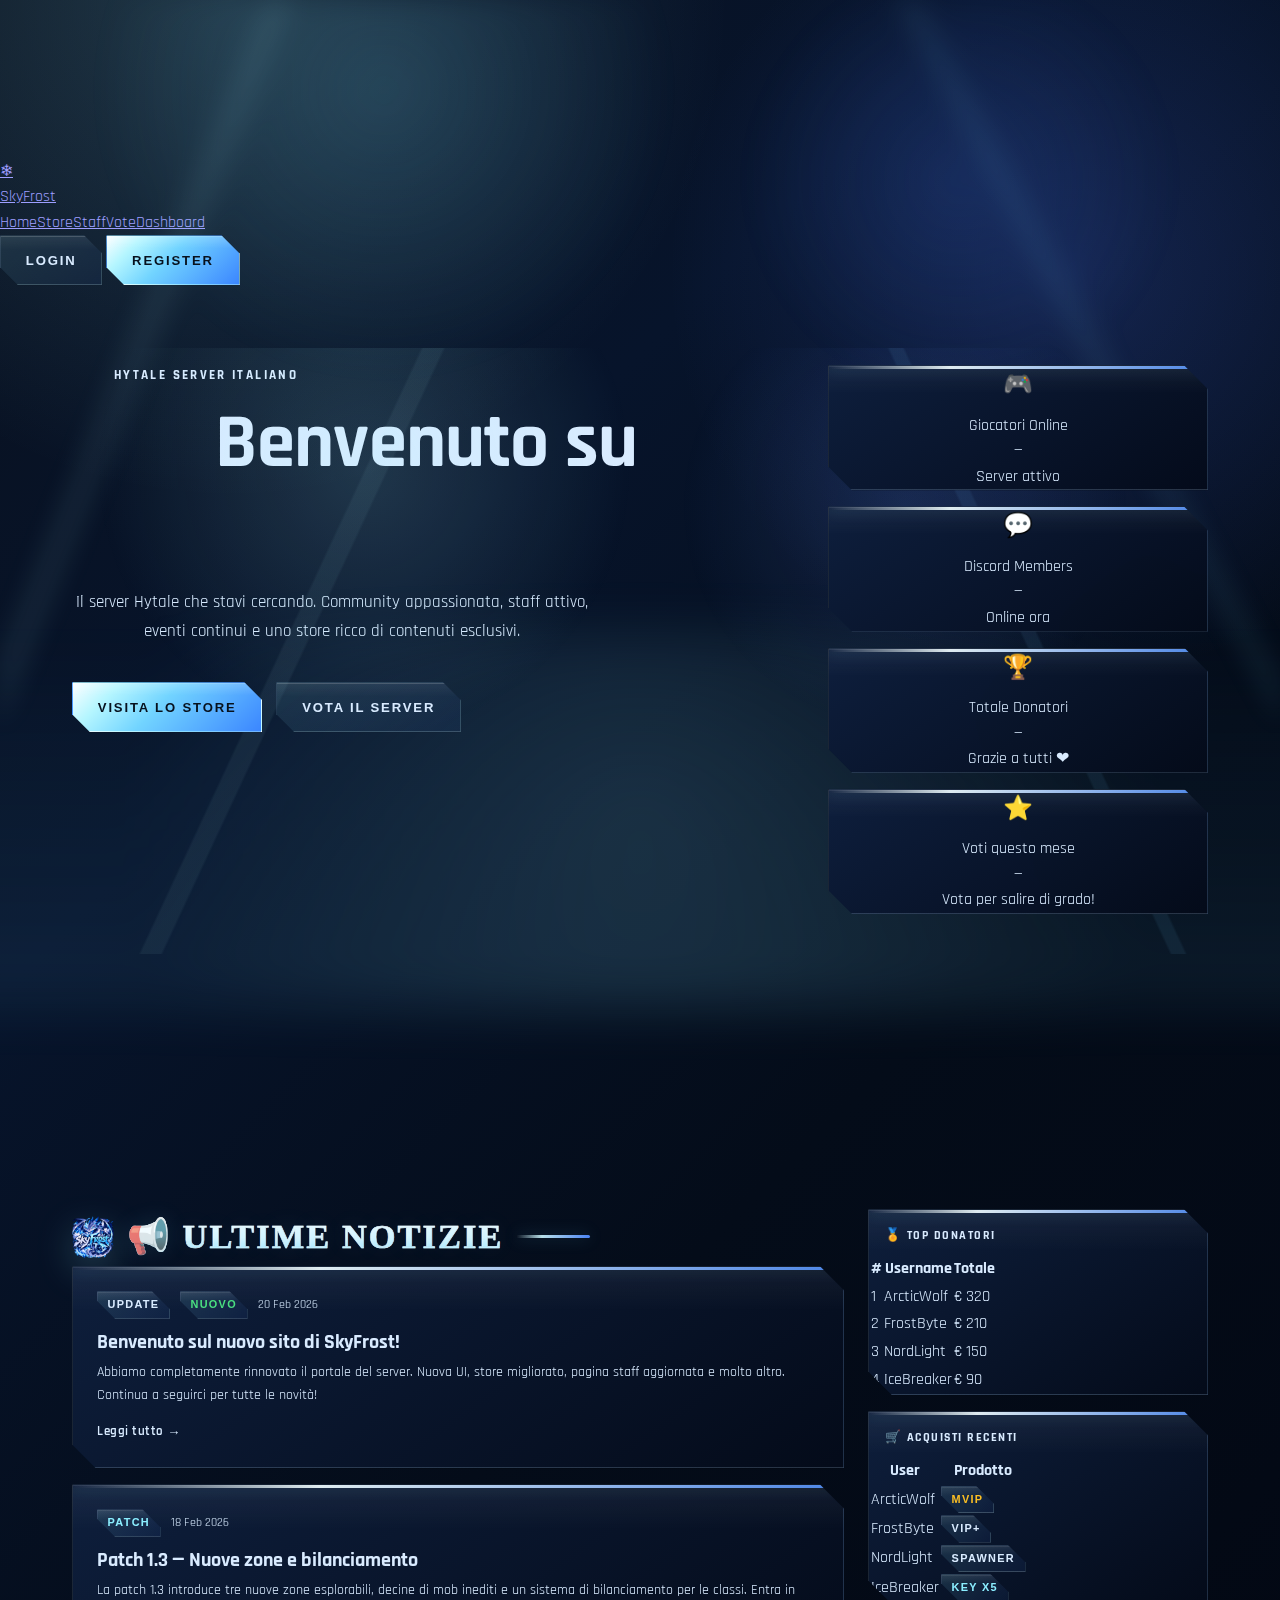
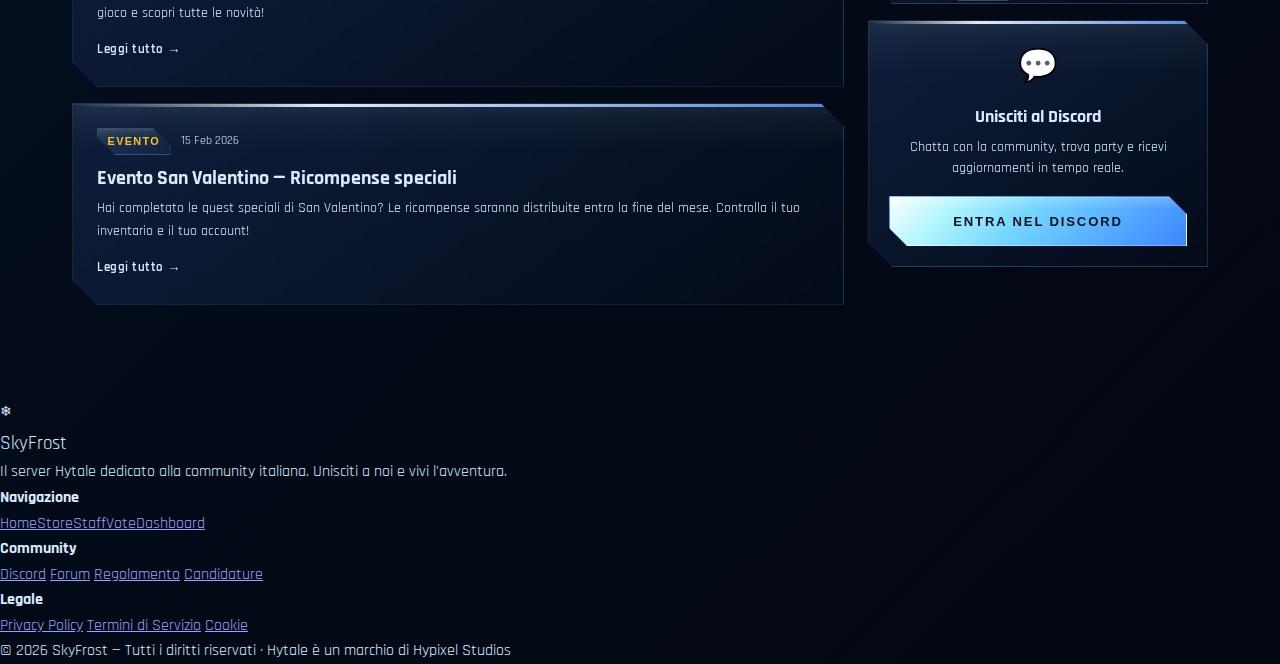
<file: index.html>
<!DOCTYPE html>
<html lang="it">
<head>
  <meta name="color-scheme" content="dark">
  <link rel="preconnect" href="https://fonts.googleapis.com">
  <link rel="preconnect" href="https://fonts.gstatic.com" crossorigin>
  <link href="https://fonts.googleapis.com/css2?family=Rajdhani:wght@400;500;600;700&family=Exo+2:ital,wght@0,300;0,400;0,600;0,800;1,300&display=swap" rel="stylesheet">
  <meta charset="UTF-8" />
  <meta name="viewport" content="width=device-width, initial-scale=1.0" />
  <title>SkyFrost — Hytale Server</title>
  <meta name="description" content="SkyFrost, il miglior server Hytale italiano. Store, staff, vote e community." />
  <link rel="stylesheet" href="assets/style.css" />
  <style>
    /* ── Hero ── */
    .hero {
      padding: 80px 32px 60px;
      max-width: 1200px;
      margin: 0 auto;
      display: grid;
      grid-template-columns: 1fr 380px;
      gap: 48px;
      align-items: start;
    }
    .hero__eyebrow {
      font-family: var(--font-head);
      font-size: .82rem;
      font-weight: 700;
      letter-spacing: .18em;
      text-transform: uppercase;
      color: var(--ice-400);
      margin-bottom: 18px;
      display: flex;
      align-items: center;
      gap: 10px;
    }
    .hero__eyebrow::before {
      content: '';
      width: 32px; height: 2px;
      background: linear-gradient(90deg, var(--ice-400), var(--cyan));
      border-radius: 1px;
    }
    .hero__title {
      font-family: var(--font-head);
      font-size: clamp(2.8rem, 6vw, 5rem);
      font-weight: 800;
      line-height: 1.05;
      letter-spacing: -.01em;
      margin-bottom: 22px;
    }
    .hero__title .highlight {
      background: linear-gradient(135deg, var(--ice-300), var(--cyan));
      -webkit-background-clip: text;
      -webkit-text-fill-color: transparent;
      background-clip: text;
    }
    .hero__desc {
      color: var(--text-2);
      font-size: 1.05rem;
      max-width: 520px;
      margin-bottom: 36px;
      line-height: 1.75;
    }
    .hero__cta { display: flex; gap: 14px; flex-wrap: wrap; }

    /* ── Stats sidebar ── */
    .stats-sidebar { display: flex; flex-direction: column; gap: 16px; }
    .stat-widget .icon {
      font-size: 1.5rem;
      margin-bottom: 8px;
    }

    /* ── Main layout ── */
    .main-grid {
      max-width: 1200px;
      margin: 0 auto;
      padding: 0 32px 80px;
      display: grid;
      grid-template-columns: 1fr 340px;
      gap: 24px;
    }

    /* ── Blog cards ── */
    .blog-card {
      padding: 24px;
      margin-bottom: 16px;
      cursor: pointer;
    }
    .blog-card__meta {
      display: flex;
      align-items: center;
      gap: 10px;
      margin-bottom: 12px;
    }
    .blog-card__date { font-size: .78rem; color: var(--text-3); }
    .blog-card__title {
      font-family: var(--font-head);
      font-size: 1.25rem;
      font-weight: 700;
      margin-bottom: 8px;
      transition: color .2s;
    }
    .blog-card:hover .blog-card__title { color: var(--ice-300); }
    .blog-card__excerpt { color: var(--text-2); font-size: .9rem; }
    .blog-card__read {
      margin-top: 14px;
      font-size: .82rem;
      font-weight: 600;
      color: var(--ice-400);
      letter-spacing: .04em;
      display: inline-flex;
      align-items: center;
      gap: 6px;
    }

    /* ── Side widgets ── */
    .sidebar { display: flex; flex-direction: column; gap: 16px; }
    .widget-title {
      font-family: var(--font-head);
      font-size: .78rem;
      font-weight: 700;
      letter-spacing: .12em;
      text-transform: uppercase;
      color: var(--text-3);
      padding: 16px 16px 0;
    }

    @media (max-width: 900px) {
      .hero        { grid-template-columns: 1fr; }
      .stats-sidebar { flex-direction: row; flex-wrap: wrap; }
      .stats-sidebar .card { flex: 1 1 140px; }
      .main-grid   { grid-template-columns: 1fr; }
    }
  </style>
</head>
<body>
<canvas id="particles-canvas"></canvas>
<div class="page-wrapper">
  <!-- Nav & Footer injected by components.js -->

  <!-- ── Hero ───────────────────────────────────── -->
  <section class="hero fade-up">
    <div class="hero__left">
      <p class="hero__eyebrow">Hytale Server Italiano</p>
      <h1 class="hero__title">
        Benvenuto su<br>
        <span class="highlight">SkyFrost</span>
      </h1>
      <p class="hero__desc">
        Il server Hytale che stavi cercando. Community appassionata, staff attivo, eventi continui e uno store ricco di contenuti esclusivi.
      </p>
      <div class="hero__cta">
        <a href="store.html" class="btn btn-primary btn-lg">Visita lo Store</a>
        <a href="vote.html"  class="btn btn-ghost btn-lg">Vota il Server</a>
      </div>
    </div>

    <!-- Stats sidebar in hero -->
    <div class="stats-sidebar">
      <div class="card stat-widget">
        <div class="icon">🎮</div>
        <div class="stat-widget__label">Giocatori Online</div>
        <div class="stat-widget__value" id="stat-players">—</div>
        <div class="stat-widget__sub">
          <span class="stat-widget__dot dot-green"></span> Server attivo
        </div>
      </div>
      <div class="card stat-widget">
        <div class="icon">💬</div>
        <div class="stat-widget__label">Discord Members</div>
        <div class="stat-widget__value" id="stat-discord">—</div>
        <div class="stat-widget__sub">
          <span class="stat-widget__dot dot-blue"></span> Online ora
        </div>
      </div>
      <div class="card stat-widget">
        <div class="icon">🏆</div>
        <div class="stat-widget__label">Totale Donatori</div>
        <div class="stat-widget__value" id="stat-donors">—</div>
        <div class="stat-widget__sub">Grazie a tutti ❤</div>
      </div>
      <div class="card stat-widget">
        <div class="icon">⭐</div>
        <div class="stat-widget__label">Voti questo mese</div>
        <div class="stat-widget__value" id="stat-votes">—</div>
        <div class="stat-widget__sub">Vota per salire di grado!</div>
      </div>
    </div>
  </section>

  <div class="glow-line" style="max-width:1200px;margin:0 auto 32px;"></div>

  <!-- ── Main Grid ──────────────────────────────── -->
  <div class="main-grid">
    <!-- Blog -->
    <div class="main-col">
      <div class="section-title">📢 Ultime Notizie</div>

      <article class="card blog-card fade-up delay-1">
        <div class="blog-card__meta">
          <span class="badge badge-blue">Update</span>
          <span class="badge badge-green">Nuovo</span>
          <span class="blog-card__date">20 Feb 2026</span>
        </div>
        <h2 class="blog-card__title">Benvenuto sul nuovo sito di SkyFrost!</h2>
        <p class="blog-card__excerpt">
          Abbiamo completamente rinnovato il portale del server. Nuova UI, store migliorato, pagina staff aggiornata e molto altro. Continua a seguirci per tutte le novità!
        </p>
        <span class="blog-card__read">Leggi tutto →</span>
      </article>

      <article class="card blog-card fade-up delay-2">
        <div class="blog-card__meta">
          <span class="badge badge-cyan">Patch</span>
          <span class="blog-card__date">18 Feb 2026</span>
        </div>
        <h2 class="blog-card__title">Patch 1.3 — Nuove zone e bilanciamento</h2>
        <p class="blog-card__excerpt">
          La patch 1.3 introduce tre nuove zone esplorabili, decine di mob inediti e un sistema di bilanciamento per le classi. Entra in gioco e scopri tutte le novità!
        </p>
        <span class="blog-card__read">Leggi tutto →</span>
      </article>

      <article class="card blog-card fade-up delay-3">
        <div class="blog-card__meta">
          <span class="badge badge-gold">Evento</span>
          <span class="blog-card__date">15 Feb 2026</span>
        </div>
        <h2 class="blog-card__title">Evento San Valentino — Ricompense speciali</h2>
        <p class="blog-card__excerpt">
          Hai completato le quest speciali di San Valentino? Le ricompense saranno distribuite entro la fine del mese. Controlla il tuo inventario e il tuo account!
        </p>
        <span class="blog-card__read">Leggi tutto →</span>
      </article>
    </div>

    <!-- Sidebar -->
    <aside class="sidebar">
      <!-- Top Donors -->
      <div class="card fade-up delay-1">
        <div class="widget-title">🏅 Top Donatori</div>
        <table class="sf-table" style="margin-top:8px">
          <thead>
            <tr><th>#</th><th>Username</th><th>Totale</th></tr>
          </thead>
          <tbody>
            <tr><td class="rank">1</td><td>ArcticWolf</td><td style="color:var(--ice-300)">€ 320</td></tr>
            <tr><td class="rank">2</td><td>FrostByte</td><td style="color:var(--ice-300)">€ 210</td></tr>
            <tr><td class="rank">3</td><td>NordLight</td><td style="color:var(--ice-300)">€ 150</td></tr>
            <tr><td class="rank">4</td><td>IceBreaker</td><td style="color:var(--ice-300)">€ 90</td></tr>
          </tbody>
        </table>
      </div>

      <!-- Recent Purchases -->
      <div class="card fade-up delay-2">
        <div class="widget-title">🛒 Acquisti Recenti</div>
        <table class="sf-table" style="margin-top:8px">
          <thead>
            <tr><th>User</th><th>Prodotto</th></tr>
          </thead>
          <tbody>
            <tr>
              <td>ArcticWolf</td>
              <td><span class="badge badge-gold">MVIP</span></td>
            </tr>
            <tr>
              <td>FrostByte</td>
              <td><span class="badge badge-blue">VIP+</span></td>
            </tr>
            <tr>
              <td>NordLight</td>
              <td><span class="badge badge-purple">Spawner</span></td>
            </tr>
            <tr>
              <td>IceBreaker</td>
              <td><span class="badge badge-cyan">Key x5</span></td>
            </tr>
          </tbody>
        </table>
      </div>

      <!-- Discord Widget -->
      <div class="card fade-up delay-3" style="padding:20px;text-align:center">
        <div style="font-size:2rem;margin-bottom:10px">💬</div>
        <div style="font-family:var(--font-head);font-size:1.1rem;font-weight:700;margin-bottom:6px">Unisciti al Discord</div>
        <div style="color:var(--text-2);font-size:.85rem;margin-bottom:16px">Chatta con la community, trova party e ricevi aggiornamenti in tempo reale.</div>
        <a href="#" class="btn btn-primary" style="width:100%;justify-content:center">Entra nel Discord</a>
      </div>
    </aside>
  </div>
</div>

<script src="assets/components.js"></script>
<script src="assets/main.js"></script>
<script>
  // Animate stats on load
  window.addEventListener('load', () => {
    setTimeout(() => SF.animateCount(document.getElementById('stat-players'), 0, 47), 400);
    setTimeout(() => SF.animateCount(document.getElementById('stat-discord'), 0, 312), 600);
    setTimeout(() => SF.animateCount(document.getElementById('stat-donors'), 0, 89), 800);
    setTimeout(() => SF.animateCount(document.getElementById('stat-votes'), 0, 154), 1000);
  });
</script>
</body>
</html>
</file>
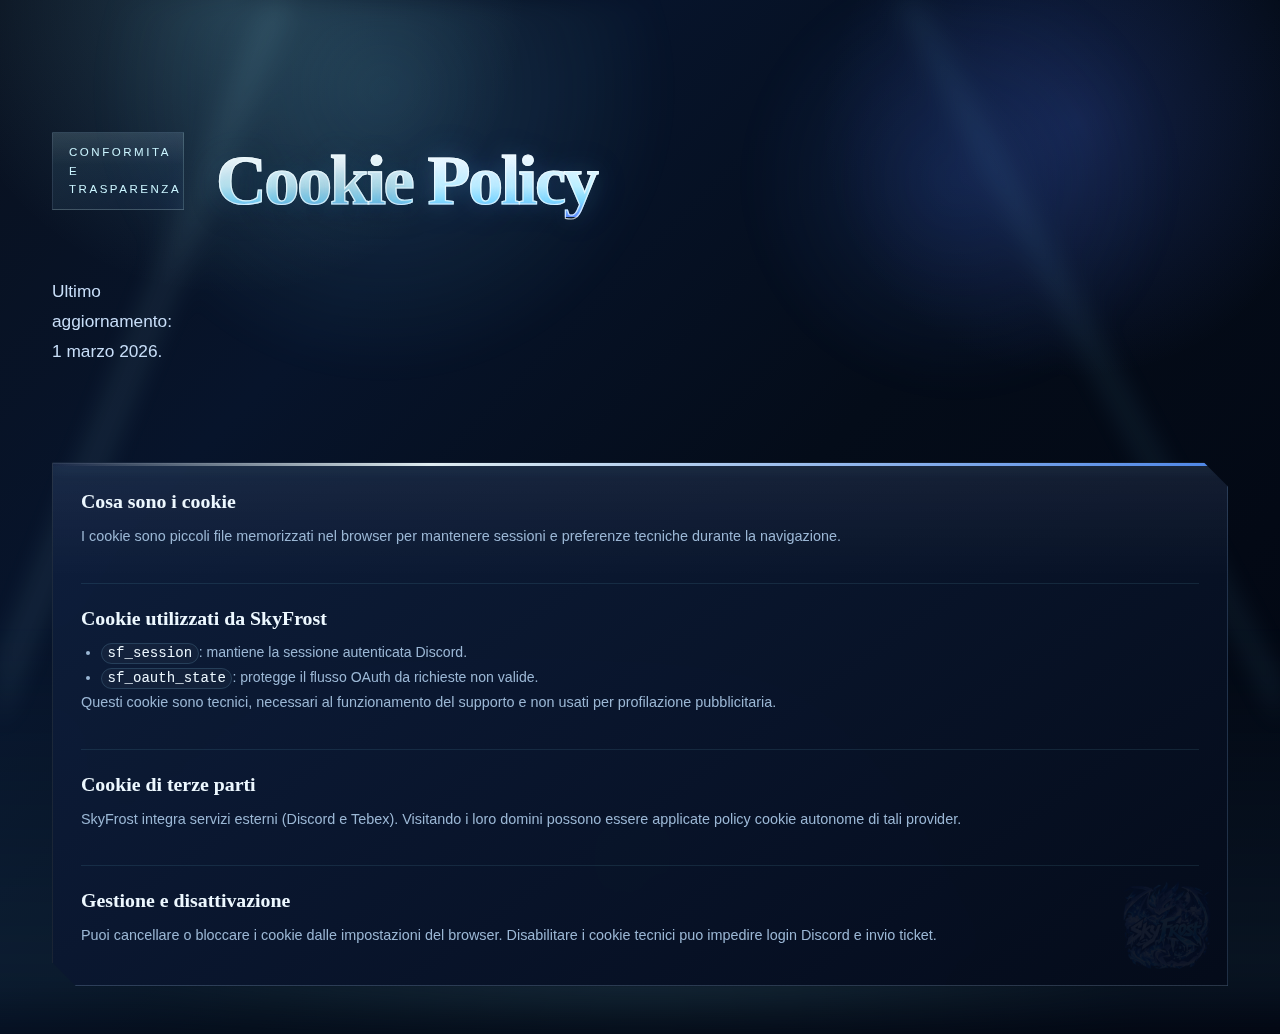
<file: cookie.html>
<!DOCTYPE html>
<html lang="it">
<head>
  <meta charset="UTF-8" />
  <meta name="viewport" content="width=device-width, initial-scale=1.0" />
  <meta name="description" content="Cookie Policy ufficiale di SkyFrost." />
  <meta name="robots" content="index,follow" />
  <meta name="theme-color" content="#060a14" />
  <link rel="canonical" href="http://skyfrost.it/cookie.html" />

  <meta property="og:type" content="website" />
  <meta property="og:site_name" content="SkyFrost" />
  <meta property="og:title" content="Cookie Policy — SkyFrost" />
  <meta property="og:description" content="Informazioni sui cookie tecnici usati dal sito SkyFrost." />
  <meta property="og:url" content="http://skyfrost.it/cookie.html" />
  <meta property="og:image" content="http://skyfrost.it/assets/og-cover.svg" />

  <meta name="twitter:card" content="summary_large_image" />
  <meta name="twitter:title" content="Cookie Policy — SkyFrost" />
  <meta name="twitter:description" content="Dettagli sui cookie e sulle tecnologie usate da SkyFrost." />
  <meta name="twitter:image" content="http://skyfrost.it/assets/og-cover.svg" />

  <link rel="icon" type="image/svg+xml" href="/favicon.svg" />
  <link rel="manifest" href="/site.webmanifest" />
  <title>Cookie Policy — SkyFrost</title>
  <link rel="stylesheet" href="assets/style.css" />
</head>
<body>
<script src="assets/components.js"></script>

<div class="page-hero">
  <p class="page-hero-eyebrow">Conformita e Trasparenza</p>
  <h1 class="page-hero-title">Cookie <span class="glow">Policy</span></h1>
  <p class="page-hero-sub">Ultimo aggiornamento: 1 marzo 2026.</p>
</div>

<div class="page-wrap">
  <div class="container">
    <section class="section-sm">
      <article class="card wiki-article">
        <div class="card-body">
          <section class="wiki-section">
            <h3>Cosa sono i cookie</h3>
            <p>I cookie sono piccoli file memorizzati nel browser per mantenere sessioni e preferenze tecniche durante la navigazione.</p>
          </section>

          <section class="wiki-section">
            <h3>Cookie utilizzati da SkyFrost</h3>
            <ul class="wiki-list">
              <li><code>sf_session</code>: mantiene la sessione autenticata Discord.</li>
              <li><code>sf_oauth_state</code>: protegge il flusso OAuth da richieste non valide.</li>
            </ul>
            <p>Questi cookie sono tecnici, necessari al funzionamento del supporto e non usati per profilazione pubblicitaria.</p>
          </section>

          <section class="wiki-section">
            <h3>Cookie di terze parti</h3>
            <p>SkyFrost integra servizi esterni (Discord e Tebex). Visitando i loro domini possono essere applicate policy cookie autonome di tali provider.</p>
          </section>

          <section class="wiki-section">
            <h3>Gestione e disattivazione</h3>
            <p>Puoi cancellare o bloccare i cookie dalle impostazioni del browser. Disabilitare i cookie tecnici puo impedire login Discord e invio ticket.</p>
          </section>
        </div>
      </article>
    </section>
  </div>
</div>

<script src="assets/main.js"></script>
</body>
</html>
</file>
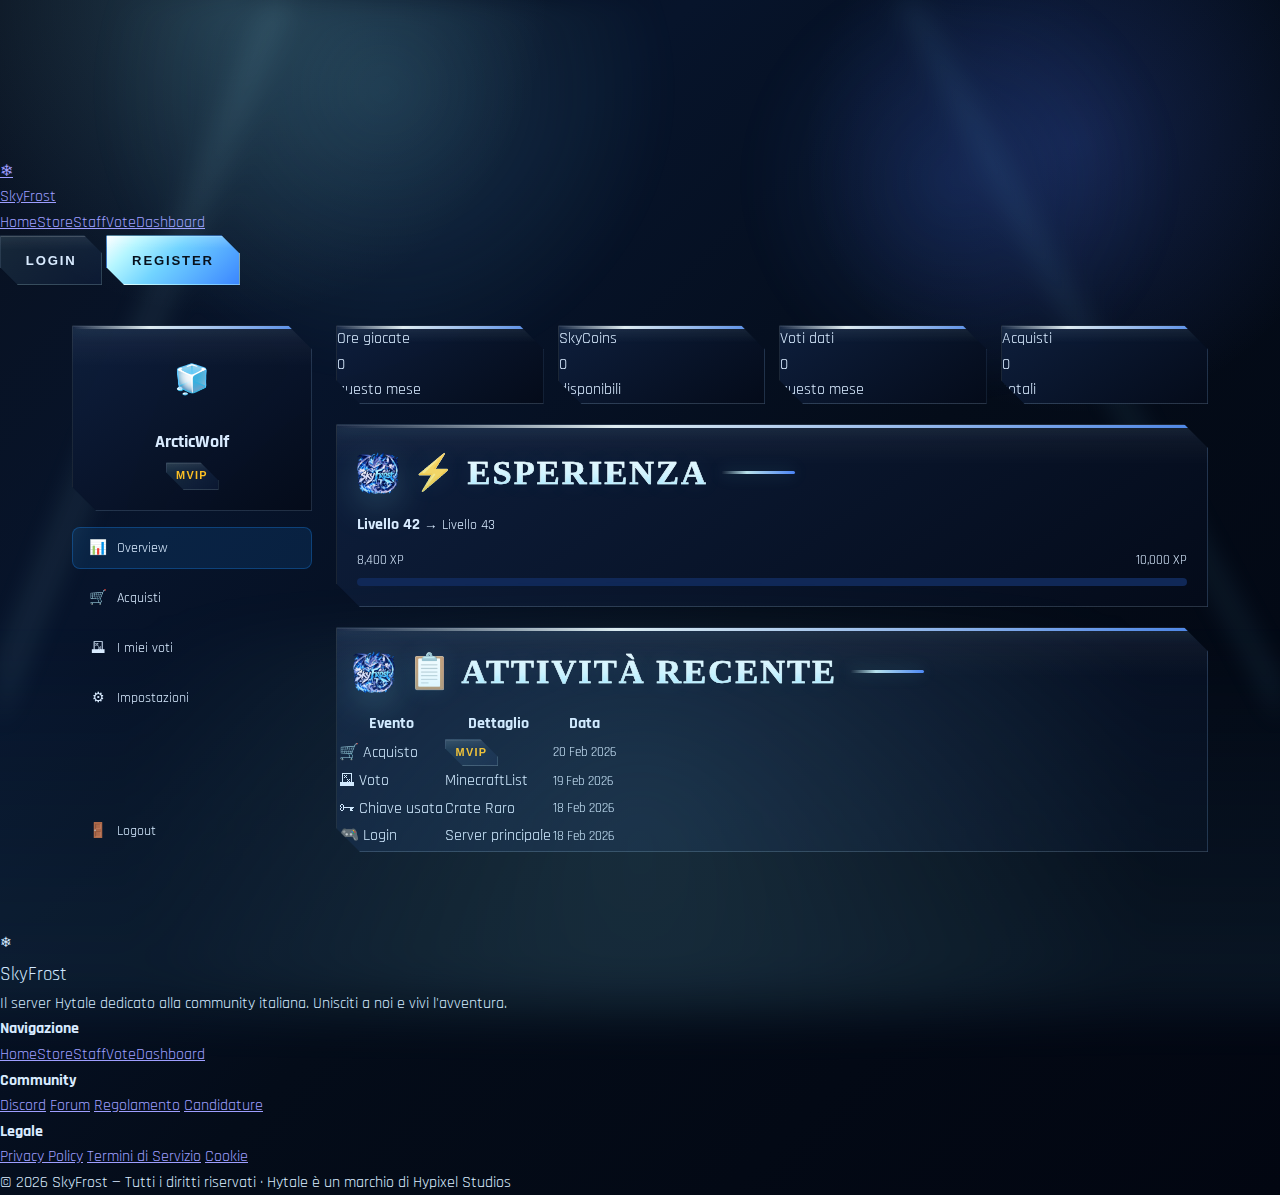
<file: dashboard.html>
<!DOCTYPE html>
<html lang="it">
<head>
  <meta name="color-scheme" content="dark">
  <link rel="preconnect" href="https://fonts.googleapis.com">
  <link rel="preconnect" href="https://fonts.gstatic.com" crossorigin>
  <link href="https://fonts.googleapis.com/css2?family=Rajdhani:wght@400;500;600;700&family=Exo+2:ital,wght@0,300;0,400;0,600;0,800;1,300&display=swap" rel="stylesheet">
  <meta charset="UTF-8" />
  <meta name="viewport" content="width=device-width, initial-scale=1.0" />
  <title>SkyFrost — Dashboard</title>
  <link rel="stylesheet" href="assets/style.css" />
  <style>
    .dash-layout {
      max-width: 1200px;
      margin: 0 auto;
      padding: 40px 32px 80px;
      display: grid;
      grid-template-columns: 240px 1fr;
      gap: 24px;
    }

    /* Sidebar */
    .dash-sidebar { display: flex; flex-direction: column; gap: 8px; }
    .dash-user {
      padding: 20px;
      text-align: center;
      margin-bottom: 8px;
    }
    .dash-user__avatar {
      width: 70px; height: 70px;
      background: linear-gradient(135deg, var(--ice-500), var(--cyan));
      border-radius: 50%;
      display: flex;
      align-items: center;
      justify-content: center;
      font-size: 1.8rem;
      margin: 0 auto 12px;
      box-shadow: 0 0 20px var(--ice-glow);
    }
    .dash-user__name { font-family: var(--font-head); font-size: 1.1rem; font-weight: 700; }
    .dash-user__rank { margin-top: 6px; }

    .nav-item {
      display: flex;
      align-items: center;
      gap: 10px;
      padding: 11px 16px;
      border-radius: 8px;
      color: var(--text-2);
      font-size: .9rem;
      cursor: pointer;
      border: 1px solid transparent;
      transition: all .2s;
      background: none;
      width: 100%;
      text-align: left;
    }
    .nav-item:hover { background: var(--glass-b); color: var(--text-1); border-color: var(--border); }
    .nav-item.active {
      background: rgba(26,144,255,.12);
      color: var(--ice-300);
      border-color: rgba(26,144,255,.3);
    }
    .nav-item .icon { width: 18px; text-align: center; }

    /* Main content */
    .dash-main { display: flex; flex-direction: column; gap: 20px; }

    .panel { display: none; }
    .panel.active { display: flex; flex-direction: column; gap: 20px; }

    /* Stats row */
    .stats-row {
      display: grid;
      grid-template-columns: repeat(4, 1fr);
      gap: 14px;
    }

    /* XP bar */
    .xp-bar-wrap { padding: 20px; }
    .xp-bar-label {
      display: flex;
      justify-content: space-between;
      font-size: .8rem;
      color: var(--text-3);
      margin-bottom: 8px;
    }
    .xp-bar {
      height: 8px;
      background: var(--bg-3);
      border-radius: 4px;
      overflow: hidden;
    }
    .xp-fill {
      height: 100%;
      background: linear-gradient(90deg, var(--ice-500), var(--cyan));
      border-radius: 4px;
      width: 0;
      transition: width 1.2s cubic-bezier(.22,1,.36,1);
    }

    /* Purchases table */
    .section-header {
      display: flex;
      align-items: center;
      justify-content: space-between;
      margin-bottom: 14px;
    }

    /* Settings form */
    .settings-grid { display: grid; grid-template-columns: 1fr 1fr; gap: 18px; }

    @media (max-width: 900px) {
      .dash-layout { grid-template-columns: 1fr; }
      .dash-sidebar { flex-direction: row; flex-wrap: wrap; }
      .dash-user { display: none; }
      .stats-row { grid-template-columns: 1fr 1fr; }
      .settings-grid { grid-template-columns: 1fr; }
    }
  </style>
</head>
<body>
<canvas id="particles-canvas"></canvas>
<div class="page-wrapper">

  <div class="dash-layout">

    <!-- Sidebar -->
    <aside class="dash-sidebar">
      <div class="card dash-user fade-up">
        <div class="dash-user__avatar">🧊</div>
        <div class="dash-user__name">ArcticWolf</div>
        <div class="dash-user__rank"><span class="badge badge-gold">MVIP</span></div>
      </div>

      <button class="nav-item active" onclick="showPanel('overview', this)">
        <span class="icon">📊</span> Overview
      </button>
      <button class="nav-item" onclick="showPanel('purchases', this)">
        <span class="icon">🛒</span> Acquisti
      </button>
      <button class="nav-item" onclick="showPanel('votes', this)">
        <span class="icon">🗳</span> I miei voti
      </button>
      <button class="nav-item" onclick="showPanel('settings', this)">
        <span class="icon">⚙</span> Impostazioni
      </button>
      <div style="flex:1"></div>
      <button class="nav-item" style="color:var(--text-3);margin-top:auto" onclick="location.href='index.html'">
        <span class="icon">🚪</span> Logout
      </button>
    </aside>

    <!-- Main -->
    <div class="dash-main">

      <!-- Overview -->
      <div class="panel active" id="panel-overview">

        <div class="stats-row">
          <div class="card stat-widget fade-up delay-1">
            <div class="stat-widget__label">Ore giocate</div>
            <div class="stat-widget__value" id="d-hours">0</div>
            <div class="stat-widget__sub">questo mese</div>
          </div>
          <div class="card stat-widget fade-up delay-2">
            <div class="stat-widget__label">SkyCoins</div>
            <div class="stat-widget__value" id="d-coins">0</div>
            <div class="stat-widget__sub">disponibili</div>
          </div>
          <div class="card stat-widget fade-up delay-3">
            <div class="stat-widget__label">Voti dati</div>
            <div class="stat-widget__value" id="d-votes">0</div>
            <div class="stat-widget__sub">questo mese</div>
          </div>
          <div class="card stat-widget fade-up delay-4">
            <div class="stat-widget__label">Acquisti</div>
            <div class="stat-widget__value" id="d-purchases">0</div>
            <div class="stat-widget__sub">totali</div>
          </div>
        </div>

        <!-- XP -->
        <div class="card xp-bar-wrap fade-up">
          <div class="section-title" style="margin-bottom:12px">⚡ Esperienza</div>
          <div style="font-family:var(--font-head);font-size:1rem;font-weight:700;margin-bottom:12px">
            Livello 42 <span style="color:var(--text-3);font-size:.85rem;font-weight:400">→ Livello 43</span>
          </div>
          <div class="xp-bar-label">
            <span>8,400 XP</span>
            <span>10,000 XP</span>
          </div>
          <div class="xp-bar">
            <div class="xp-fill" id="xp-fill"></div>
          </div>
        </div>

        <!-- Recent activity -->
        <div class="card fade-up">
          <div style="padding:16px 16px 8px">
            <div class="section-title">📋 Attività Recente</div>
          </div>
          <table class="sf-table">
            <thead><tr><th>Evento</th><th>Dettaglio</th><th>Data</th></tr></thead>
            <tbody>
              <tr><td>🛒 Acquisto</td><td><span class="badge badge-gold">MVIP</span></td><td style="color:var(--text-3);font-size:.8rem">20 Feb 2026</td></tr>
              <tr><td>🗳 Voto</td><td>MinecraftList</td><td style="color:var(--text-3);font-size:.8rem">19 Feb 2026</td></tr>
              <tr><td>🗝 Chiave usata</td><td>Crate Raro</td><td style="color:var(--text-3);font-size:.8rem">18 Feb 2026</td></tr>
              <tr><td>🎮 Login</td><td>Server principale</td><td style="color:var(--text-3);font-size:.8rem">18 Feb 2026</td></tr>
            </tbody>
          </table>
        </div>
      </div>

      <!-- Purchases -->
      <div class="panel" id="panel-purchases">
        <div class="card fade-up">
          <div style="padding:16px 16px 8px">
            <div class="section-title">🛒 Storico Acquisti</div>
          </div>
          <table class="sf-table">
            <thead><tr><th>Prodotto</th><th>Prezzo</th><th>Status</th><th>Data</th></tr></thead>
            <tbody>
              <tr>
                <td><strong>MVIP</strong></td>
                <td style="color:var(--ice-300)">€ 19,99</td>
                <td><span class="badge badge-green">Completato</span></td>
                <td style="color:var(--text-3);font-size:.8rem">20 Feb 2026</td>
              </tr>
              <tr>
                <td><strong>Vote Key x3</strong></td>
                <td style="color:var(--ice-300)">€ 3,49</td>
                <td><span class="badge badge-green">Completato</span></td>
                <td style="color:var(--text-3);font-size:.8rem">10 Gen 2026</td>
              </tr>
              <tr>
                <td><strong>25.000 SkyCoins</strong></td>
                <td style="color:var(--ice-300)">€ 7,99</td>
                <td><span class="badge badge-green">Completato</span></td>
                <td style="color:var(--text-3);font-size:.8rem">5 Gen 2026</td>
              </tr>
            </tbody>
          </table>
        </div>
      </div>

      <!-- Votes -->
      <div class="panel" id="panel-votes">
        <div class="card fade-up">
          <div style="padding:16px 16px 8px">
            <div class="section-title">🗳 I miei voti</div>
          </div>
          <table class="sf-table">
            <thead><tr><th>Sito</th><th>Ultimo voto</th><th>Status</th><th>Azione</th></tr></thead>
            <tbody>
              <tr>
                <td>MinecraftList</td>
                <td style="color:var(--text-3);font-size:.8rem">19 Feb 2026 — 14:32</td>
                <td><span class="badge badge-green">Disponibile</span></td>
                <td><a href="vote.html" class="btn btn-primary btn-sm">Vota</a></td>
              </tr>
              <tr>
                <td>ServerList.gg</td>
                <td style="color:var(--text-3);font-size:.8rem">19 Feb 2026 — 14:35</td>
                <td><span class="badge badge-green">Disponibile</span></td>
                <td><a href="vote.html" class="btn btn-primary btn-sm">Vota</a></td>
              </tr>
              <tr>
                <td>HytaleServers</td>
                <td style="color:var(--text-3);font-size:.8rem">20 Feb 2026 — 09:10</td>
                <td><span class="badge badge-red">Attendi 4h</span></td>
                <td><button class="btn btn-ghost btn-sm" disabled>In attesa</button></td>
              </tr>
            </tbody>
          </table>
        </div>
      </div>

      <!-- Settings -->
      <div class="panel" id="panel-settings">
        <div class="card fade-up" style="padding:28px">
          <div class="section-title">⚙ Impostazioni Account</div>
          <div class="settings-grid">
            <div class="form-group">
              <label class="sf-label">Username</label>
              <input type="text" class="sf-input" value="ArcticWolf" />
            </div>
            <div class="form-group">
              <label class="sf-label">Email</label>
              <input type="email" class="sf-input" value="arctic@example.com" />
            </div>
            <div class="form-group">
              <label class="sf-label">Nuova Password</label>
              <input type="password" class="sf-input" placeholder="Lascia vuoto per non cambiare" />
            </div>
            <div class="form-group">
              <label class="sf-label">Conferma Password</label>
              <input type="password" class="sf-input" placeholder="Ripeti la password" />
            </div>
          </div>
          <div style="margin-top:8px">
            <button class="btn btn-primary">Salva modifiche</button>
          </div>
        </div>

        <div class="card fade-up delay-1" style="padding:28px">
          <div class="section-title">🔗 Connessioni</div>
          <div style="display:flex;align-items:center;justify-content:space-between;padding:14px 0;border-bottom:1px solid var(--border)">
            <div style="display:flex;align-items:center;gap:12px">
              <span style="font-size:1.4rem">🎮</span>
              <div>
                <div style="font-weight:600;font-size:.92rem">Discord</div>
                <div style="color:var(--text-3);font-size:.78rem">Non connesso</div>
              </div>
            </div>
            <button class="btn btn-outline btn-sm">Connetti</button>
          </div>
        </div>
      </div>

    </div>
  </div>

</div>

<script src="assets/components.js"></script>
<script src="assets/main.js"></script>
<script>
  function showPanel(id, btn) {
    document.querySelectorAll('.panel').forEach(p => p.classList.remove('active'));
    document.querySelectorAll('.nav-item').forEach(b => b.classList.remove('active'));
    document.getElementById('panel-' + id).classList.add('active');
    btn.classList.add('active');
  }

  window.addEventListener('load', () => {
    setTimeout(() => SF.animateCount(document.getElementById('d-hours'), 0, 87), 400);
    setTimeout(() => SF.animateCount(document.getElementById('d-coins'), 0, 6240), 500);
    setTimeout(() => SF.animateCount(document.getElementById('d-votes'), 0, 48), 600);
    setTimeout(() => SF.animateCount(document.getElementById('d-purchases'), 0, 3), 700);
    setTimeout(() => { document.getElementById('xp-fill').style.width = '84%'; }, 500);
  });
</script>
</body>
</html>
</file>
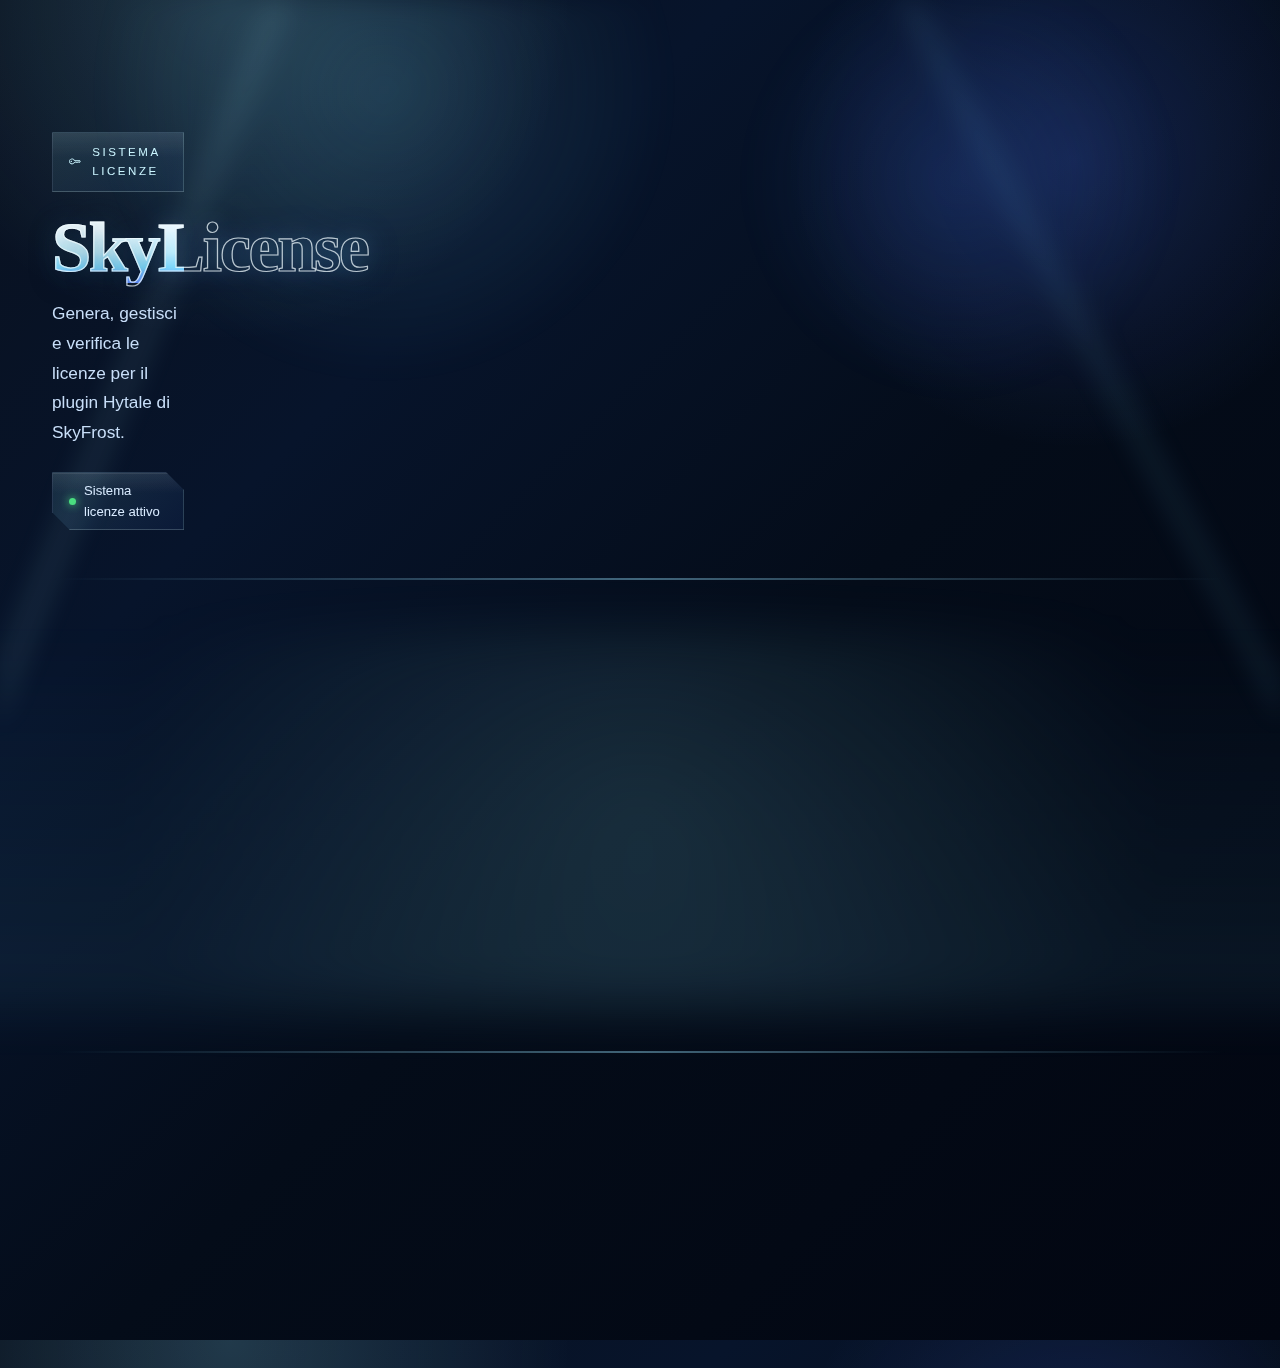
<file: licenses.html>
<!DOCTYPE html>
<html lang="it">
<head>
  <!-- Google tag (gtag.js) -->
  <script async src="https://www.googletagmanager.com/gtag/js?id=AW-18093249003"></script>
  <script>
    window.dataLayer = window.dataLayer || [];
    function gtag(){dataLayer.push(arguments);}
    gtag('js', new Date());

    gtag('config', 'AW-18093249003');
  </script>
  <meta charset="UTF-8" />
  <meta name="viewport" content="width=device-width, initial-scale=1.0" />
  <meta name="description" content="Gestione licenze per il plugin Hytale di SkyFrost Network. Genera, valida e gestisci le licenze del tuo server." data-i18n-content="meta_licenses_desc" />
  <meta name="robots" content="noindex,follow" />
  <meta name="theme-color" content="#000c42" />
  <link rel="preconnect" href="https://fonts.googleapis.com" />
  <link rel="preconnect" href="https://fonts.gstatic.com" crossorigin />
  
  <link rel="canonical" href="https://skyfrost.it/licenses" />

  <meta property="og:type" content="website" />
  <meta property="og:site_name" content="SkyFrost Network" data-i18n-content="meta_site_name" />
  <meta property="og:title" content="Licenze Plugin — SkyFrost Network" data-i18n-content="meta_licenses_title" />
  <meta property="og:description" content="Gestione licenze per il plugin Hytale di SkyFrost Network." data-i18n-content="meta_licenses_desc" />
  <meta property="og:url" content="https://skyfrost.it/licenses" />
  <meta property="og:image" content="https://skyfrost.it/assets/skyfrost-logo.png" />

  <meta name="twitter:card" content="summary_large_image" />
  <meta name="twitter:title" content="Licenze Plugin — SkyFrost Network" data-i18n-content="meta_licenses_title" />
  <meta name="twitter:description" content="Genera e gestisci le licenze del plugin Hytale SkyFrost Network." data-i18n-content="meta_licenses_desc" />
  <meta name="twitter:image" content="https://skyfrost.it/assets/skyfrost-logo.png" />

  <link rel="icon" type="image/png" href="/assets/skyfrost-logo.png" />
  <link rel="manifest" href="/site.webmanifest" />
  <link rel="stylesheet" href="https://cdn.jsdelivr.net/npm/bootstrap-icons@1.13.1/font/bootstrap-icons.min.css" />
  <title data-i18n="meta_licenses_title">Licenze Plugin — SkyFrost Network</title>
  <link rel="stylesheet" href="assets/style.css?v=3" />
</head>
<body>
<script src="assets/components.js"></script>

<div class="page-wrap">
  <div class="page-hero">
    <div class="page-hero-copy">
      <p class="page-hero-eyebrow"><i class="bi bi-key" aria-hidden="true"></i> <span data-i18n="licenses_eyebrow">Sistema Licenze</span></p>
      <h1 class="page-hero-title"><span data-i18n="licenses_title_plain">Sky</span><span class="glow" data-i18n="licenses_title_glow">License</span></h1>
      <p class="page-hero-sub" data-i18n="licenses_subtitle">Genera, gestisci e verifica le licenze per il plugin Hytale di SkyFrost.</p>
      <div style="margin-top:1.5rem;display:flex;gap:1rem;justify-content:flex-start;flex-wrap:wrap;">
        <div class="status-pill">
          <span class="status-dot online"></span>
          <span data-i18n="licenses_status_active">Sistema licenze attivo</span>
        </div>
      </div>
    </div>
  </div>

  <div class="container">
    <div class="divider" style="margin-bottom:3rem;"></div>

    <!-- ══════════════════════════════
         VERIFICA LICENZA (Pubblica)
    ══════════════════════════════ -->
    <section class="section reveal" id="license-check-section">
      <div class="section-header">
        <h2 class="section-title"><i class="bi bi-search" aria-hidden="true" style="font-size:0.8em;margin-right:0.3em;color:var(--primary);"></i> <span data-i18n="licenses_validate_title">Verifica Licenza</span></h2>
      </div>
      <div class="card" style="padding:2rem;">
        <p style="color:var(--text-dim);margin-bottom:1.5rem;font-size:.88rem;" data-i18n="licenses_validate_desc">
          Inserisci la chiave di licenza per verificarne la validità.
        </p>
        <div style="display:flex;gap:1rem;flex-wrap:wrap;align-items:flex-end;">
          <div style="flex:1;min-width:260px;">
            <label for="validate-key" style="display:block;font-size:.78rem;color:var(--text-muted);margin-bottom:.4rem;font-family:'Rajdhani',sans-serif;" data-i18n="licenses_validate_label">Fingerprint Licenza</label>
            <input type="text" id="validate-key" placeholder="Inserisci il fingerprint SHA-256" data-i18n-placeholder="licenses_validate_placeholder" class="form-control" style="width:100%;" autocomplete="off" spellcheck="false" />
          </div>
          <button type="button" id="validate-btn" class="btn btn-cyan" data-i18n="licenses_validate_btn">Verifica</button>
        </div>
        <div id="validate-result" style="margin-top:1.25rem;display:none;"></div>
      </div>
    </section>

    <div class="divider"></div>

    <!-- ══════════════════════════════
         PANNELLO ADMIN
    ══════════════════════════════ -->
    <section class="section reveal" id="license-admin-section">
      <div class="section-header">
        <h2 class="section-title"><i class="bi bi-shield-lock" aria-hidden="true" style="font-size:0.8em;margin-right:0.3em;color:var(--primary);"></i> <span data-i18n="licenses_admin_title">Pannello Admin</span></h2>
      </div>

      <!-- Auth status -->
      <div id="license-auth-state" class="support-auth-state" style="margin-bottom:1.5rem;">
        <span data-i18n="licenses_auth_checking">Verifica sessione…</span>
      </div>



      <!-- Admin panel (hidden until unlocked) -->
      <div id="admin-panel" style="display:none;">

        <!-- Insert license form -->
        <div class="card" style="padding:2rem;margin-bottom:1.5rem;">
          <h3 style="font-family:var(--font-headline);color:var(--frost);font-size:1.05rem;margin-bottom:1.25rem;">
            <i class="bi bi-plus-circle" aria-hidden="true" style="color:var(--primary);margin-right:0.3em;"></i> <span data-i18n="licenses_insert_title">Inserisci Nuova Licenza</span>
          </h3>
          <div style="display:flex;gap:1rem;flex-wrap:wrap;align-items:flex-end;">
            <div style="flex:1;min-width:200px;">
              <label for="gen-fingerprint" style="display:block;font-size:.78rem;color:var(--text-muted);margin-bottom:.4rem;font-family:'Rajdhani',sans-serif;" data-i18n="licenses_insert_fingerprint">Fingerprint *</label>
              <input type="text" id="gen-fingerprint" placeholder="Dal ticket" data-i18n-placeholder="licenses_insert_fingerprint_ph" class="form-control" style="width:100%;" autocomplete="off" maxlength="64" />
            </div>
            <div style="flex:1;min-width:150px;">
              <label for="gen-hostname" style="display:block;font-size:.78rem;color:var(--text-muted);margin-bottom:.4rem;font-family:'Rajdhani',sans-serif;" data-i18n="licenses_insert_hostname">Hostname (opzionale)</label>
              <input type="text" id="gen-hostname" placeholder="Es. play.server.it" data-i18n-placeholder="licenses_insert_hostname_ph" class="form-control" style="width:100%;" autocomplete="off" maxlength="255" />
            </div>
            <button type="button" id="gen-btn" class="btn btn-cyan" data-i18n="licenses_insert_btn">Inserisci</button>
          </div>
          <div id="gen-result" style="margin-top:1rem;display:none;"></div>
        </div>

        <!-- License table -->
        <div class="card" style="overflow-x:auto;">
          <div class="card-header-bar" style="display:flex; justify-content:space-between; align-items:center;">
             <i class="bi bi-list-check" aria-hidden="true" style="color:var(--primary);margin-right:0.3em;"></i> <span data-i18n="licenses_registered_title">Licenze Registrate</span>
             <select id="filter-status" class="form-control" style="padding:0.2rem 0.5rem; font-size:0.8rem; height:auto; border:1px solid var(--border);">
               <option value="" data-i18n="licenses_filter_all">Tutte</option>
               <option value="pending" data-i18n="licenses_filter_pending">In Attesa</option>
               <option value="approved" data-i18n="licenses_filter_approved">Approvate</option>
               <option value="revoked" data-i18n="licenses_filter_revoked">Revocate</option>
             </select>
          </div>
          <div id="license-table-wrap" style="padding:1rem;">
            <p style="color:var(--text-dim);font-size:.85rem;" data-i18n="loading_generic">Caricamento...</p>
          </div>
        </div>

      </div><!-- /admin-panel -->
    </section>

  </div><!-- /container -->
</div><!-- /page-wrap -->

<script src="assets/main.js"></script>
<script>document.addEventListener('DOMContentLoaded', () => SkyFrost.initLicenses());</script>
</body>
</html>
</file>
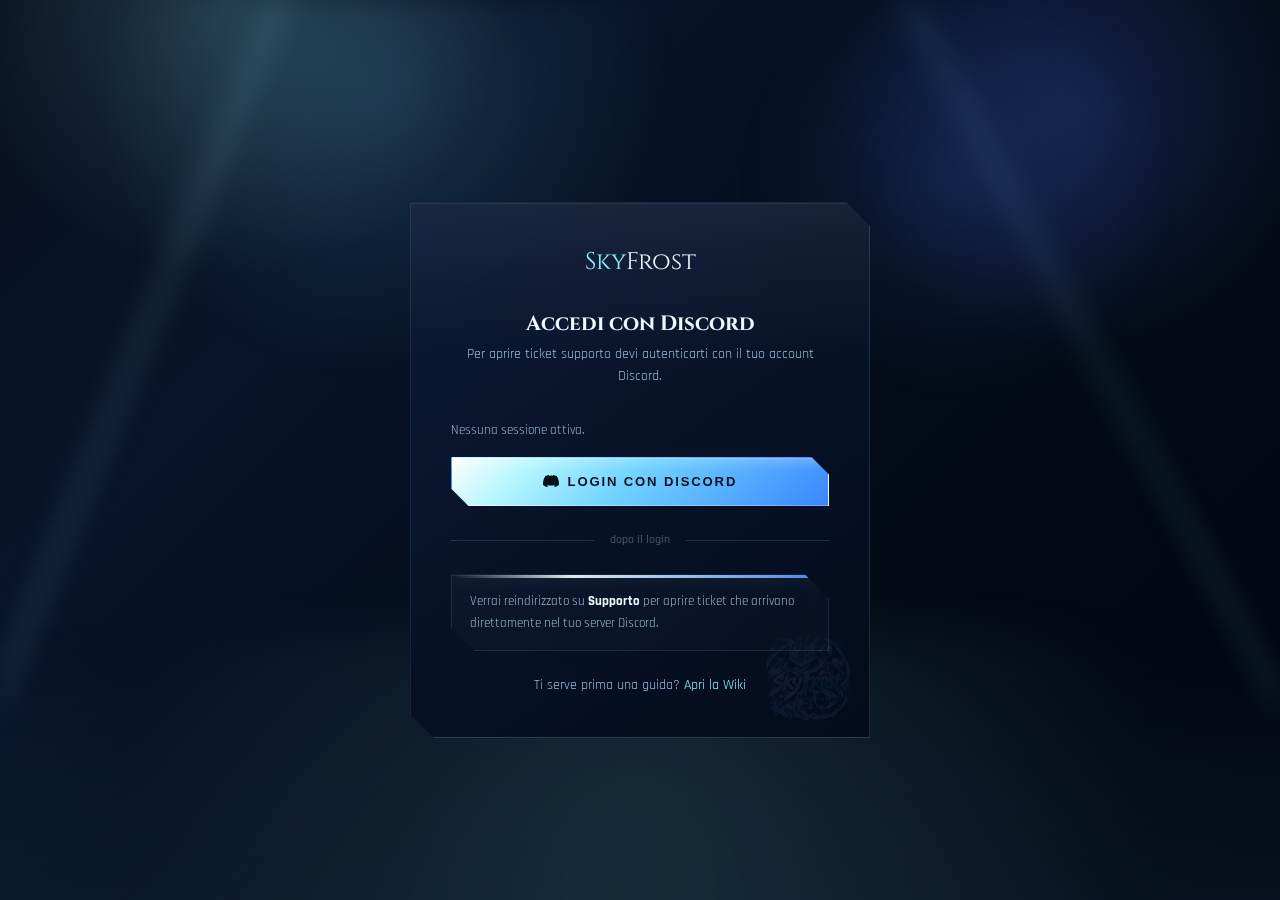
<file: login.html>
<!DOCTYPE html>
<html lang="it">
<head>
  <meta charset="UTF-8" />
  <meta name="viewport" content="width=device-width, initial-scale=1.0" />
  <meta name="description" content="Accedi con Discord a SkyFrost per gestire ticket e supporto personalizzato." />
  <meta name="robots" content="noindex,follow" />
  <meta name="theme-color" content="#060a14" />
  <link rel="preconnect" href="https://fonts.googleapis.com" />
  <link rel="preconnect" href="https://fonts.gstatic.com" crossorigin />
  <link href="https://fonts.googleapis.com/css2?family=Cinzel:wght@400;600;700&family=Rajdhani:wght@300;400;500;600;700&display=swap" rel="stylesheet" />
  <link rel="canonical" href="https://skyfrost.it/login" />

  <meta property="og:type" content="website" />
  <meta property="og:site_name" content="SkyFrost" />
  <meta property="og:title" content="Login Discord — SkyFrost" />
  <meta property="og:description" content="Autenticati con Discord per aprire ticket sul supporto SkyFrost." />
  <meta property="og:url" content="https://skyfrost.it/login" />
  <meta property="og:image" content="https://skyfrost.it/assets/og-cover.svg" />

  <meta name="twitter:card" content="summary_large_image" />
  <meta name="twitter:title" content="Login Discord — SkyFrost" />
  <meta name="twitter:description" content="Accesso Discord per ticket e supporto." />
  <meta name="twitter:image" content="https://skyfrost.it/assets/og-cover.svg" />

  <link rel="icon" type="image/svg+xml" href="/favicon.svg" />
  <link rel="manifest" href="/site.webmanifest" />
  <title>Login Discord — SkyFrost</title>
  <link rel="stylesheet" href="assets/style.css" />
</head>
<body>
<script src="assets/components.js"></script>

<div class="auth-page">
  <div class="auth-card" style="max-width:460px;">

    <div class="auth-logo">
      <a href="/">Sky<span>Frost</span></a>
    </div>

    <h2 class="auth-title" id="login-title">Accedi con Discord</h2>
    <p class="auth-sub">Per aprire ticket supporto devi autenticarti con il tuo account Discord.</p>

    <div id="login-status" class="support-auth-state" style="margin-bottom:1rem;">Nessuna sessione attiva.</div>

    <a id="discord-login-btn" href="/api/auth?action=start" class="btn btn-cyan btn-block btn-lg" style="justify-content:center;gap:.55rem;">
      <svg width="16" height="16" viewBox="0 0 24 24" fill="currentColor"><path d="M20.317 4.37a19.791 19.791 0 0 0-4.885-1.515.074.074 0 0 0-.079.037c-.21.375-.444.864-.608 1.25a18.27 18.27 0 0 0-5.487 0 12.64 12.64 0 0 0-.617-1.25.077.077 0 0 0-.079-.037A19.736 19.736 0 0 0 3.677 4.37a.07.07 0 0 0-.032.027C.533 9.046-.32 13.58.099 18.057c.002.022.015.043.03.056A19.9 19.9 0 0 0 6.1 21.01a.077.077 0 0 0 .084-.028c.462-.63.874-1.295 1.226-1.994a.076.076 0 0 0-.041-.106 13.107 13.107 0 0 1-1.872-.892.077.077 0 0 1-.008-.128 10.2 10.2 0 0 0 .372-.292.074.074 0 0 1 .077-.01c3.928 1.793 8.18 1.793 12.062 0a.074.074 0 0 1 .078.01c.12.098.246.198.373.292a.077.077 0 0 1-.006.127 12.299 12.299 0 0 1-1.873.892.077.077 0 0 0-.041.107c.36.698.772 1.362 1.225 1.993a.076.076 0 0 0 .084.028 19.839 19.839 0 0 0 6.002-3.03.077.077 0 0 0 .032-.054c.5-5.177-.838-9.674-3.549-13.66a.061.061 0 0 0-.031-.03z"/></svg>
      Login con Discord
    </a>

    <div class="auth-divider">dopo il login</div>
    <div class="card" style="padding:1rem 1.1rem;background:rgba(255,255,255,.02);">
      <p style="font-size:.84rem;color:var(--text-dim);line-height:1.6;">
        Verrai reindirizzato su <strong style="color:var(--frost);">Supporto</strong> per aprire ticket che arrivano
        direttamente nel tuo server Discord.
      </p>
    </div>

    <div class="auth-footer">
      Ti serve prima una guida? <a href="/wiki">Apri la Wiki</a>
    </div>

  </div>
</div>

<script src="assets/main.js"></script>
<script>document.addEventListener('DOMContentLoaded', () => SkyFrost.initLogin());</script>
</body>
</html>
</file>
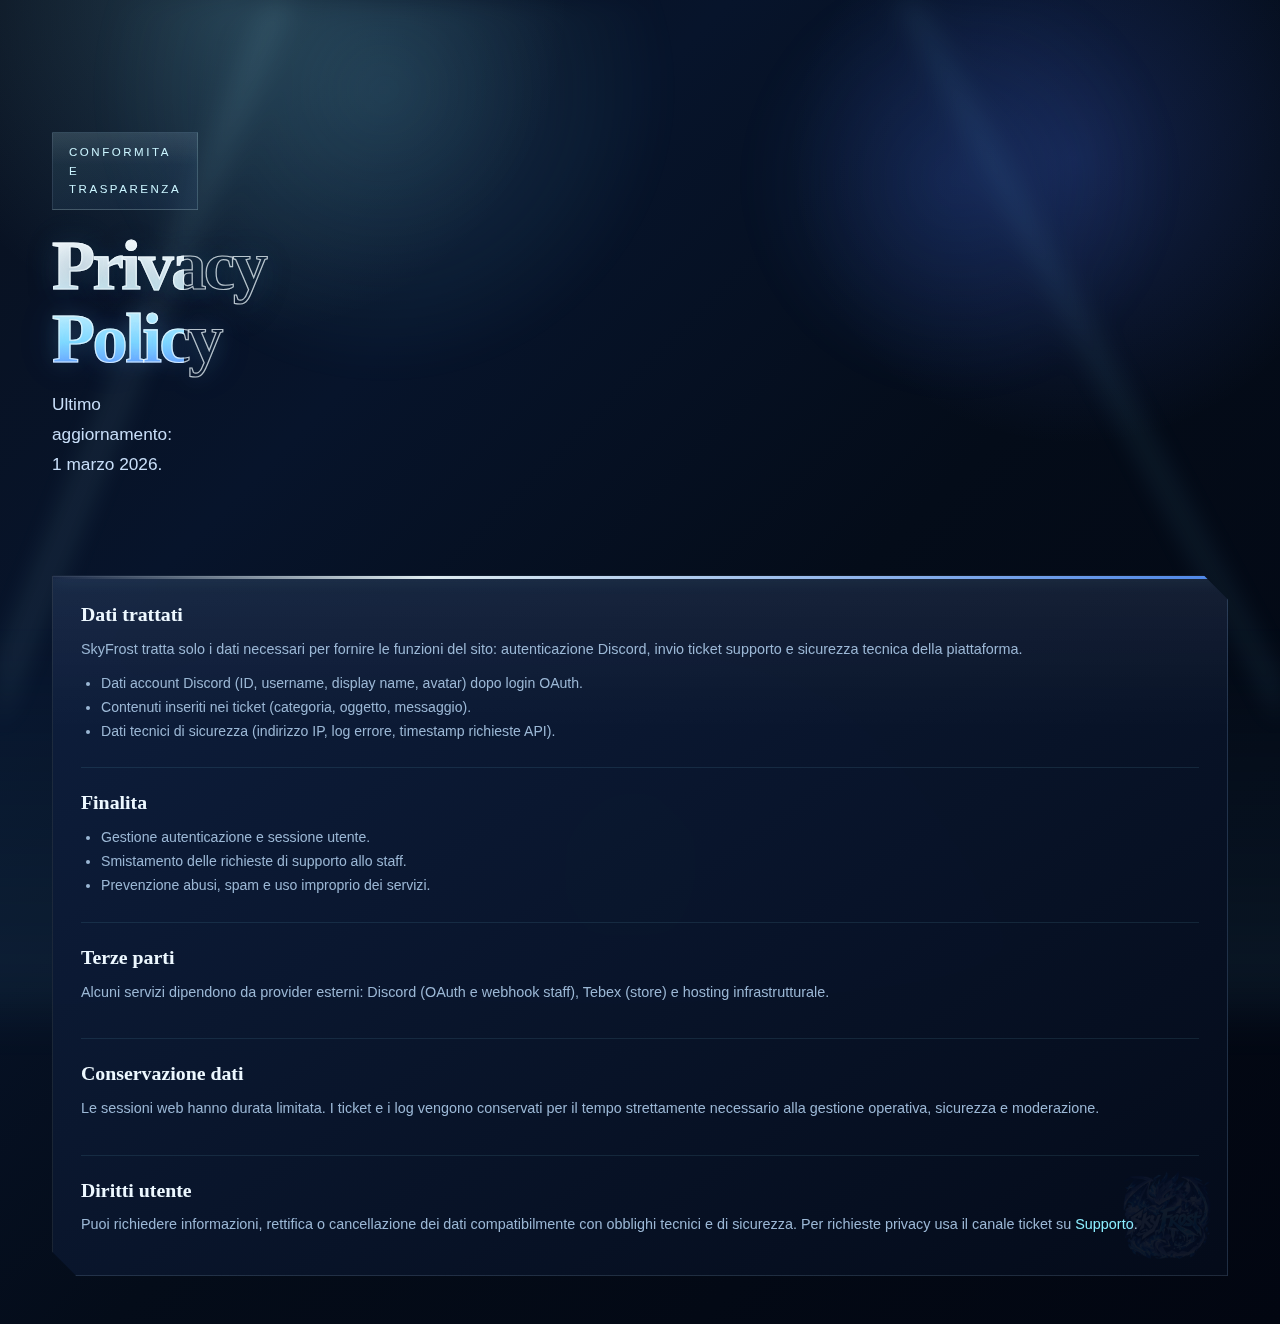
<file: privacy.html>
<!DOCTYPE html>
<html lang="it">
<head>
  <meta charset="UTF-8" />
  <meta name="viewport" content="width=device-width, initial-scale=1.0" />
  <meta name="description" content="Privacy Policy ufficiale di SkyFrost." />
  <meta name="robots" content="index,follow" />
  <meta name="theme-color" content="#000c42" />
  <link rel="preconnect" href="https://fonts.googleapis.com" />
  <link rel="preconnect" href="https://fonts.gstatic.com" crossorigin />
  
  <link rel="canonical" href="https://skyfrost.it/privacy" />

  <meta property="og:type" content="website" />
  <meta property="og:site_name" content="SkyFrost" />
  <meta property="og:title" content="Privacy Policy — SkyFrost" />
  <meta property="og:description" content="Informativa privacy per utenti del sito e della community SkyFrost." />
  <meta property="og:url" content="https://skyfrost.it/privacy" />
  <meta property="og:image" content="https://skyfrost.it/assets/skyfrost-logo.png" />

  <meta name="twitter:card" content="summary_large_image" />
  <meta name="twitter:title" content="Privacy Policy — SkyFrost" />
  <meta name="twitter:description" content="Informativa sul trattamento dei dati personali su SkyFrost." />
  <meta name="twitter:image" content="https://skyfrost.it/assets/skyfrost-logo.png" />

  <link rel="icon" type="image/png" href="/assets/skyfrost-logo.png" />
  <link rel="manifest" href="/site.webmanifest" />
  <title>Privacy Policy — SkyFrost</title>
  <link rel="stylesheet" href="assets/style.css?v=3" />
</head>
<body>
<script src="assets/components.js"></script>

  <div class="page-hero">
    <div class="page-hero-copy">
    <p class="page-hero-eyebrow">Conformita e Trasparenza</p>
    <h1 class="page-hero-title">Privacy <span class="glow">Policy</span></h1>
    <p class="page-hero-sub">Ultimo aggiornamento: 1 marzo 2026.</p>
  </div>
</div>

<div class="page-wrap">
  <div class="container">
    <section class="section-sm">
      <article class="card wiki-article">
        <div class="card-body">
          <section class="wiki-section">
            <h3>Dati trattati</h3>
            <p>SkyFrost tratta solo i dati necessari per fornire le funzioni del sito: autenticazione Discord, invio ticket supporto e sicurezza tecnica della piattaforma.</p>
            <ul class="wiki-list">
              <li>Dati account Discord (ID, username, display name, avatar) dopo login OAuth.</li>
              <li>Contenuti inseriti nei ticket (categoria, oggetto, messaggio).</li>
              <li>Dati tecnici di sicurezza (indirizzo IP, log errore, timestamp richieste API).</li>
            </ul>
          </section>

          <section class="wiki-section">
            <h3>Finalita</h3>
            <ul class="wiki-list">
              <li>Gestione autenticazione e sessione utente.</li>
              <li>Smistamento delle richieste di supporto allo staff.</li>
              <li>Prevenzione abusi, spam e uso improprio dei servizi.</li>
            </ul>
          </section>

          <section class="wiki-section">
            <h3>Terze parti</h3>
            <p>Alcuni servizi dipendono da provider esterni: Discord (OAuth e webhook staff), Tebex (store) e hosting infrastrutturale.</p>
          </section>

          <section class="wiki-section">
            <h3>Conservazione dati</h3>
            <p>Le sessioni web hanno durata limitata. I ticket e i log vengono conservati per il tempo strettamente necessario alla gestione operativa, sicurezza e moderazione.</p>
          </section>

          <section class="wiki-section">
            <h3>Diritti utente</h3>
            <p>Puoi richiedere informazioni, rettifica o cancellazione dei dati compatibilmente con obblighi tecnici e di sicurezza. Per richieste privacy usa il canale ticket su <a href="/supporto">Supporto</a>.</p>
          </section>
        </div>
      </article>
    </section>
  </div>
</div>

<script src="assets/main.js"></script>
</body>
</html>
</file>
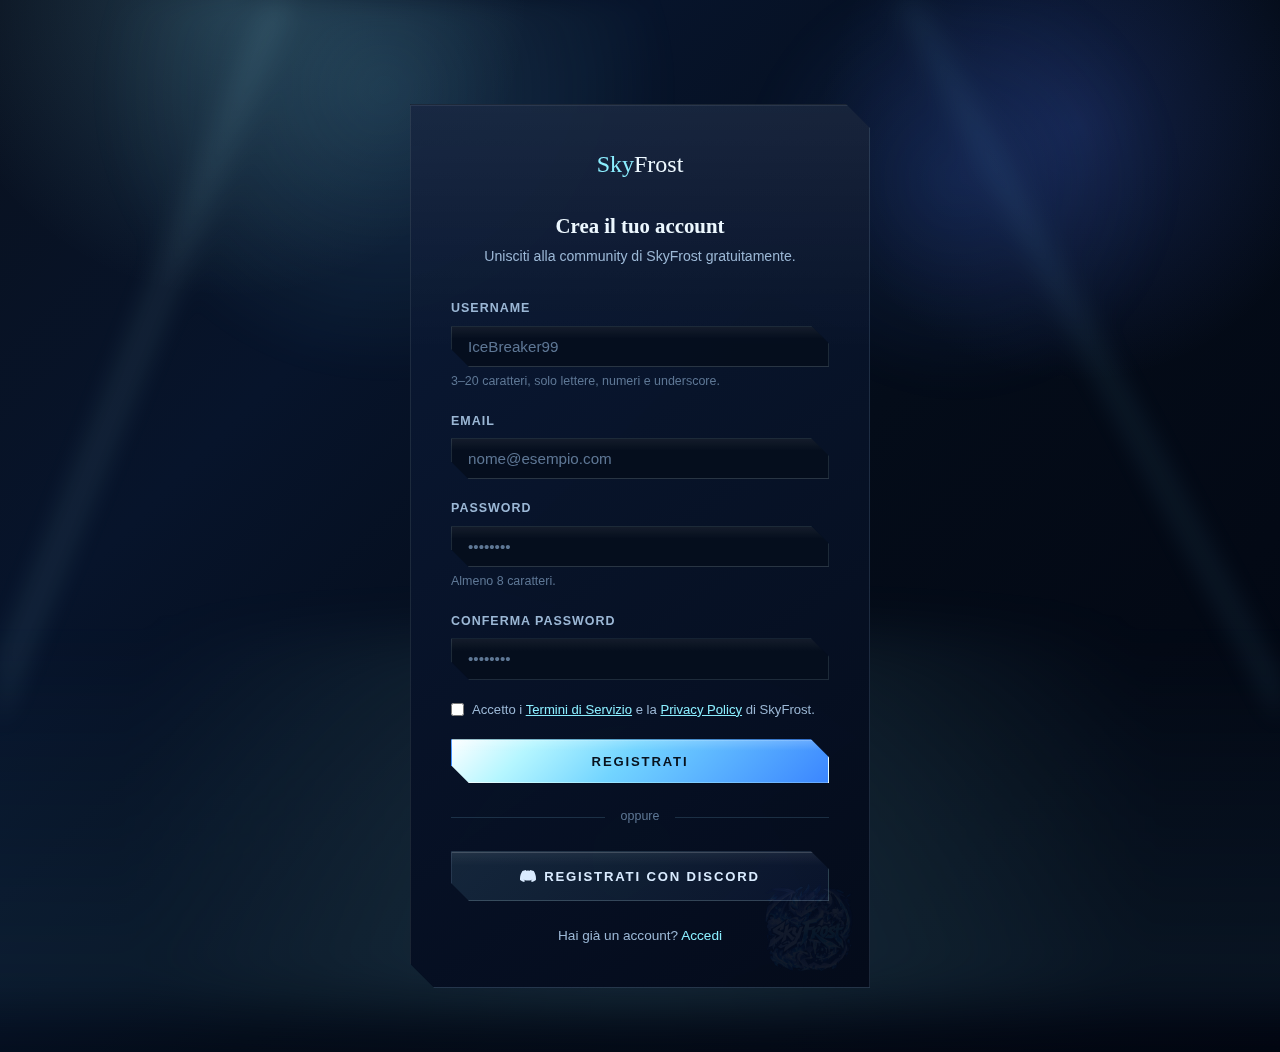
<file: register.html>
<!DOCTYPE html>
<html lang="it">
<head>
  <meta charset="UTF-8" />
  <meta name="viewport" content="width=device-width, initial-scale=1.0" />
  <title>Registrati — SkyFrost</title>
  <link rel="stylesheet" href="assets/style.css" />
</head>
<body>
<script src="assets/components.js"></script>

<div class="auth-page">
  <div class="auth-card" style="max-width:460px;">

    <div class="auth-logo">
      <a href="index.html">Sky<span>Frost</span></a>
    </div>

    <h2 class="auth-title">Crea il tuo account</h2>
    <p class="auth-sub">Unisciti alla community di SkyFrost gratuitamente.</p>

    <form id="register-form">
      <div class="form-group">
        <label for="reg-username">Username</label>
        <input class="form-control" id="reg-username" type="text" placeholder="IceBreaker99" required minlength="3" maxlength="20" />
        <div class="form-hint">3–20 caratteri, solo lettere, numeri e underscore.</div>
      </div>
      <div class="form-group">
        <label for="reg-email">Email</label>
        <input class="form-control" id="reg-email" type="email" placeholder="nome@esempio.com" required />
      </div>
      <div class="form-group">
        <label for="reg-password">Password</label>
        <input class="form-control" id="reg-password" type="password" placeholder="••••••••" required minlength="8" />
        <div class="form-hint">Almeno 8 caratteri.</div>
      </div>
      <div class="form-group">
        <label for="reg-password2">Conferma Password</label>
        <input class="form-control" id="reg-password2" type="password" placeholder="••••••••" required />
      </div>

      <div style="display:flex;align-items:flex-start;gap:.5rem;margin-bottom:1.25rem;">
        <input type="checkbox" id="tos" required style="accent-color:var(--cyan);margin-top:3px;flex-shrink:0;" />
        <label for="tos" style="font-size:.82rem;color:var(--text-dim);margin:0;text-transform:none;letter-spacing:0;line-height:1.5;">
          Accetto i <a href="#" style="color:var(--cyan);">Termini di Servizio</a> e la
          <a href="#" style="color:var(--cyan);">Privacy Policy</a> di SkyFrost.
        </label>
      </div>

      <button type="submit" class="btn btn-cyan btn-block btn-lg">Registrati</button>
    </form>

    <div class="auth-divider">oppure</div>

    <a href="https://discord.gg/skyfrost" target="_blank" class="btn btn-ghost btn-block" style="justify-content:center;gap:.5rem;">
      <svg width="16" height="16" viewBox="0 0 24 24" fill="currentColor"><path d="M20.317 4.37a19.791 19.791 0 0 0-4.885-1.515.074.074 0 0 0-.079.037c-.21.375-.444.864-.608 1.25a18.27 18.27 0 0 0-5.487 0 12.64 12.64 0 0 0-.617-1.25.077.077 0 0 0-.079-.037A19.736 19.736 0 0 0 3.677 4.37a.07.07 0 0 0-.032.027C.533 9.046-.32 13.58.099 18.057c.002.022.015.043.03.056A19.9 19.9 0 0 0 6.1 21.01a.077.077 0 0 0 .084-.028c.462-.63.874-1.295 1.226-1.994a.076.076 0 0 0-.041-.106 13.107 13.107 0 0 1-1.872-.892.077.077 0 0 1-.008-.128 10.2 10.2 0 0 0 .372-.292.074.074 0 0 1 .077-.01c3.928 1.793 8.18 1.793 12.062 0a.074.074 0 0 1 .078.01c.12.098.246.198.373.292a.077.077 0 0 1-.006.127 12.299 12.299 0 0 1-1.873.892.077.077 0 0 0-.041.107c.36.698.772 1.362 1.225 1.993a.076.076 0 0 0 .084.028 19.839 19.839 0 0 0 6.002-3.03.077.077 0 0 0 .032-.054c.5-5.177-.838-9.674-3.549-13.66a.061.061 0 0 0-.031-.03z"/></svg>
      Registrati con Discord
    </a>

    <div class="auth-footer">
      Hai già un account? <a href="login.html">Accedi</a>
    </div>

  </div>
</div>

<script src="assets/main.js"></script>
<script>document.addEventListener('DOMContentLoaded', () => SkyFrost.initRegister());</script>
</body>
</html>
</file>
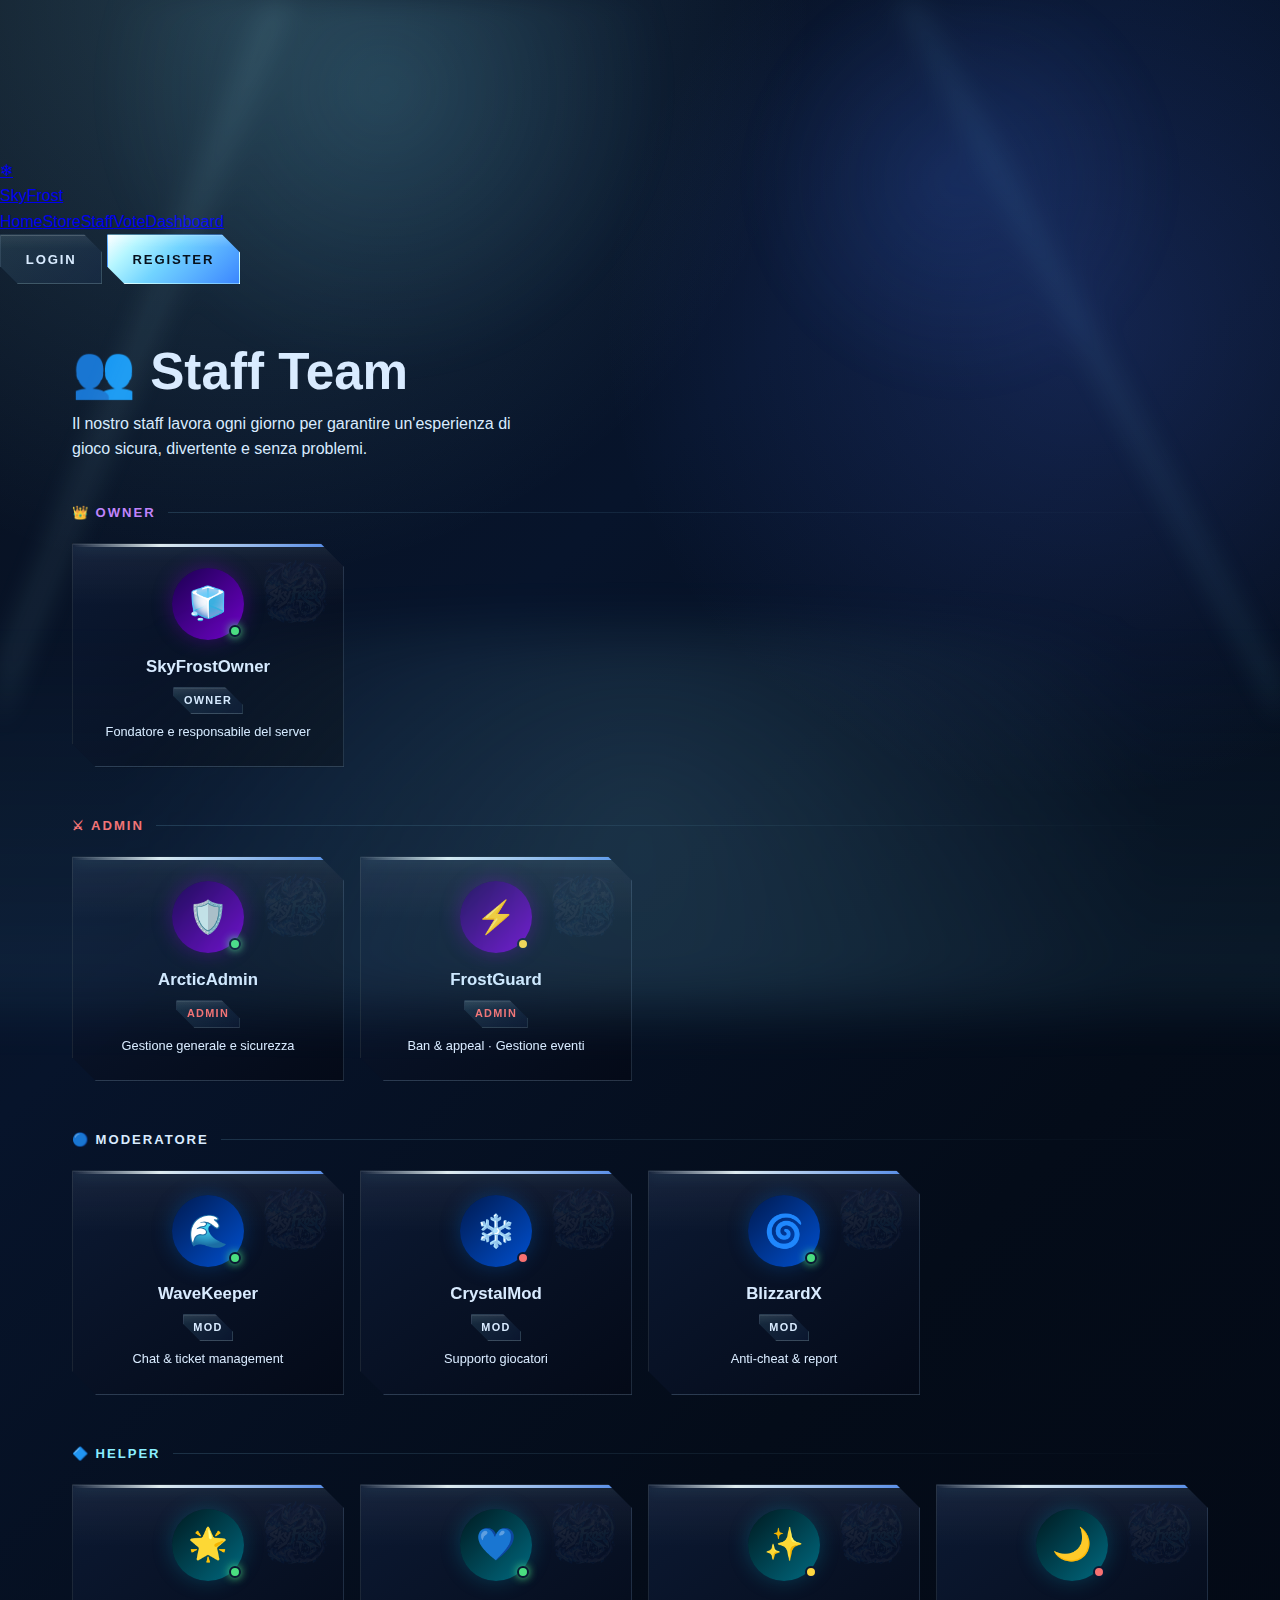
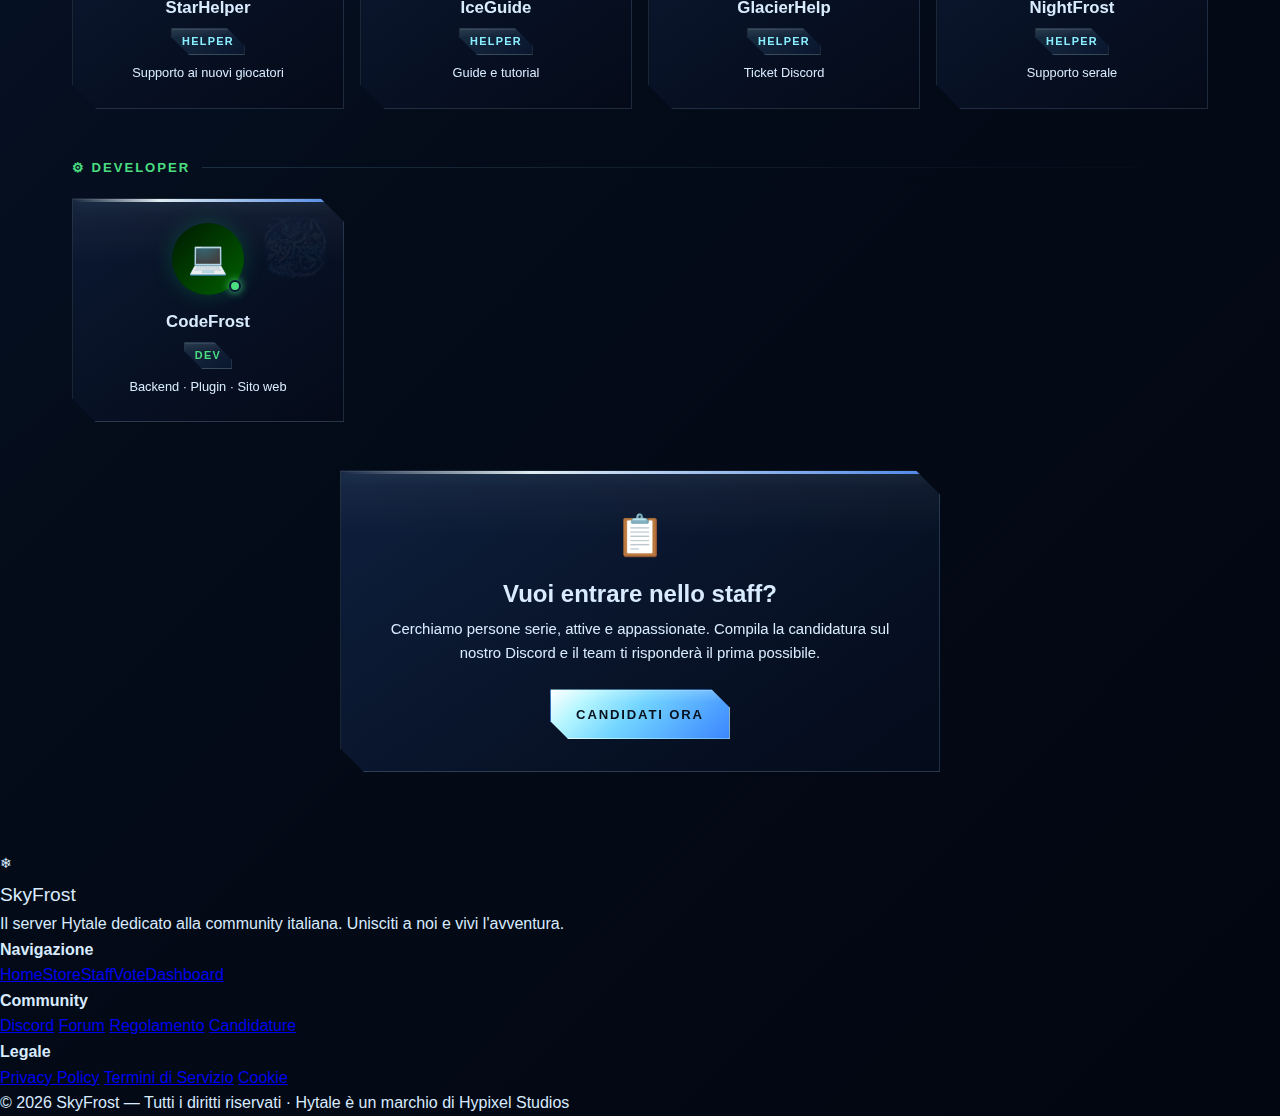
<file: staff.html>
<!DOCTYPE html>
<html lang="it">
<head>
  <meta charset="UTF-8" />
  <meta name="viewport" content="width=device-width, initial-scale=1.0" />
  <title>SkyFrost — Staff</title>
  <link rel="stylesheet" href="assets/style.css" />
  <style>
    .page-header {
      max-width: 1200px;
      margin: 0 auto;
      padding: 60px 32px 40px;
    }
    .page-header h1 { font-family: var(--font-head); font-size: clamp(2rem,4vw,3.2rem); font-weight: 800; margin-bottom: 10px; }
    .page-header p  { color: var(--text-2); max-width: 480px; }

    .staff-section { max-width: 1200px; margin: 0 auto; padding: 0 32px 80px; }

    .role-section { margin-bottom: 48px; }
    .role-label {
      font-family: var(--font-head);
      font-size: .82rem;
      font-weight: 700;
      letter-spacing: .15em;
      text-transform: uppercase;
      margin-bottom: 20px;
      display: flex;
      align-items: center;
      gap: 12px;
    }
    .role-label::after {
      content: '';
      flex: 1;
      height: 1px;
      background: linear-gradient(90deg, var(--border), transparent);
    }

    .staff-grid { display: grid; grid-template-columns: repeat(auto-fill, minmax(220px, 1fr)); gap: 16px; }

    .staff-card {
      padding: 24px;
      text-align: center;
      cursor: default;
      transition: transform .2s;
    }
    .staff-card:hover { transform: translateY(-4px); }

    .staff-card__avatar {
      width: 72px; height: 72px;
      border-radius: 50%;
      margin: 0 auto 14px;
      display: flex;
      align-items: center;
      justify-content: center;
      font-size: 2rem;
      position: relative;
    }
    .avatar-admin  { background: linear-gradient(135deg, #1a0050, #7000c8); box-shadow: 0 0 20px rgba(120,0,200,.4); }
    .avatar-mod    { background: linear-gradient(135deg, #001a50, #0050d0); box-shadow: 0 0 20px rgba(0,100,200,.35); }
    .avatar-helper { background: linear-gradient(135deg, #001a20, #006a80); box-shadow: 0 0 20px rgba(0,150,180,.3); }
    .avatar-dev    { background: linear-gradient(135deg, #001a00, #006000); box-shadow: 0 0 20px rgba(0,160,80,.3); }

    .staff-card__avatar .status-dot {
      position: absolute;
      bottom: 3px; right: 3px;
      width: 12px; height: 12px;
      border-radius: 50%;
      border: 2px solid var(--bg-2);
    }
    .online  { background: #00e676; }
    .offline { background: #555; }
    .away    { background: #ffd740; }

    .staff-card__name {
      font-family: var(--font-head);
      font-size: 1.05rem;
      font-weight: 700;
      margin-bottom: 6px;
    }
    .staff-card__desc {
      font-size: .8rem;
      color: var(--text-3);
      margin-top: 8px;
    }

    @media (max-width: 600px) {
      .staff-grid { grid-template-columns: repeat(2, 1fr); }
    }
  </style>
</head>
<body>
<canvas id="particles-canvas"></canvas>
<div class="page-wrapper">

  <div class="page-header fade-up">
    <h1>👥 Staff Team</h1>
    <p>Il nostro staff lavora ogni giorno per garantire un'esperienza di gioco sicura, divertente e senza problemi.</p>
  </div>

  <div class="staff-section">

    <!-- Owner -->
    <div class="role-section fade-up delay-1">
      <div class="role-label" style="color:#c084fc">👑 Owner</div>
      <div class="staff-grid">
        <div class="card staff-card">
          <div class="staff-card__avatar avatar-admin">🧊<span class="status-dot online"></span></div>
          <div class="staff-card__name">SkyFrostOwner</div>
          <span class="badge badge-purple">Owner</span>
          <div class="staff-card__desc">Fondatore e responsabile del server</div>
        </div>
      </div>
    </div>

    <!-- Admin -->
    <div class="role-section fade-up delay-2">
      <div class="role-label" style="color:#f87171">⚔ Admin</div>
      <div class="staff-grid">
        <div class="card staff-card">
          <div class="staff-card__avatar avatar-admin">🛡️<span class="status-dot online"></span></div>
          <div class="staff-card__name">ArcticAdmin</div>
          <span class="badge badge-red">Admin</span>
          <div class="staff-card__desc">Gestione generale e sicurezza</div>
        </div>
        <div class="card staff-card">
          <div class="staff-card__avatar avatar-admin">⚡<span class="status-dot away"></span></div>
          <div class="staff-card__name">FrostGuard</div>
          <span class="badge badge-red">Admin</span>
          <div class="staff-card__desc">Ban & appeal · Gestione eventi</div>
        </div>
      </div>
    </div>

    <!-- Moderator -->
    <div class="role-section fade-up delay-1">
      <div class="role-label" style="color:var(--ice-400)">🔵 Moderatore</div>
      <div class="staff-grid">
        <div class="card staff-card">
          <div class="staff-card__avatar avatar-mod">🌊<span class="status-dot online"></span></div>
          <div class="staff-card__name">WaveKeeper</div>
          <span class="badge badge-blue">Mod</span>
          <div class="staff-card__desc">Chat & ticket management</div>
        </div>
        <div class="card staff-card">
          <div class="staff-card__avatar avatar-mod">❄️<span class="status-dot offline"></span></div>
          <div class="staff-card__name">CrystalMod</div>
          <span class="badge badge-blue">Mod</span>
          <div class="staff-card__desc">Supporto giocatori</div>
        </div>
        <div class="card staff-card">
          <div class="staff-card__avatar avatar-mod">🌀<span class="status-dot online"></span></div>
          <div class="staff-card__name">BlizzardX</div>
          <span class="badge badge-blue">Mod</span>
          <div class="staff-card__desc">Anti-cheat & report</div>
        </div>
      </div>
    </div>

    <!-- Helper -->
    <div class="role-section fade-up delay-2">
      <div class="role-label" style="color:var(--cyan)">🔷 Helper</div>
      <div class="staff-grid">
        <div class="card staff-card">
          <div class="staff-card__avatar avatar-helper">🌟<span class="status-dot online"></span></div>
          <div class="staff-card__name">StarHelper</div>
          <span class="badge badge-cyan">Helper</span>
          <div class="staff-card__desc">Supporto ai nuovi giocatori</div>
        </div>
        <div class="card staff-card">
          <div class="staff-card__avatar avatar-helper">💙<span class="status-dot online"></span></div>
          <div class="staff-card__name">IceGuide</div>
          <span class="badge badge-cyan">Helper</span>
          <div class="staff-card__desc">Guide e tutorial</div>
        </div>
        <div class="card staff-card">
          <div class="staff-card__avatar avatar-helper">✨<span class="status-dot away"></span></div>
          <div class="staff-card__name">GlacierHelp</div>
          <span class="badge badge-cyan">Helper</span>
          <div class="staff-card__desc">Ticket Discord</div>
        </div>
        <div class="card staff-card">
          <div class="staff-card__avatar avatar-helper">🌙<span class="status-dot offline"></span></div>
          <div class="staff-card__name">NightFrost</div>
          <span class="badge badge-cyan">Helper</span>
          <div class="staff-card__desc">Supporto serale</div>
        </div>
      </div>
    </div>

    <!-- Developer -->
    <div class="role-section fade-up delay-1">
      <div class="role-label" style="color:#4ade80">⚙ Developer</div>
      <div class="staff-grid">
        <div class="card staff-card">
          <div class="staff-card__avatar avatar-dev">💻<span class="status-dot online"></span></div>
          <div class="staff-card__name">CodeFrost</div>
          <span class="badge badge-green">Dev</span>
          <div class="staff-card__desc">Backend · Plugin · Sito web</div>
        </div>
      </div>
    </div>

    <!-- Apply -->
    <div class="card fade-up delay-2" style="padding:32px;text-align:center;max-width:600px;margin:0 auto">
      <div style="font-size:2.5rem;margin-bottom:14px">📋</div>
      <h2 style="font-family:var(--font-head);font-size:1.5rem;margin-bottom:10px">Vuoi entrare nello staff?</h2>
      <p style="color:var(--text-2);margin-bottom:24px;font-size:.93rem">
        Cerchiamo persone serie, attive e appassionate. Compila la candidatura sul nostro Discord e il team ti risponderà il prima possibile.
      </p>
      <a href="#" class="btn btn-primary btn-lg">Candidati ora</a>
    </div>

  </div>
</div>

<script src="assets/components.js"></script>
<script src="assets/main.js"></script>
</body>
</html>
</file>
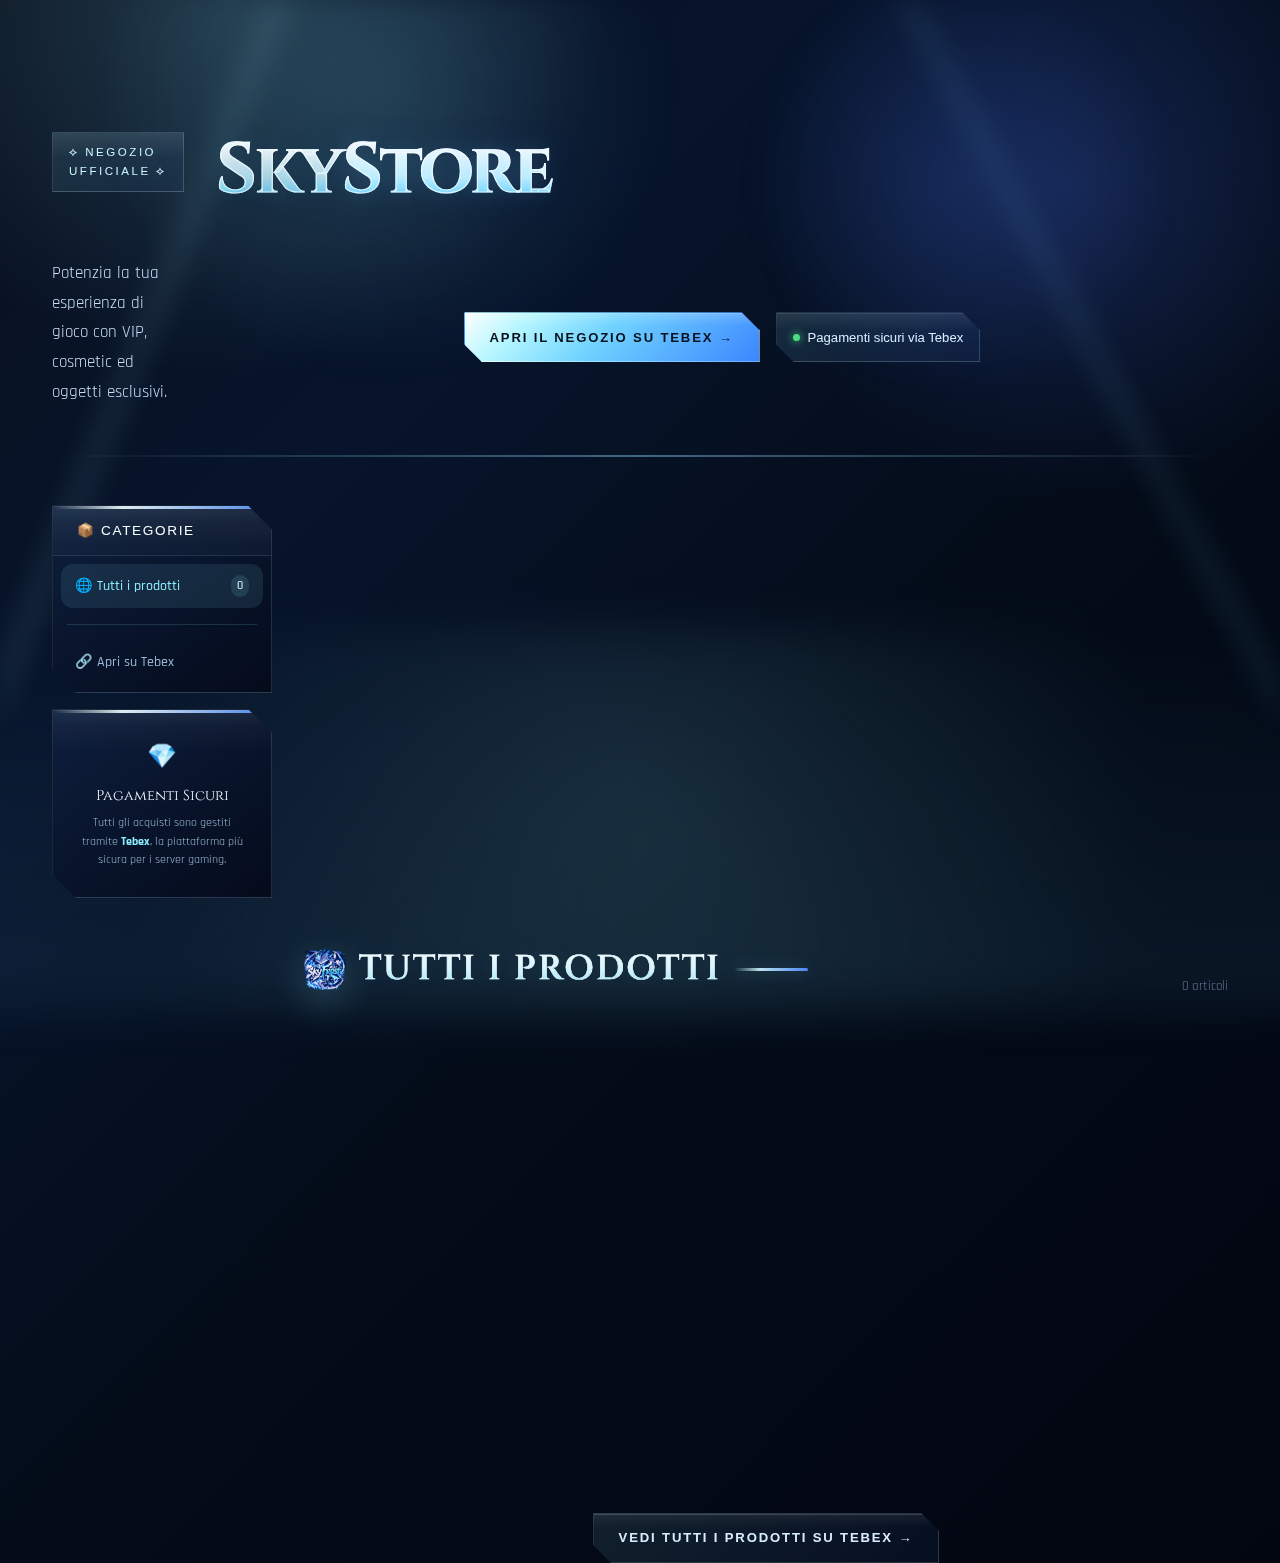
<file: store.html>
<!DOCTYPE html>
<html lang="it">
<head>
  <meta charset="UTF-8" />
  <meta name="viewport" content="width=device-width, initial-scale=1.0" />
  <meta name="description" content="Store ufficiale SkyFrost: pacchetti VIP, rank, cosmetic e bundle con pagamenti sicuri tramite Tebex." />
  <meta name="robots" content="index,follow" />
  <meta name="theme-color" content="#060a14" />
  <link rel="preconnect" href="https://fonts.googleapis.com" />
  <link rel="preconnect" href="https://fonts.gstatic.com" crossorigin />
  <link href="https://fonts.googleapis.com/css2?family=Cinzel:wght@400;600;700&family=Rajdhani:wght@300;400;500;600;700&display=swap" rel="stylesheet" />
  <link rel="canonical" href="https://skyfrost.it/store.html" />

  <meta property="og:type" content="website" />
  <meta property="og:site_name" content="SkyFrost" />
  <meta property="og:title" content="Store — SkyFrost" />
  <meta property="og:description" content="Acquista pacchetti e vantaggi ufficiali per SkyFrost su Tebex." />
  <meta property="og:url" content="https://skyfrost.it/store.html" />
  <meta property="og:image" content="https://skyfrost.it/assets/og-cover.svg" />

  <meta name="twitter:card" content="summary_large_image" />
  <meta name="twitter:title" content="Store — SkyFrost" />
  <meta name="twitter:description" content="Pacchetti SkyFrost disponibili nello store ufficiale." />
  <meta name="twitter:image" content="https://skyfrost.it/assets/og-cover.svg" />

  <link rel="icon" type="image/svg+xml" href="/favicon.svg" />
  <link rel="manifest" href="/site.webmanifest" />
  <title>Store — SkyFrost</title>
  <link rel="stylesheet" href="assets/style.css" />
</head>
<body>
<script src="assets/components.js"></script>

<div class="page-wrap">
  <div class="page-hero">
    <p class="page-hero-eyebrow">⟡ Negozio ufficiale ⟡</p>
    <h1 class="page-hero-title">Sky<span class="glow">Store</span></h1>
    <p class="page-hero-sub">Potenzia la tua esperienza di gioco con VIP, cosmetic ed oggetti esclusivi.</p>
    <div style="margin-top:1.5rem;display:flex;gap:1rem;justify-content:center;flex-wrap:wrap;">
      <a href="https://store.skyfrost.it" target="_blank" rel="noopener noreferrer" class="btn btn-cyan">
        Apri il negozio su Tebex →
      </a>
      <div class="status-pill">
        <span class="status-dot online"></span>
        <span>Pagamenti sicuri via Tebex</span>
      </div>
    </div>
  </div>

  <div class="container">
    <div class="divider" style="margin-bottom:3rem;"></div>

    <div class="store-layout">

      <!-- ── SIDEBAR ── -->
      <aside class="store-sidebar">
        <div class="card store-sidebar-card">
          <div class="card-header-bar">📦 Categorie</div>
          <ul class="sidebar-nav" id="store-categories">
            <li><a href="store.html" class="active" data-cat="all">🌐 Tutti i prodotti <span class="count">...</span></a></li>
          </ul>
          <div class="sidebar-divider"></div>
          <ul class="sidebar-nav">
            <li>
              <a href="https://store.skyfrost.it" target="_blank" rel="noopener noreferrer">
                🔗 Apri su Tebex
              </a>
            </li>
          </ul>
        </div>

        <div class="card" style="margin-top:1rem;">
          <div class="card-body" style="text-align:center;">
            <div style="font-size:1.5rem;margin-bottom:.5rem;">💎</div>
            <div style="font-family:'Cinzel',serif;font-size:.9rem;color:var(--frost);margin-bottom:.35rem;">Pagamenti Sicuri</div>
            <div style="font-size:.78rem;color:var(--text-dim);line-height:1.5;">Tutti gli acquisti sono gestiti tramite <strong style="color:var(--cyan);">Tebex</strong>, la piattaforma più sicura per i server gaming.</div>
          </div>
        </div>
      </aside>

      <!-- ── MAIN ── -->
      <main>

        <!-- Featured -->
        <div class="store-featured reveal">
          <div class="featured-top">
            <div>
              <span class="featured-label">⭐ Più venduto</span>
              <div class="featured-name" id="store-featured-name">Caricamento...</div>
              <div class="featured-price" id="store-featured-price">Prezzo su Tebex</div>
              <ul class="featured-perks" id="store-featured-perks" style="margin-top:1rem;">
                <li>Caricamento pacchetto in primo piano...</li>
              </ul>
            </div>
            <div style="text-align:center;flex-shrink:0;">
              <div style="font-size:5rem;opacity:.2;line-height:1;">👑</div>
            </div>
          </div>
          <div style="padding:1.5rem;display:flex;gap:1rem;align-items:center;">
            <a href="https://store.skyfrost.it" target="_blank" rel="noopener noreferrer" class="btn btn-cyan btn-lg" style="flex:1;justify-content:center;" id="store-featured-link">
              Acquista su Tebex →
            </a>
            <span style="font-size:.78rem;color:var(--text-muted);" id="store-featured-meta">Consegna immediata</span>
          </div>
        </div>

        <!-- Product grid -->
        <div class="section-header" style="margin-top:2rem;">
          <h2 class="section-title">Tutti i prodotti</h2>
          <span style="font-size:.8rem;color:var(--text-muted);" id="store-total-label">...</span>
        </div>

        <div class="grid-auto reveal" id="product-grid">
          <div class="card product-card">
            <div class="product-img-placeholder">❄️</div>
            <div class="product-body">
              <div class="product-category">Store</div>
              <div class="product-name">Caricamento prodotti...</div>
              <div class="product-desc">Sto leggendo categorie e pacchetti dal tuo Tebex.</div>
              <div class="product-footer">
                <div class="product-price">...</div>
                <span class="btn btn-ghost btn-sm" style="pointer-events:none;">Attendi</span>
              </div>
            </div>
          </div>
        </div><!-- /product-grid -->

        <div style="text-align:center;margin-top:2.5rem;">
          <a href="https://store.skyfrost.it" target="_blank" rel="noopener noreferrer" class="btn btn-outline btn-lg">
            Vedi tutti i prodotti su Tebex →
          </a>
        </div>

      </main>
    </div><!-- /store-layout -->
  </div><!-- /container -->
</div><!-- /page-wrap -->

<script src="assets/main.js"></script>
<script>document.addEventListener('DOMContentLoaded', () => SkyFrost.initStore());</script>
</body>
</html>
</file>
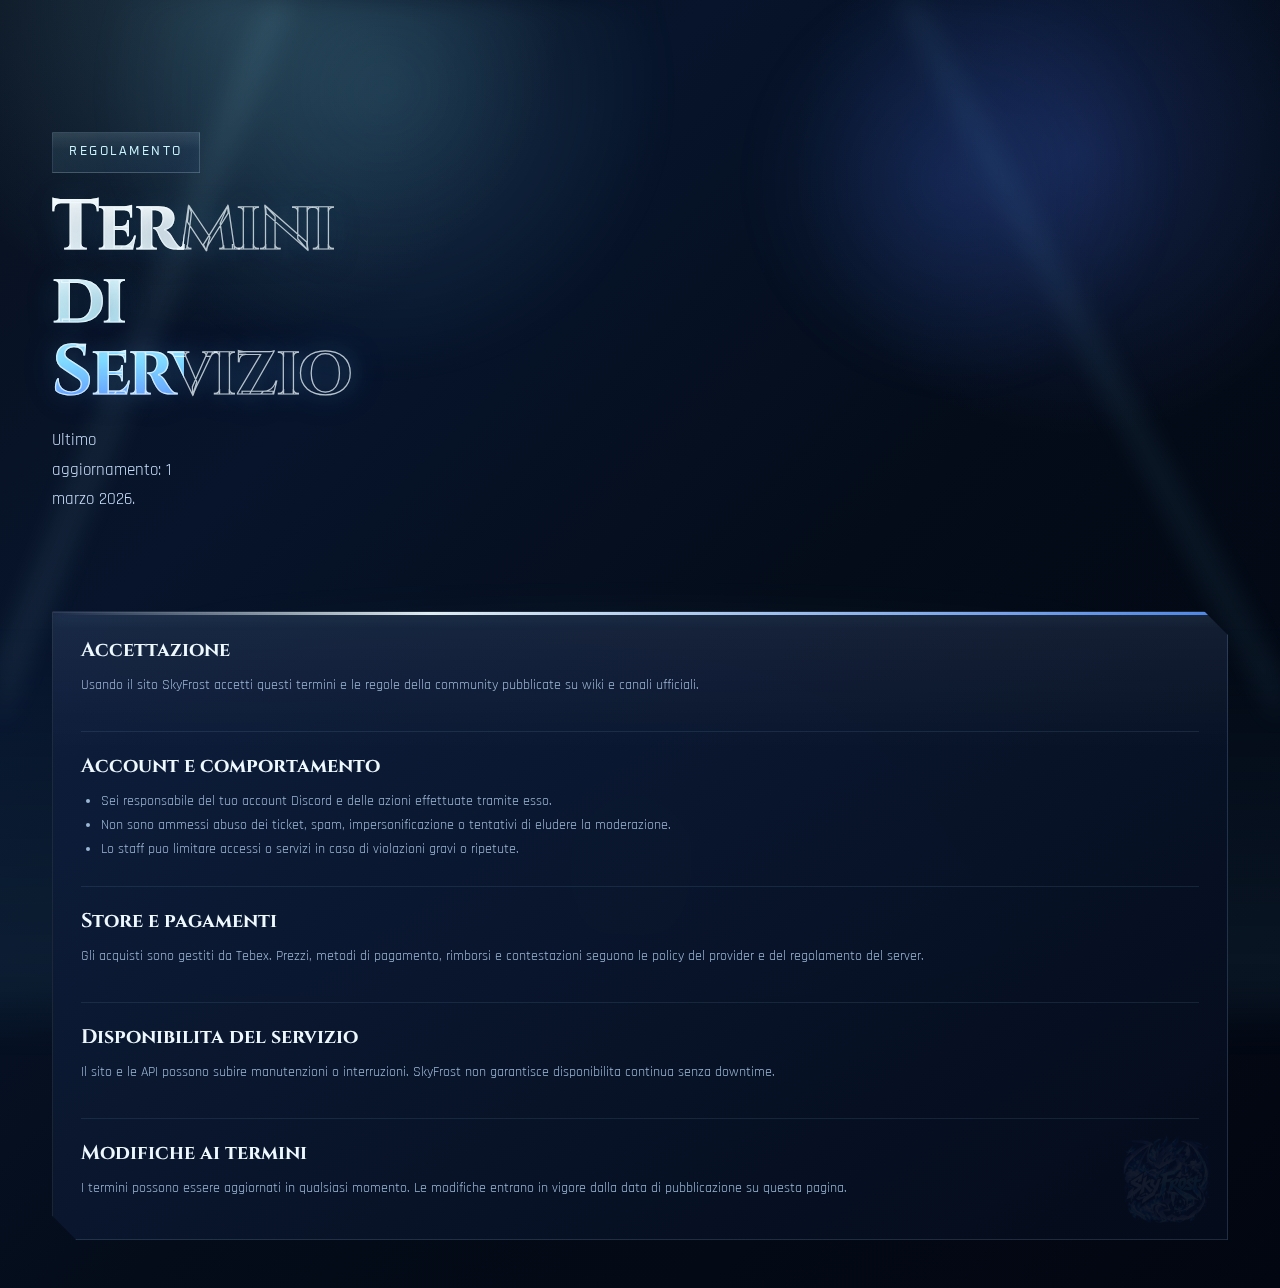
<file: terms.html>
<!DOCTYPE html>
<html lang="it">
<head>
  <meta charset="UTF-8" />
  <meta name="viewport" content="width=device-width, initial-scale=1.0" />
  <meta name="description" content="Termini di servizio del sito e della community SkyFrost." />
  <meta name="robots" content="index,follow" />
  <meta name="theme-color" content="#060a14" />
  <link rel="preconnect" href="https://fonts.googleapis.com" />
  <link rel="preconnect" href="https://fonts.gstatic.com" crossorigin />
  <link href="https://fonts.googleapis.com/css2?family=Cinzel:wght@400;600;700&family=Oxanium:wght@400;500;600;700;800&family=Rajdhani:wght@300;400;500;600;700&display=swap" rel="stylesheet" />
  <link rel="canonical" href="https://skyfrost.it/terms" />

  <meta property="og:type" content="website" />
  <meta property="og:site_name" content="SkyFrost" />
  <meta property="og:title" content="Termini di Servizio — SkyFrost" />
  <meta property="og:description" content="Regole di utilizzo di sito, supporto e community SkyFrost." />
  <meta property="og:url" content="https://skyfrost.it/terms" />
  <meta property="og:image" content="https://skyfrost.it/assets/skyfrost-logo.png" />

  <meta name="twitter:card" content="summary_large_image" />
  <meta name="twitter:title" content="Termini di Servizio — SkyFrost" />
  <meta name="twitter:description" content="Condizioni d'uso del progetto SkyFrost." />
  <meta name="twitter:image" content="https://skyfrost.it/assets/skyfrost-logo.png" />

  <link rel="icon" type="image/png" href="/assets/skyfrost-logo.png" />
  <link rel="manifest" href="/site.webmanifest" />
  <title>Termini di Servizio — SkyFrost</title>
  <link rel="stylesheet" href="assets/style.css" />
</head>
<body>
<script src="assets/components.js"></script>

  <div class="page-hero">
    <div class="page-hero-copy">
    <p class="page-hero-eyebrow">Regolamento</p>
    <h1 class="page-hero-title">Termini di <span class="glow">Servizio</span></h1>
    <p class="page-hero-sub">Ultimo aggiornamento: 1 marzo 2026.</p>
  </div>
</div>

<div class="page-wrap">
  <div class="container">
    <section class="section-sm">
      <article class="card wiki-article">
        <div class="card-body">
          <section class="wiki-section">
            <h3>Accettazione</h3>
            <p>Usando il sito SkyFrost accetti questi termini e le regole della community pubblicate su wiki e canali ufficiali.</p>
          </section>

          <section class="wiki-section">
            <h3>Account e comportamento</h3>
            <ul class="wiki-list">
              <li>Sei responsabile del tuo account Discord e delle azioni effettuate tramite esso.</li>
              <li>Non sono ammessi abuso dei ticket, spam, impersonificazione o tentativi di eludere la moderazione.</li>
              <li>Lo staff puo limitare accessi o servizi in caso di violazioni gravi o ripetute.</li>
            </ul>
          </section>

          <section class="wiki-section">
            <h3>Store e pagamenti</h3>
            <p>Gli acquisti sono gestiti da Tebex. Prezzi, metodi di pagamento, rimborsi e contestazioni seguono le policy del provider e del regolamento del server.</p>
          </section>

          <section class="wiki-section">
            <h3>Disponibilita del servizio</h3>
            <p>Il sito e le API possono subire manutenzioni o interruzioni. SkyFrost non garantisce disponibilita continua senza downtime.</p>
          </section>

          <section class="wiki-section">
            <h3>Modifiche ai termini</h3>
            <p>I termini possono essere aggiornati in qualsiasi momento. Le modifiche entrano in vigore dalla data di pubblicazione su questa pagina.</p>
          </section>
        </div>
      </article>
    </section>
  </div>
</div>

<script src="assets/main.js"></script>
</body>
</html>
</file>
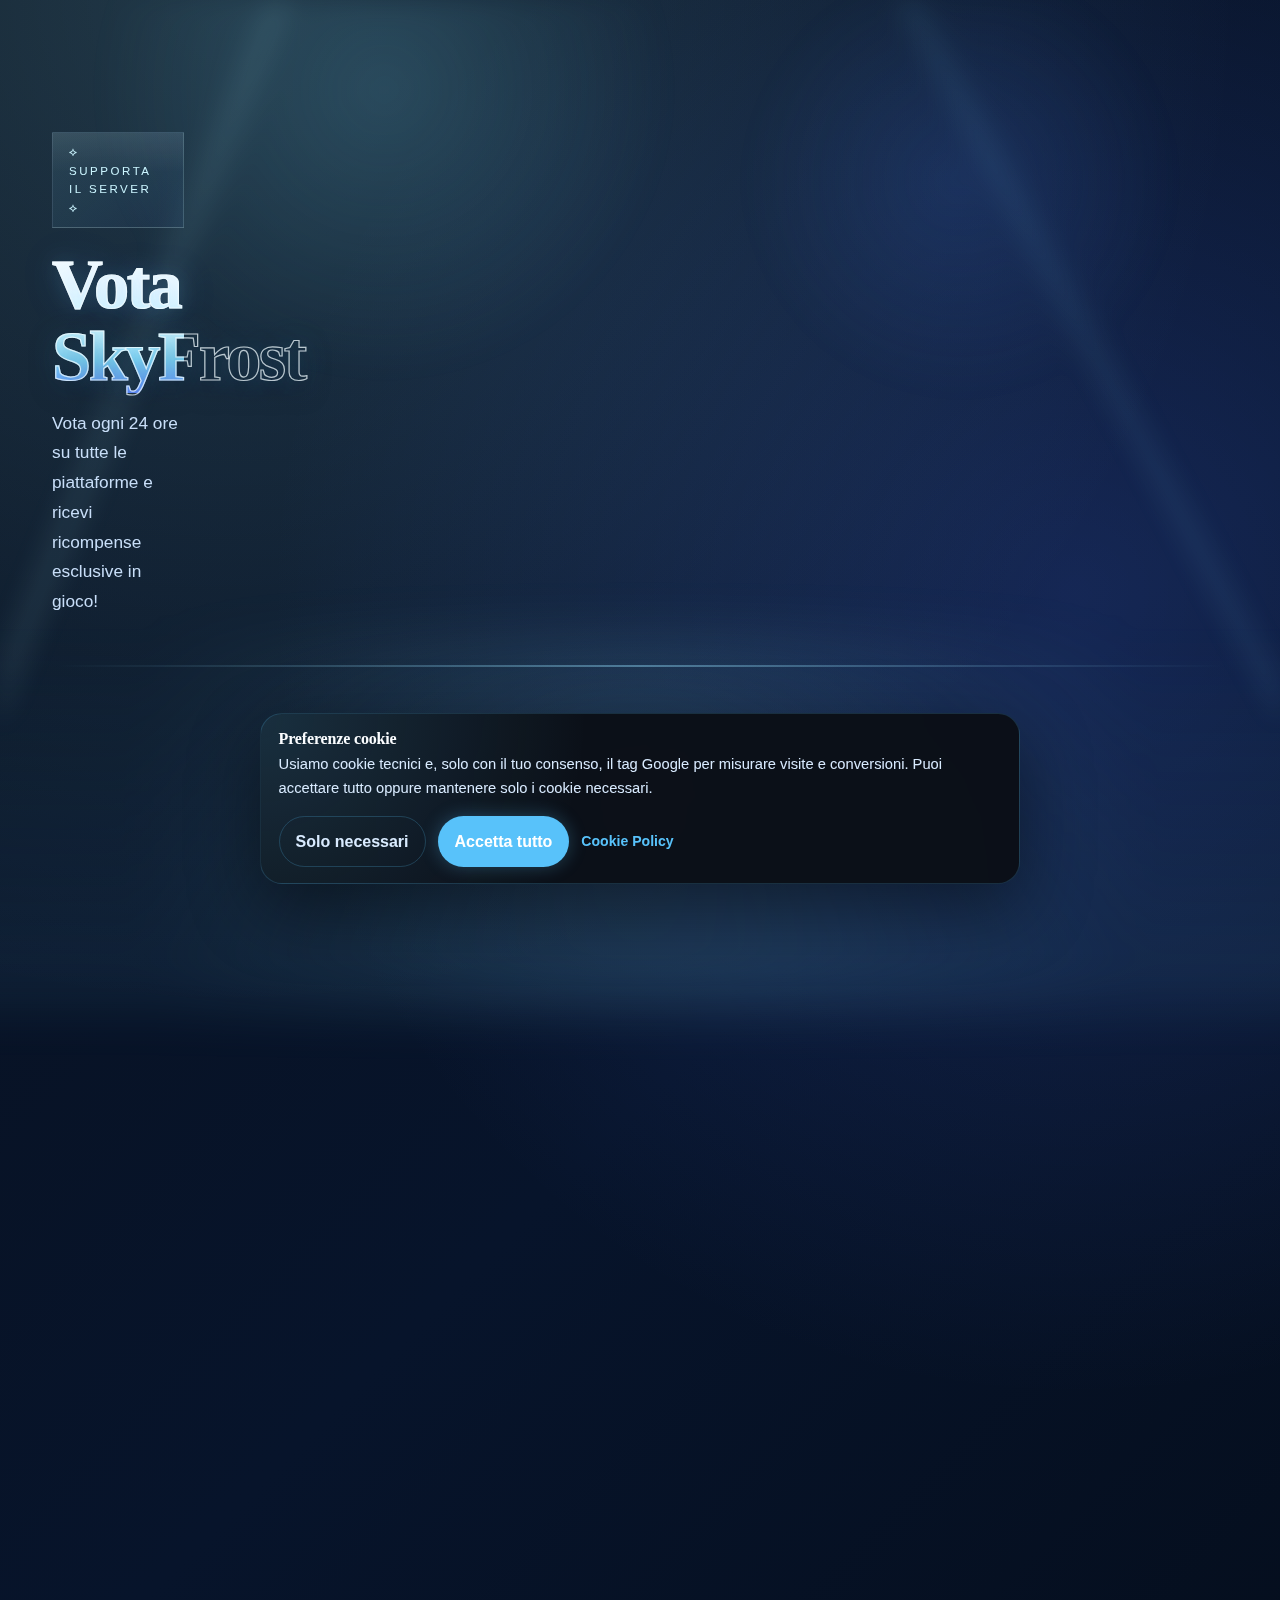
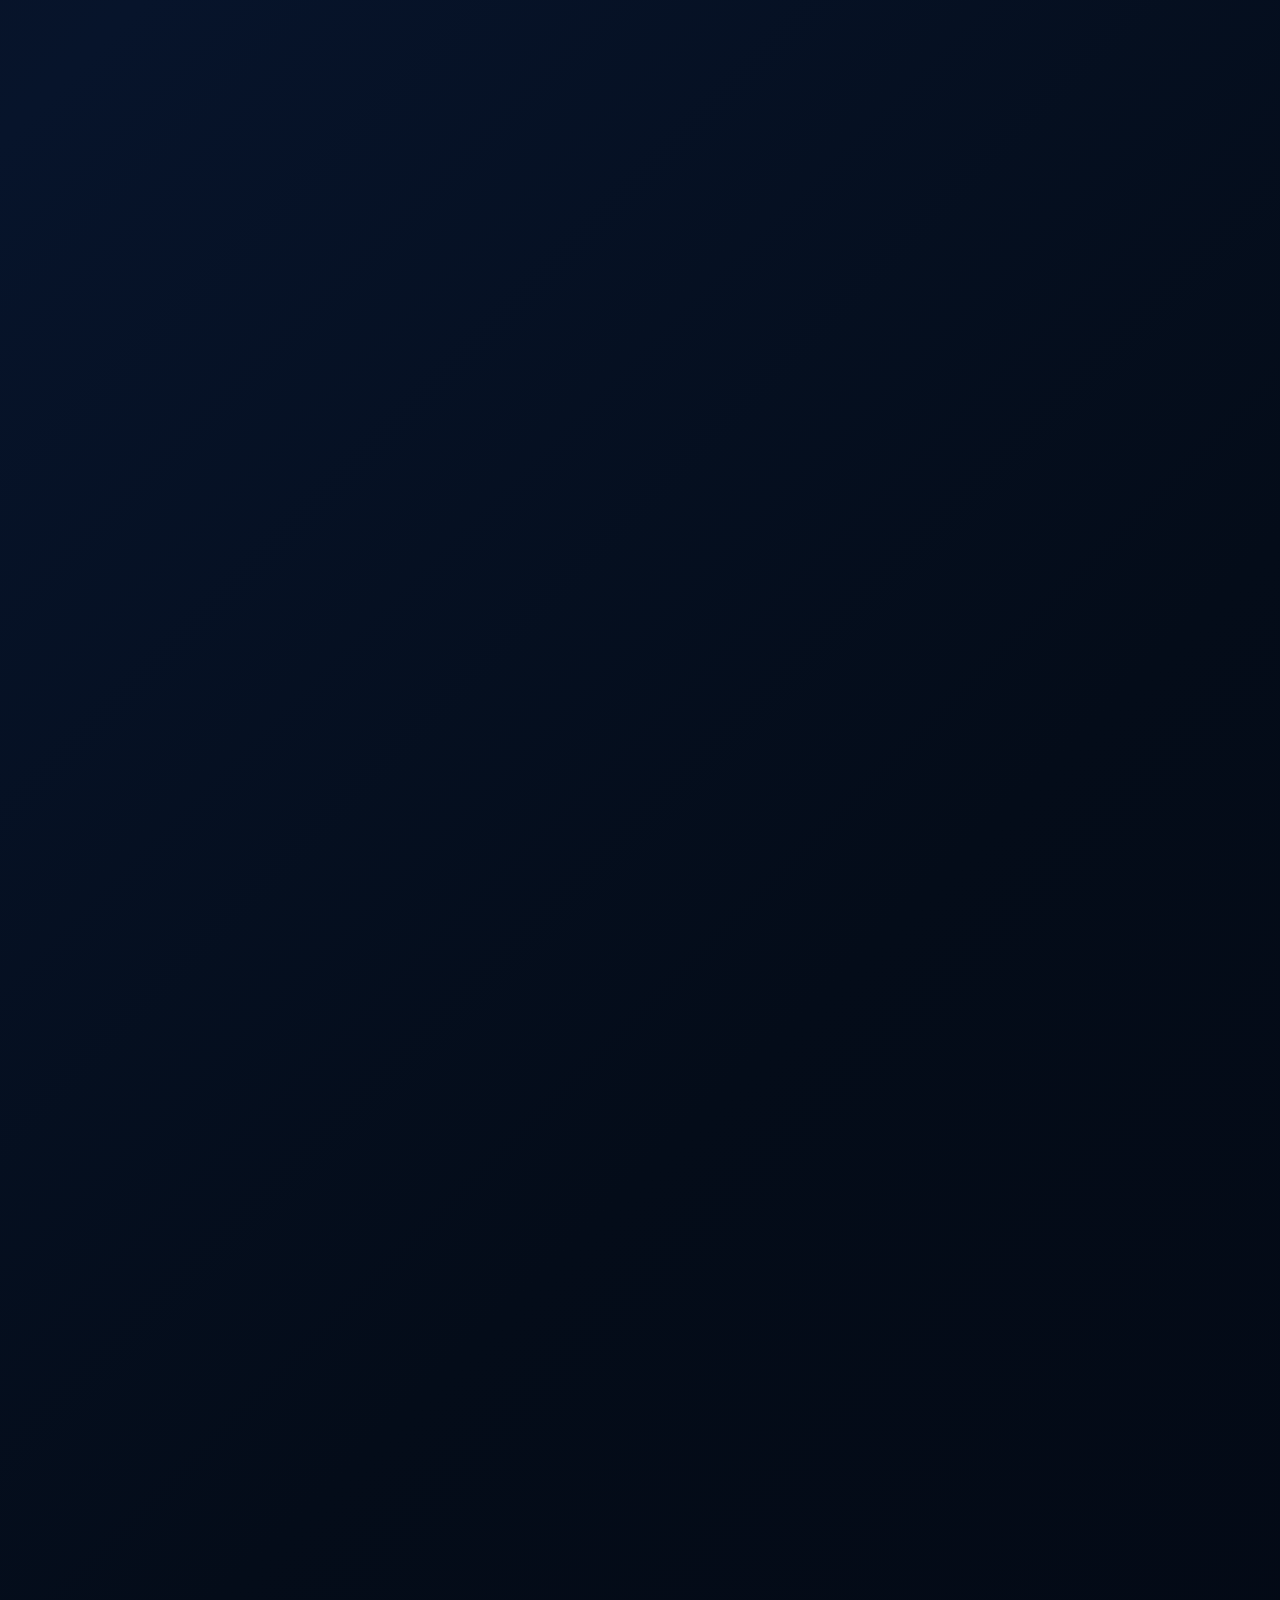
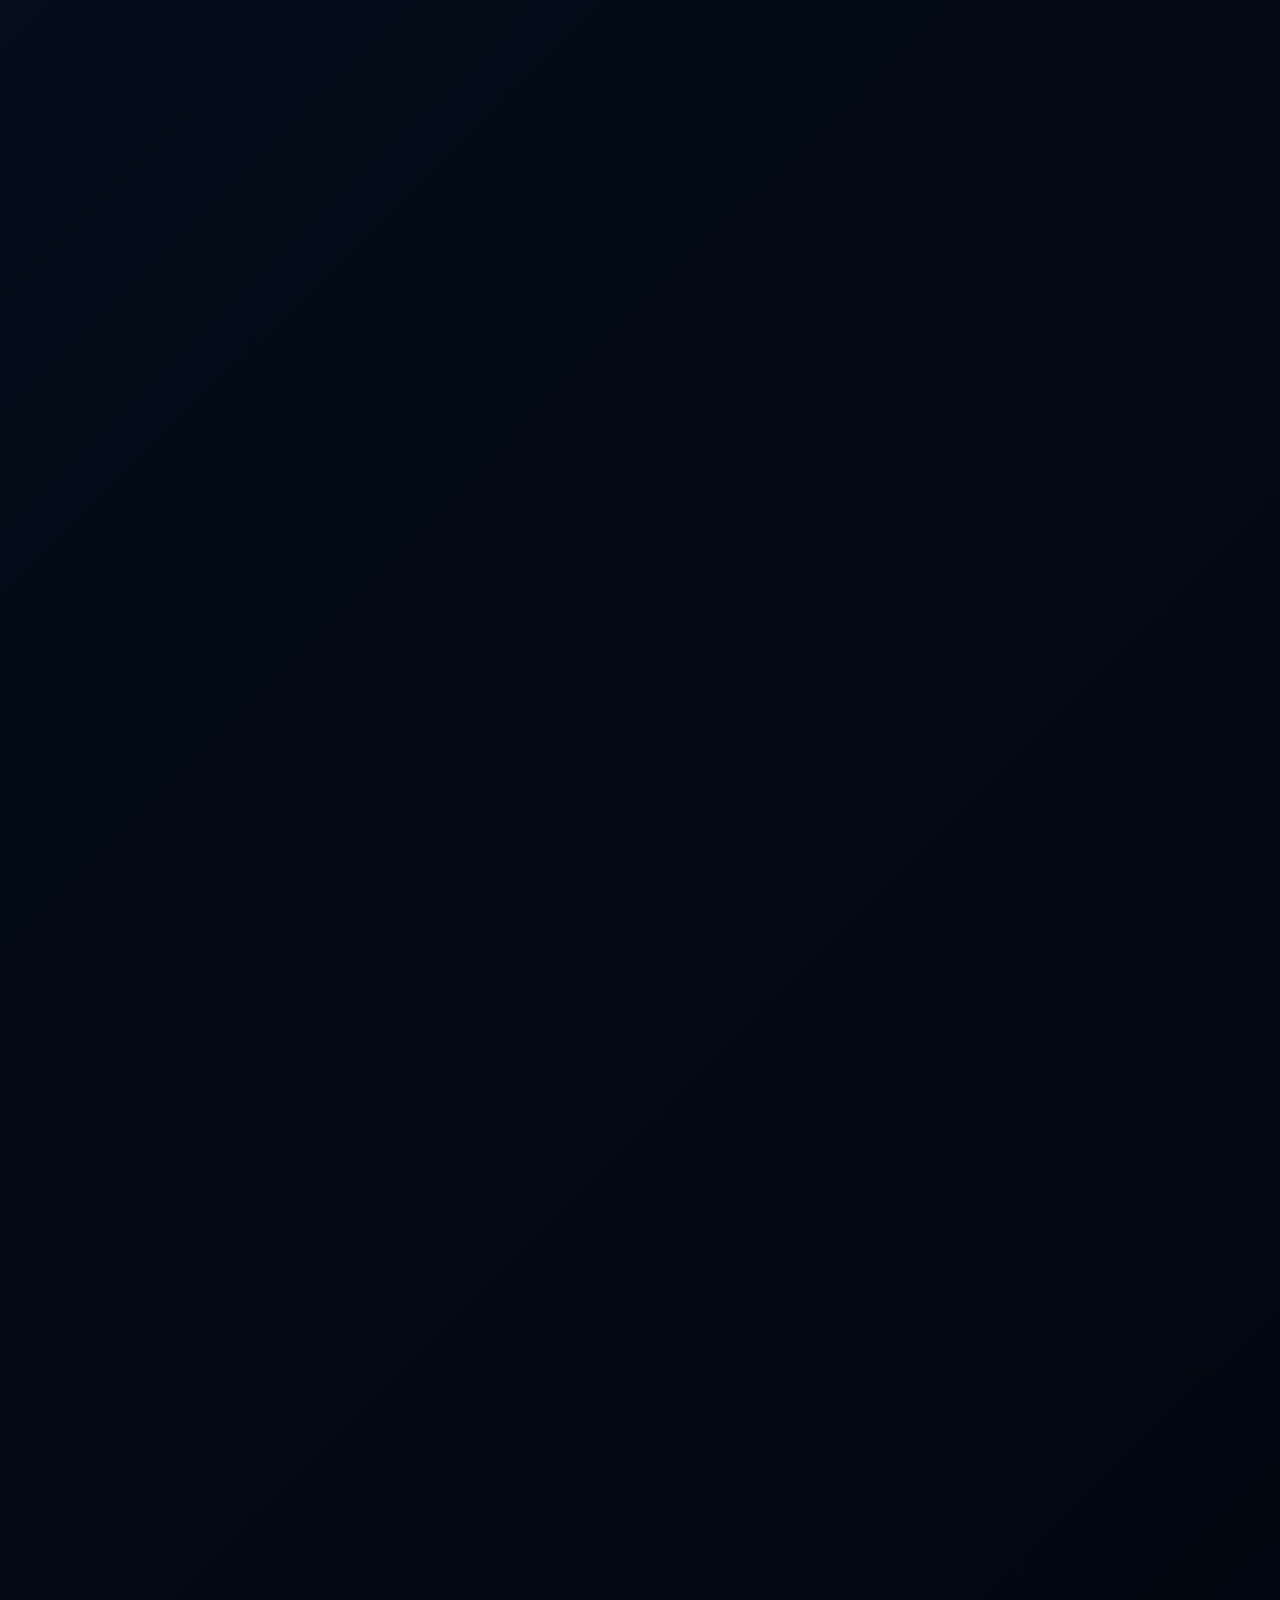
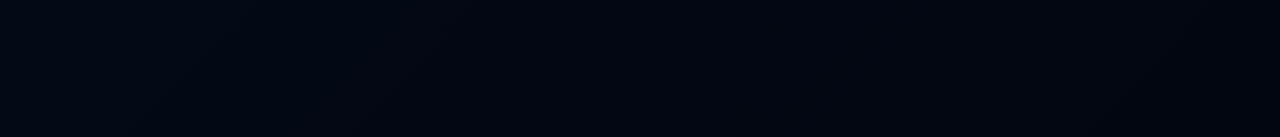
<file: vote.html>
<!DOCTYPE html>
<html lang="it">
<head>
  <!-- Google tag (gtag.js) -->
  <script async src="https://www.googletagmanager.com/gtag/js?id=AW-18093249003"></script>
  <script>
    window.dataLayer = window.dataLayer || [];
    window.gtag = window.gtag || function(){dataLayer.push(arguments);};
    gtag('js', new Date());
    gtag('consent', 'default', {
      ad_storage: 'denied',
      ad_user_data: 'denied',
      ad_personalization: 'denied',
      analytics_storage: 'denied',
      wait_for_update: 500
    });

    gtag('config', 'AW-18093249003');
  </script>
  <meta charset="UTF-8" />
  <meta name="viewport" content="width=device-width, initial-scale=1.0" />
  <meta name="description" content="Vota SkyFrost Network ogni 24 ore sui portali partner e ottieni ricompense esclusive in gioco." data-i18n-content="meta_vote_desc" />
  <meta name="robots" content="index,follow" />
  <meta name="theme-color" content="#000c42" />
  <link rel="preconnect" href="https://fonts.googleapis.com" />
  <link rel="preconnect" href="https://fonts.gstatic.com" crossorigin />
  
  <link rel="canonical" href="https://skyfrost.it/vote" />

  <meta property="og:type" content="website" />
  <meta property="og:site_name" content="SkyFrost Network" data-i18n-content="meta_site_name" />
  <meta property="og:title" content="Vota — SkyFrost Network" data-i18n-content="meta_vote_title" />
  <meta property="og:description" content="Supporta SkyFrost Network con il voto giornaliero e ricevi premi." data-i18n-content="meta_vote_desc" />
  <meta property="og:url" content="https://skyfrost.it/vote" />
  <meta property="og:image" content="https://skyfrost.it/assets/skyfrost-logo.png" />

  <meta name="twitter:card" content="summary_large_image" />
  <meta name="twitter:title" content="Vota — SkyFrost Network" data-i18n-content="meta_vote_title" />
  <meta name="twitter:description" content="Vota ogni 24 ore e ricevi ricompense su SkyFrost Network." data-i18n-content="meta_vote_desc" />
  <meta name="twitter:image" content="https://skyfrost.it/assets/skyfrost-logo.png" />

  <link rel="icon" type="image/png" href="/assets/skyfrost-logo.png" />
  <link rel="manifest" href="/site.webmanifest" />
  <title data-i18n="meta_vote_title">Vota — SkyFrost Network</title>
  <link rel="stylesheet" href="assets/style.css?v=3" />
</head>
<body>
<script src="assets/components.js"></script>
<script src="assets/consent.js"></script>

<div class="page-wrap">

  <div class="page-hero">
    <div class="page-hero-copy">
      <p class="page-hero-eyebrow" data-i18n="vote_eyebrow">⟡ Supporta il server ⟡</p>
      <h1 class="page-hero-title"><span class="glow" data-i18n="vote_title_p1">Vota</span> <span data-i18n="vote_title">SkyFrost</span></h1>
      <p class="page-hero-sub" data-i18n="vote_subtitle">Vota ogni 24 ore su tutte le piattaforme e ricevi ricompense esclusive in gioco!</p>
    </div>
  </div>

  <div class="container">
    <div class="divider" style="margin-bottom:3rem;"></div>

    <!-- Rewards banner -->
    <div class="card reveal brand-banner" style="margin-bottom:3rem;overflow:hidden;">
      <div style="background:linear-gradient(135deg,var(--bg-3),var(--bg-2));padding:2rem;display:flex;align-items:center;justify-content:space-between;gap:2rem;flex-wrap:wrap;">
        <div>
          <div style="font-family:var(--font-headline);font-size:1.3rem;color:var(--frost);margin-bottom:.5rem;" data-i18n="vote_rewards_title">🎁 Ricompense per voto</div>
          <div style="font-size:.9rem;color:var(--text-dim);max-width:500px;line-height:1.6;" data-i18n="vote_rewards_desc">
            Le ricompense cambiano in base alla piattaforma: su Minecraft ricevi 5 Gems in tutte le modalità, su Hytale 1000 monete + 2 Vote Key.
          </div>
        </div>
        <div style="display:flex;gap:1rem;flex-wrap:wrap;flex-shrink:0;">
          <div style="min-width:220px;padding:1rem 1.1rem;border:1px solid rgba(88,194,250,0.16);border-radius:var(--radius-md);background:rgba(7,14,36,0.55);">
            <div style="font-family:var(--font-headline);font-size:1rem;color:var(--cyan);margin-bottom:.35rem;" data-i18n="vote_reward_mc_title">Minecraft</div>
            <div style="font-size:.9rem;color:var(--white);line-height:1.5;" data-i18n="vote_reward_mc_line">🎁 5 Gems in tutte le modalità</div>
          </div>
          <div style="min-width:220px;padding:1rem 1.1rem;border:1px solid rgba(240,200,92,0.18);border-radius:var(--radius-md);background:rgba(7,14,36,0.55);">
            <div style="font-family:var(--font-headline);font-size:1rem;color:var(--gold);margin-bottom:.35rem;" data-i18n="vote_reward_hytale_title">Hytale</div>
            <div style="font-size:.9rem;color:var(--white);line-height:1.5;" data-i18n="vote_reward_hytale_line">🎁 1000 monete + 2 Vote Key</div>
          </div>
        </div>
      </div>
    </div>

    <!-- Vote sites -->
    <div class="section-header reveal">
      <h2 class="section-title" data-i18n="vote_sites_title">Siti di voto</h2>
    </div>

    <div class="vote-groups reveal">
      <section class="vote-group" aria-labelledby="vote-minecraft-title">
        <div class="vote-group-head">
          <span class="badge badge-gold">Minecraft</span>
          <h3 class="vote-group-title" id="vote-minecraft-title">Minecraft</h3>
          <p class="vote-group-desc" data-i18n="vote_group_minecraft_desc">I 5 siti Minecraft restano sulla stessa riga: scorri lateralmente per vederli tutti.</p>
        </div>

        <div class="vote-lane-shell">
          <div class="vote-lane" aria-label="Minecraft vote sites">
            <div class="card vote-card vote-card-inline">
              <div class="vote-icon">⛏️</div>
              <div class="vote-site">MinecraftServers.org</div>
              <div class="vote-desc" data-i18n="vote_site_mc_1_desc">Portale internazionale Minecraft: il tuo voto aiuta SkyFrost a restare visibile ogni giorno.</div>
              <div class="vote-reward" data-i18n="vote_reward_mc_line">🎁 5 Gems in tutte le modalità</div>
              <button type="button" class="btn btn-cyan btn-block"
                data-vote-url="https://minecraftservers.org/server/685962">
                <span data-i18n="vote_btn">Vota ora →</span>
              </button>
            </div>

            <div class="card vote-card vote-card-inline">
              <div class="vote-icon">🧱</div>
              <div class="vote-site">Best-Minecraft-Servers.co</div>
              <div class="vote-desc" data-i18n="vote_site_mc_2_desc">Lista Minecraft molto visitata: un voto in più per far crescere SkyFrost.</div>
              <div class="vote-reward" data-i18n="vote_reward_mc_line">🎁 5 Gems in tutte le modalità</div>
              <button type="button" class="btn btn-cyan btn-block"
                data-vote-url="https://best-minecraft-servers.co/server-skyfrost-network.32636/vote">
                <span data-i18n="vote_btn">Vota ora →</span>
              </button>
            </div>

            <div class="card vote-card vote-card-inline">
              <div class="vote-icon">🌍</div>
              <div class="vote-site">Minecraft-MP.com</div>
              <div class="vote-desc" data-i18n="vote_site_mc_3_desc">Directory globale per server Minecraft: un voto in più per aumentare la visibilità di SkyFrost.</div>
              <div class="vote-reward" data-i18n="vote_reward_mc_line">🎁 5 Gems in tutte le modalità</div>
              <button type="button" class="btn btn-cyan btn-block"
                data-vote-url="https://minecraft-mp.com/server-s356651">
                <span data-i18n="vote_btn">Vota ora →</span>
              </button>
            </div>

            <div class="card vote-card vote-card-inline">
              <div class="vote-icon">🏆</div>
              <div class="vote-site">TopMinecraftServers.org</div>
              <div class="vote-desc" data-i18n="vote_site_mc_4_desc">Portale dedicato alle classifiche Minecraft: il tuo voto giornaliero aiuta SkyFrost a salire ancora.</div>
              <div class="vote-reward" data-i18n="vote_reward_mc_line">🎁 5 Gems in tutte le modalità</div>
              <button type="button" class="btn btn-cyan btn-block"
                data-vote-url="https://topminecraftservers.org/vote/43187">
                <span data-i18n="vote_btn">Vota ora →</span>
              </button>
            </div>

            <div class="card vote-card vote-card-inline">
              <div class="vote-icon">🇮🇹</div>
              <div class="vote-site">Minecraft-Italia.net</div>
              <div class="vote-desc" data-i18n="vote_site_mc_5_desc">Portale italiano dedicato ai server Minecraft: un altro voto giornaliero per far crescere la presenza di SkyFrost.</div>
              <div class="vote-reward" data-i18n="vote_reward_mc_line">🎁 5 Gems in tutte le modalità</div>
              <button type="button" class="btn btn-cyan btn-block"
                data-vote-url="https://minecraft-italia.net/lista/server/catcraftit">
                <span data-i18n="vote_btn">Vota ora →</span>
              </button>
            </div>
          </div>
        </div>
      </section>

      <section class="vote-group" aria-labelledby="vote-hytale-title">
        <div class="vote-group-head">
          <span class="badge badge-cyan">Hytale</span>
          <h3 class="vote-group-title" id="vote-hytale-title">Hytale</h3>
          <p class="vote-group-desc" data-i18n="vote_group_hytale_desc">I 5 siti Hytale restano sulla stessa riga: scorri lateralmente per vederli tutti.</p>
        </div>

        <div class="vote-lane-shell">
          <div class="vote-lane" aria-label="Hytale vote sites">
            <div class="card vote-card vote-card-inline">
              <div class="vote-icon">🌐</div>
              <div class="vote-site">HytaleServers.it</div>
              <div class="vote-desc" data-i18n="vote_site_1_desc">Portale italiano dedicato ai server Hytale. Vota ogni 24 ore.</div>
              <div class="vote-reward" data-i18n="vote_reward_hytale_line">🎁 1000 monete + 2 Vote Key</div>
              <button type="button" class="btn btn-cyan btn-block"
                data-vote-url="https://hytaleservers.it/server/86-skyfrost">
                <span data-i18n="vote_btn">Vota ora →</span>
              </button>
            </div>

            <div class="card vote-card vote-card-inline">
              <div class="vote-icon">🪐</div>
              <div class="vote-site">Servers.Hytale.it</div>
              <div class="vote-desc" data-i18n="vote_site_2_desc">Directory italiana Hytale: il tuo voto aiuta SkyFrost a salire in classifica.</div>
              <div class="vote-reward" data-i18n="vote_reward_hytale_line">🎁 1000 monete + 2 Vote Key</div>
              <button type="button" class="btn btn-cyan btn-block"
                data-vote-url="https://servers.hytale.it/server/40-skyfrost">
                <span data-i18n="vote_btn">Vota ora →</span>
              </button>
            </div>

            <div class="card vote-card vote-card-inline">
              <div class="vote-icon">⚡</div>
              <div class="vote-site">Hytalist.com</div>
              <div class="vote-desc" data-i18n="vote_site_3_desc">Una delle liste più usate per i server Hytale. Ogni voto fa la differenza.</div>
              <div class="vote-reward" data-i18n="vote_reward_hytale_line">🎁 1000 monete + 2 Vote Key</div>
              <button type="button" class="btn btn-cyan btn-block"
                data-vote-url="https://hytalist.com/skyfrost">
                <span data-i18n="vote_btn">Vota ora →</span>
              </button>
            </div>

            <div class="card vote-card vote-card-inline">
              <div class="vote-icon">🧊</div>
              <div class="vote-site">Hytale-Italia.com</div>
              <div class="vote-desc" data-i18n="vote_site_4_desc">Community italiana Hytale: supporta il server con un voto giornaliero.</div>
              <div class="vote-reward" data-i18n="vote_reward_hytale_line">🎁 1000 monete + 2 Vote Key</div>
              <button type="button" class="btn btn-cyan btn-block"
                data-vote-url="https://hytale-italia.com/servers/skyfrost">
                <span data-i18n="vote_btn">Vota ora →</span>
              </button>
            </div>

            <div class="card vote-card vote-card-inline">
              <div class="vote-icon">🛰️</div>
              <div class="vote-site">Hytale-Servers.com</div>
              <div class="vote-desc" data-i18n="vote_site_5_desc">Directory internazionale per server Hytale: il tuo voto conta.</div>
              <div class="vote-reward" data-i18n="vote_reward_hytale_line">🎁 1000 monete + 2 Vote Key</div>
              <button type="button" class="btn btn-cyan btn-block"
                data-vote-url="https://hytale-servers.com/server/skyfrost-network">
                <span data-i18n="vote_btn">Vota ora →</span>
              </button>
            </div>
          </div>
        </div>
      </section>
    </div>

    <!-- Vote leaderboard -->
    <div style="margin-top:3rem;" class="reveal">
      <div class="section-header">
        <h2 class="section-title" data-i18n="vote_leaderboard_title">Classifica Voti</h2>
      </div>

      <div class="grid-2">
        <div class="card vote-card">
          <div class="vote-icon">🌐</div>
          <div class="vote-site">HytaleServers.it</div>
          <div class="vote-desc" data-i18n="vote_lb_1_desc">Leaderboard pubblica di SkyFrost su HytaleServers.it.</div>
          <a class="btn btn-outline btn-block" href="https://hytaleservers.it/server/86-skyfrost" target="_blank" rel="noopener noreferrer">
            <span data-i18n="vote_lb_open">Apri leaderboard →</span>
          </a>
        </div>

        <div class="card vote-card">
          <div class="vote-icon">⚡</div>
          <div class="vote-site">Hytalist.com</div>
          <div class="vote-desc" data-i18n="vote_lb_2_desc">Leaderboard pubblica di SkyFrost su Hytalist.com.</div>
          <a class="btn btn-outline btn-block" href="https://hytalist.com/skyfrost" target="_blank" rel="noopener noreferrer">
            <span data-i18n="vote_lb_open">Apri leaderboard →</span>
          </a>
        </div>
      </div>
    </div>

    <div style="margin-bottom:4rem;"></div>
  </div>
</div>

<script src="assets/main.js"></script>
<script>document.addEventListener('DOMContentLoaded', () => SkyFrost.initVote());</script>
</body>
</html>
</file>
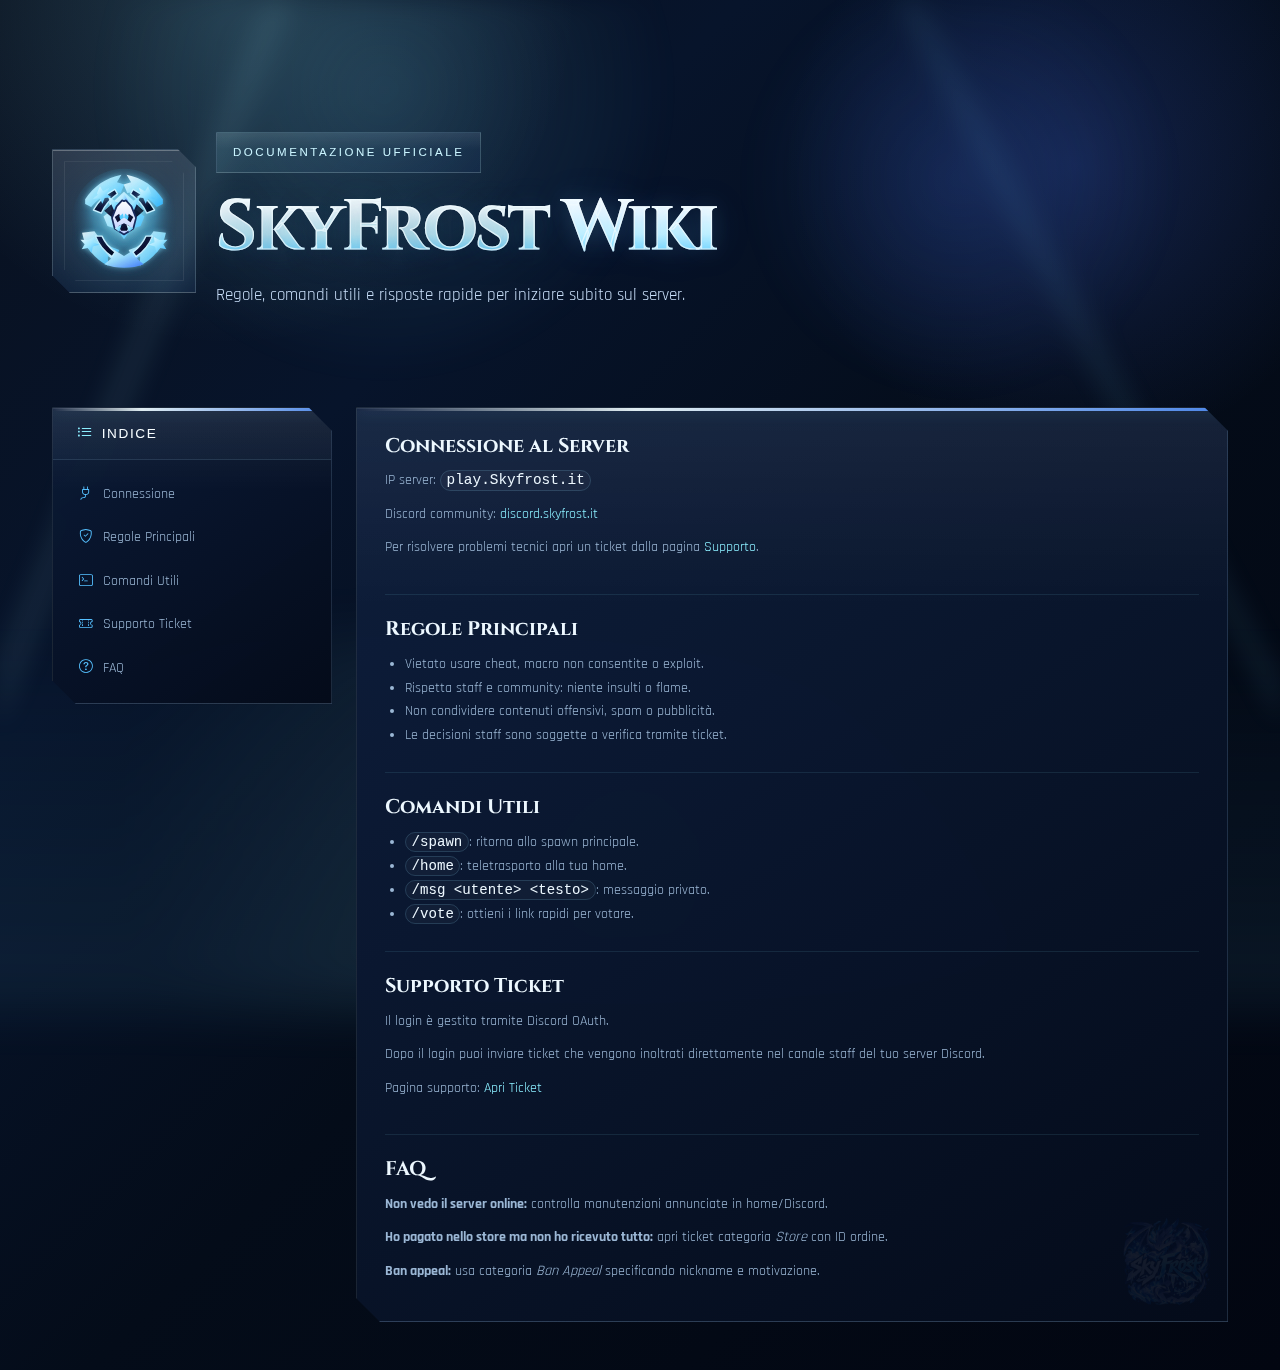
<file: wiki.html>
<!DOCTYPE html>
<html lang="it">
<head>
  <meta charset="UTF-8" />
  <meta name="viewport" content="width=device-width, initial-scale=1.0" />
  <meta name="description" content="Wiki ufficiale SkyFrost: guida rapida, regole principali, comandi utili e FAQ." />
  <meta name="robots" content="index,follow" />
  <meta name="theme-color" content="#060a14" />
  <link rel="preconnect" href="https://fonts.googleapis.com" />
  <link rel="preconnect" href="https://fonts.gstatic.com" crossorigin />
  <link href="https://fonts.googleapis.com/css2?family=Cinzel:wght@400;600;700&family=Rajdhani:wght@300;400;500;600;700&display=swap" rel="stylesheet" />
  <link rel="canonical" href="https://skyfrost.it/wiki" />

  <meta property="og:type" content="website" />
  <meta property="og:site_name" content="SkyFrost" />
  <meta property="og:title" content="Wiki — SkyFrost" />
  <meta property="og:description" content="Regole, comandi, FAQ e supporto rapido per la community SkyFrost." />
  <meta property="og:url" content="https://skyfrost.it/wiki" />
  <meta property="og:image" content="https://skyfrost.it/assets/og-cover.svg" />

  <meta name="twitter:card" content="summary_large_image" />
  <meta name="twitter:title" content="Wiki — SkyFrost" />
  <meta name="twitter:description" content="Documentazione ufficiale e FAQ del server SkyFrost." />
  <meta name="twitter:image" content="https://skyfrost.it/assets/og-cover.svg" />

  <link rel="icon" type="image/svg+xml" href="/favicon.svg" />
  <link rel="manifest" href="/site.webmanifest" />
  <link rel="stylesheet" href="https://cdn.jsdelivr.net/npm/bootstrap-icons@1.13.1/font/bootstrap-icons.min.css" />
  <title>Wiki — SkyFrost</title>
  <link rel="stylesheet" href="assets/style.css" />
</head>
<body>
<script src="assets/components.js"></script>

<div class="page-hero">
  <div class="page-hero-mark">
    <img data-brand-logo src="/assets/skyfrost-crest.svg" alt="Logo SkyFrost" />
  </div>
  <div class="page-hero-copy">
    <p class="page-hero-eyebrow">Documentazione Ufficiale</p>
    <h1 class="page-hero-title">SkyFrost <span class="glow">Wiki</span></h1>
    <p class="page-hero-sub">
      Regole, comandi utili e risposte rapide per iniziare subito sul server.
    </p>
  </div>
</div>

<div class="page-wrap">
  <div class="container">
    <section class="section-sm">
      <div class="wiki-layout">

        <aside class="card wiki-toc">
          <div class="card-header-bar">
            <i class="bi bi-list-ul" aria-hidden="true"></i>
            <span>Indice</span>
          </div>
          <ul>
            <li><a href="#connessione"><i class="bi bi-plug" aria-hidden="true"></i><span>Connessione</span></a></li>
            <li><a href="#regole"><i class="bi bi-shield-check" aria-hidden="true"></i><span>Regole Principali</span></a></li>
            <li><a href="#comandi"><i class="bi bi-terminal" aria-hidden="true"></i><span>Comandi Utili</span></a></li>
            <li><a href="#ticket"><i class="bi bi-ticket-perforated" aria-hidden="true"></i><span>Supporto Ticket</span></a></li>
            <li><a href="#faq"><i class="bi bi-question-circle" aria-hidden="true"></i><span>FAQ</span></a></li>
          </ul>
        </aside>

        <article class="card wiki-article">
          <div class="card-body">

            <section id="connessione" class="wiki-section">
              <h3>Connessione al Server</h3>
              <p>IP server: <code>play.Skyfrost.it</code></p>
              <p>Discord community: <a href="https://discord.com/invite/MfseZ57sPd" target="_blank" rel="noopener noreferrer">discord.skyfrost.it</a></p>
              <p>Per risolvere problemi tecnici apri un ticket dalla pagina <a href="/supporto">Supporto</a>.</p>
            </section>

            <section id="regole" class="wiki-section">
              <h3>Regole Principali</h3>
              <ul class="wiki-list">
                <li>Vietato usare cheat, macro non consentite o exploit.</li>
                <li>Rispetta staff e community: niente insulti o flame.</li>
                <li>Non condividere contenuti offensivi, spam o pubblicità.</li>
                <li>Le decisioni staff sono soggette a verifica tramite ticket.</li>
              </ul>
            </section>

            <section id="comandi" class="wiki-section">
              <h3>Comandi Utili</h3>
              <ul class="wiki-list">
                <li><code>/spawn</code>: ritorna allo spawn principale.</li>
                <li><code>/home</code>: teletrasporto alla tua home.</li>
                <li><code>/msg &lt;utente&gt; &lt;testo&gt;</code>: messaggio privato.</li>
                <li><code>/vote</code>: ottieni i link rapidi per votare.</li>
              </ul>
            </section>

            <section id="ticket" class="wiki-section">
              <h3>Supporto Ticket</h3>
              <p>Il login è gestito tramite Discord OAuth.</p>
              <p>Dopo il login puoi inviare ticket che vengono inoltrati direttamente nel canale staff del tuo server Discord.</p>
              <p>Pagina supporto: <a href="/supporto">Apri Ticket</a></p>
            </section>

            <section id="faq" class="wiki-section">
              <h3>FAQ</h3>
              <p><strong>Non vedo il server online:</strong> controlla manutenzioni annunciate in home/Discord.</p>
              <p><strong>Ho pagato nello store ma non ho ricevuto tutto:</strong> apri ticket categoria <em>Store</em> con ID ordine.</p>
              <p><strong>Ban appeal:</strong> usa categoria <em>Ban Appeal</em> specificando nickname e motivazione.</p>
            </section>

          </div>
        </article>

      </div>
    </section>
  </div>
</div>

<script src="assets/main.js"></script>
</body>
</html>
</file>
<file: assets/style.css>
/* ═══════════════════════════════════════════════
   SKYFROST — MAIN STYLESHEET
   ═══════════════════════════════════════════════ */

/* ── RESET & BASE ── */
*, *::before, *::after { box-sizing: border-box; margin: 0; padding: 0; }
html { scroll-behavior: smooth; font-size: 16px; }

:root {
  --bg-0:       #060a14;
  --bg-1:       #0a0e1a;
  --bg-2:       #0d1525;
  --bg-3:       #101d35;
  --bg-card:    rgba(13,21,37,0.85);
  --bg-card-2:  rgba(10,17,32,0.95);

  --cyan:       #5ee7ff;
  --cyan-dim:   #2ab8d4;
  --cyan-glow:  rgba(94,231,255,0.18);
  --cyan-ultra: rgba(94,231,255,0.06);
  --frost:      #b8eeff;
  --white:      #e8f4fc;

  --text:       #c8e8f5;
  --text-dim:   #6a9ab5;
  --text-muted: #3a6080;

  --border:     rgba(94,231,255,0.12);
  --border-hover: rgba(94,231,255,0.35);

  --gold:       #fbbf24;
  --silver:     #94a3b8;
  --bronze:     #cd7c2f;
  --green:      #4ade80;
  --red:        #f87171;

  --radius-sm:  4px;
  --radius-md:  8px;
  --radius-lg:  14px;
  --radius-xl:  20px;
  --radius-full: 999px;

  --shadow-sm:  0 2px 8px rgba(0,0,0,0.3);
  --shadow-md:  0 8px 30px rgba(0,0,0,0.4);
  --shadow-lg:  0 16px 50px rgba(0,0,0,0.5);
  --shadow-cyan: 0 0 30px rgba(94,231,255,0.2);

  --nav-h: 64px;
  --transition: 0.25s cubic-bezier(.16,1,.3,1);
}

body {
  font-family: 'Rajdhani', sans-serif;
  background: var(--bg-0);
  color: var(--text);
  min-height: 100vh;
  overflow-x: hidden;
  line-height: 1.6;
}

#bg-canvas {
  position: fixed;
  inset: 0;
  z-index: 0;
  pointer-events: none;
}

::selection { background: var(--cyan-glow); color: var(--frost); }

/* ── SCROLLBAR ── */
::-webkit-scrollbar { width: 6px; }
::-webkit-scrollbar-track { background: var(--bg-1); }
::-webkit-scrollbar-thumb { background: var(--cyan-dim); border-radius: 3px; }

/* ══════════════════════════════════════════════
   TYPOGRAPHY
══════════════════════════════════════════════ */
h1, h2, h3 { font-family: 'Cinzel', serif; line-height: 1.1; }
h4, h5, h6, label, button, .btn { font-family: 'Rajdhani', sans-serif; }

.font-display { font-family: 'Cinzel', serif; }

/* ══════════════════════════════════════════════
   BUTTONS
══════════════════════════════════════════════ */
.btn {
  display: inline-flex;
  align-items: center;
  justify-content: center;
  gap: 0.5rem;
  font-size: 0.85rem;
  font-weight: 600;
  letter-spacing: 0.08em;
  text-transform: uppercase;
  text-decoration: none;
  padding: 0.55rem 1.35rem;
  border-radius: var(--radius-sm);
  cursor: pointer;
  transition: all var(--transition);
  border: none;
  white-space: nowrap;
  position: relative;
}

.btn-ghost {
  background: transparent;
  border: 1px solid var(--border);
  color: var(--text-dim);
}
.btn-ghost:hover { border-color: var(--cyan); color: var(--cyan); }

.btn-primary {
  background: linear-gradient(135deg, #1a8aaa 0%, #0d5c78 100%);
  color: #fff;
  box-shadow: var(--shadow-cyan);
}
.btn-primary:hover { box-shadow: 0 0 40px rgba(94,231,255,0.4); transform: translateY(-1px); }

.btn-cyan {
  background: linear-gradient(135deg, var(--cyan) 0%, #0fa8cc 100%);
  color: var(--bg-0);
  font-weight: 700;
  box-shadow: 0 0 25px rgba(94,231,255,0.3);
}
.btn-cyan:hover { box-shadow: 0 0 45px rgba(94,231,255,0.55); transform: translateY(-2px); }

.btn-outline {
  border: 1px solid var(--border);
  color: var(--text);
  background: rgba(255,255,255,0.02);
}
.btn-outline:hover { border-color: var(--cyan); color: var(--cyan); background: var(--cyan-ultra); }

.btn-danger {
  background: linear-gradient(135deg, #c0392b, #922b21);
  color: #fff;
}
.btn-danger:hover { box-shadow: 0 0 20px rgba(248,113,113,0.3); transform: translateY(-1px); }

.btn-lg { font-size: 1rem; padding: 0.85rem 2.2rem; }
.btn-sm { font-size: 0.75rem; padding: 0.35rem 0.8rem; }
.btn-block { display: flex; width: 100%; }

/* ══════════════════════════════════════════════
   NAVBAR
══════════════════════════════════════════════ */
#site-nav {
  position: fixed;
  top: 0; left: 0; right: 0;
  z-index: 200;
  height: var(--nav-h);
  display: flex;
  align-items: center;
  justify-content: space-between;
  padding: 0 3rem;
  background: rgba(6,10,20,0.75);
  backdrop-filter: blur(20px);
  -webkit-backdrop-filter: blur(20px);
  border-bottom: 1px solid var(--border);
}

.nav-logo {
  font-family: 'Cinzel', serif;
  font-size: 1.3rem;
  font-weight: 700;
  color: var(--cyan);
  text-shadow: 0 0 20px var(--cyan);
  text-decoration: none;
  letter-spacing: 0.1em;
  flex-shrink: 0;
}
.nav-logo span { color: var(--frost); }

.nav-links {
  display: flex;
  align-items: center;
  gap: 0.25rem;
  list-style: none;
}
.nav-links a {
  text-decoration: none;
  color: var(--text-dim);
  font-size: 0.85rem;
  font-weight: 600;
  letter-spacing: 0.07em;
  text-transform: uppercase;
  padding: 0.4rem 0.85rem;
  border-radius: var(--radius-sm);
  transition: all var(--transition);
}
.nav-links a:hover, .nav-links a.active {
  color: var(--cyan);
  background: var(--cyan-ultra);
}

.nav-ctas { display: flex; gap: 0.6rem; align-items: center; flex-shrink: 0; }

.nav-hamburger {
  display: none;
  flex-direction: column;
  gap: 5px;
  cursor: pointer;
  padding: 4px;
}
.nav-hamburger span {
  width: 22px; height: 2px;
  background: var(--text);
  border-radius: 2px;
  transition: all var(--transition);
}

/* Mobile nav */
.nav-mobile-overlay {
  display: none;
  position: fixed;
  inset: var(--nav-h) 0 0 0;
  background: rgba(6,10,20,0.98);
  backdrop-filter: blur(20px);
  z-index: 190;
  flex-direction: column;
  align-items: center;
  justify-content: center;
  gap: 0.5rem;
  opacity: 0;
  pointer-events: none;
  transition: opacity var(--transition);
}
.nav-mobile-overlay.open {
  opacity: 1;
  pointer-events: all;
}
.nav-mobile-overlay a {
  font-family: 'Cinzel', serif;
  font-size: 1.2rem;
  color: var(--text-dim);
  text-decoration: none;
  padding: 0.75rem 2rem;
  transition: color var(--transition);
}
.nav-mobile-overlay a:hover,
.nav-mobile-overlay a.active { color: var(--cyan); }

/* ══════════════════════════════════════════════
   FOOTER
══════════════════════════════════════════════ */
#site-footer {
  position: relative;
  z-index: 1;
  border-top: 1px solid var(--border);
  padding: 3rem;
  margin-top: 4rem;
}
.footer-inner {
  max-width: 1200px;
  margin: 0 auto;
  display: grid;
  grid-template-columns: 1fr auto auto auto;
  gap: 3rem;
  align-items: start;
}
.footer-brand .footer-logo {
  font-family: 'Cinzel', serif;
  font-size: 1.2rem;
  color: var(--cyan);
  text-shadow: 0 0 15px var(--cyan);
  text-decoration: none;
}
.footer-brand p {
  font-size: 0.82rem;
  color: var(--text-muted);
  margin-top: 0.5rem;
  max-width: 240px;
}
.footer-col h4 {
  font-size: 0.7rem;
  font-weight: 700;
  letter-spacing: 0.15em;
  text-transform: uppercase;
  color: var(--cyan);
  margin-bottom: 0.85rem;
}
.footer-col ul { list-style: none; display: flex; flex-direction: column; gap: 0.4rem; }
.footer-col a { font-size: 0.85rem; color: var(--text-dim); text-decoration: none; transition: color var(--transition); }
.footer-col a:hover { color: var(--text); }
.footer-bottom {
  margin-top: 2rem;
  padding-top: 1.5rem;
  border-top: 1px solid var(--border);
  display: flex;
  align-items: center;
  justify-content: space-between;
  max-width: 1200px;
  margin-left: auto;
  margin-right: auto;
}
.footer-copy { font-size: 0.78rem; color: var(--text-muted); }
.footer-legal {
  display: flex;
  flex-direction: column;
  gap: 0.15rem;
}
.footer-disclaimer {
  font-size: 0.7rem;
  color: var(--text-muted);
}
.footer-social { display: flex; gap: 0.75rem; }
.footer-social a {
  width: 34px; height: 34px;
  border: 1px solid var(--border);
  border-radius: var(--radius-sm);
  display: flex; align-items: center; justify-content: center;
  color: var(--text-dim);
  text-decoration: none;
  font-size: 0.85rem;
  transition: all var(--transition);
}
.footer-social a:hover { border-color: var(--cyan); color: var(--cyan); }

/* ══════════════════════════════════════════════
   LAYOUT HELPERS
══════════════════════════════════════════════ */
.page-wrap {
  position: relative;
  z-index: 1;
  padding-top: var(--nav-h);
}
.container {
  max-width: 1200px;
  margin: 0 auto;
  padding: 0 2rem;
}
.section { padding: 5rem 0; }
.section-sm { padding: 3rem 0; }

.section-header {
  display: flex;
  align-items: baseline;
  justify-content: space-between;
  margin-bottom: 2.5rem;
}
.section-title {
  font-family: 'Cinzel', serif;
  font-size: 1.55rem;
  font-weight: 600;
  color: var(--frost);
}
.section-title::after {
  content: '';
  display: block;
  height: 2px;
  width: 36px;
  background: var(--cyan);
  margin-top: 0.4rem;
  box-shadow: 0 0 10px var(--cyan);
  border-radius: 2px;
}
.section-link {
  font-size: 0.78rem;
  color: var(--cyan-dim);
  text-decoration: none;
  letter-spacing: 0.08em;
  text-transform: uppercase;
  transition: color var(--transition);
}
.section-link:hover { color: var(--cyan); }

.divider {
  height: 1px;
  background: linear-gradient(90deg, transparent, var(--border), transparent);
  max-width: 1200px;
  margin: 0 auto;
  position: relative;
  z-index: 1;
}

/* ── GRIDS ── */
.grid-2 { display: grid; grid-template-columns: 1fr 1fr; gap: 1.5rem; }
.grid-3 { display: grid; grid-template-columns: repeat(3, 1fr); gap: 1.5rem; }
.grid-4 { display: grid; grid-template-columns: repeat(4, 1fr); gap: 1.5rem; }
.grid-auto { display: grid; grid-template-columns: repeat(auto-fill, minmax(300px, 1fr)); gap: 1.5rem; }
.grid-auto-sm { display: grid; grid-template-columns: repeat(auto-fill, minmax(240px, 1fr)); gap: 1.25rem; }

/* ══════════════════════════════════════════════
   CARDS
══════════════════════════════════════════════ */
.card {
  background: var(--bg-card);
  border: 1px solid var(--border);
  border-radius: var(--radius-md);
  transition: all var(--transition);
  position: relative;
  overflow: hidden;
}
.card::before {
  content: '';
  position: absolute;
  top: 0; left: 0; right: 0;
  height: 1px;
  background: linear-gradient(90deg, transparent, var(--cyan), transparent);
  opacity: 0;
  transition: opacity var(--transition);
}
.card:hover { border-color: var(--border-hover); transform: translateY(-3px); box-shadow: var(--shadow-md); }
.card:hover::before { opacity: 1; }

.card-body { padding: 1.75rem; }
.card-header-bar {
  padding: 0.85rem 1.5rem;
  border-bottom: 1px solid var(--border);
  font-family: 'Cinzel', serif;
  font-size: 0.85rem;
  color: var(--frost);
  letter-spacing: 0.05em;
  display: flex;
  align-items: center;
  gap: 0.5rem;
}
.card-header-bar i {
  color: var(--cyan);
  font-size: 0.95rem;
}

/* ══════════════════════════════════════════════
   FORMS
══════════════════════════════════════════════ */
.form-group { margin-bottom: 1.25rem; }
.form-group label {
  display: block;
  font-size: 0.78rem;
  font-weight: 600;
  letter-spacing: 0.08em;
  text-transform: uppercase;
  color: var(--text-dim);
  margin-bottom: 0.4rem;
}
.form-control {
  width: 100%;
  background: rgba(255,255,255,0.03);
  border: 1px solid var(--border);
  border-radius: var(--radius-sm);
  color: var(--text);
  font-family: 'Rajdhani', sans-serif;
  font-size: 0.95rem;
  padding: 0.7rem 1rem;
  transition: all var(--transition);
  outline: none;
}
.form-control::placeholder { color: var(--text-muted); }
.form-control:focus {
  border-color: var(--cyan);
  background: rgba(94,231,255,0.03);
  box-shadow: 0 0 0 3px rgba(94,231,255,0.08);
}
.form-hint { font-size: 0.78rem; color: var(--text-muted); margin-top: 0.3rem; }
.form-error { font-size: 0.78rem; color: var(--red); margin-top: 0.3rem; }

/* ══════════════════════════════════════════════
   BADGES & TAGS
══════════════════════════════════════════════ */
.badge {
  display: inline-flex;
  align-items: center;
  gap: 0.3rem;
  font-size: 0.68rem;
  font-weight: 700;
  letter-spacing: 0.12em;
  text-transform: uppercase;
  padding: 0.25rem 0.6rem;
  border-radius: var(--radius-sm);
}
.badge-cyan { color: var(--cyan); background: rgba(94,231,255,0.08); border: 1px solid rgba(94,231,255,0.2); }
.badge-gold { color: var(--gold); background: rgba(251,191,36,0.08); border: 1px solid rgba(251,191,36,0.2); }
.badge-green { color: var(--green); background: rgba(74,222,128,0.08); border: 1px solid rgba(74,222,128,0.2); }
.badge-red { color: var(--red); background: rgba(248,113,113,0.08); border: 1px solid rgba(248,113,113,0.2); }
.badge-dim { color: var(--text-dim); background: rgba(255,255,255,0.04); border: 1px solid var(--border); }

/* ══════════════════════════════════════════════
   STATUS PILL
══════════════════════════════════════════════ */
.status-pill {
  display: inline-flex;
  align-items: center;
  gap: 0.5rem;
  padding: 0.45rem 1rem;
  background: rgba(94,231,255,0.04);
  border: 1px solid var(--border);
  border-radius: var(--radius-full);
  font-size: 0.82rem;
  color: var(--text-dim);
}
.status-dot {
  width: 7px; height: 7px;
  border-radius: 50%;
  flex-shrink: 0;
}
.status-dot.online  { background: var(--green); box-shadow: 0 0 8px var(--green); animation: pulse-dot 2s infinite; }
.status-dot.offline { background: var(--red); }
.status-pill strong { color: var(--cyan); }
.status-pill-link {
  color: inherit;
  text-decoration: none;
}
.status-pill-link:hover { color: var(--cyan); }

/* ══════════════════════════════════════════════
   HERO (INDEX)
══════════════════════════════════════════════ */
.hero {
  min-height: 100vh;
  display: flex;
  flex-direction: column;
  align-items: center;
  justify-content: center;
  text-align: center;
  padding: calc(var(--nav-h) + 2rem) 2rem 4rem;
  position: relative;
  z-index: 1;
}
.hero-eyebrow {
  font-size: 0.72rem;
  letter-spacing: 0.3em;
  text-transform: uppercase;
  color: var(--cyan-dim);
  margin-bottom: 1.5rem;
  opacity: 0;
  animation: fadeUp 0.8s 0.2s forwards;
}
.hero-title {
  font-family: 'Cinzel', serif;
  font-size: clamp(3rem, 9vw, 7rem);
  font-weight: 700;
  line-height: 1;
  color: #fff;
  text-shadow: 0 0 80px rgba(94,231,255,0.2);
  opacity: 0;
  animation: fadeUp 0.8s 0.4s forwards;
}
.hero-title .glow { color: var(--cyan); text-shadow: 0 0 40px var(--cyan), 0 0 80px rgba(94,231,255,0.3); }
.hero-subtitle {
  margin-top: 1.5rem;
  font-size: 1.15rem;
  color: var(--text-dim);
  max-width: 480px;
  opacity: 0;
  animation: fadeUp 0.8s 0.6s forwards;
}
.hero-actions {
  display: flex;
  gap: 1rem;
  margin-top: 2.5rem;
  flex-wrap: wrap;
  justify-content: center;
  opacity: 0;
  animation: fadeUp 0.8s 0.8s forwards;
}
.hero-status {
  display: flex;
  gap: 1rem;
  margin-top: 2.5rem;
  flex-wrap: wrap;
  justify-content: center;
  opacity: 0;
  animation: fadeUp 0.8s 1s forwards;
}
.scroll-hint {
  position: absolute;
  bottom: 2rem;
  left: 50%;
  transform: translateX(-50%);
  display: flex;
  flex-direction: column;
  align-items: center;
  gap: 0.35rem;
  color: var(--text-muted);
  font-size: 0.65rem;
  letter-spacing: 0.15em;
  text-transform: uppercase;
  animation: bounce-y 2s infinite;
}

/* ══════════════════════════════════════════════
   NEWS CARDS
══════════════════════════════════════════════ */
.news-card { cursor: pointer; }
.news-card .badge { margin-bottom: 1rem; }
.news-card h3 { font-size: 1rem; color: var(--frost); margin-bottom: 0.6rem; line-height: 1.4; }
.news-card p { font-size: 0.88rem; color: var(--text-dim); }
.news-meta {
  display: flex;
  align-items: center;
  justify-content: space-between;
  margin-top: 1.25rem;
  padding-top: 1.1rem;
  border-top: 1px solid var(--border);
  font-size: 0.78rem;
  color: var(--text-muted);
}
.news-author { display: flex; align-items: center; gap: 0.5rem; color: var(--text-dim); }
.author-avatar {
  width: 26px; height: 26px;
  border-radius: 50%;
  background: linear-gradient(135deg, var(--cyan-dim), #0d5c78);
  display: flex; align-items: center; justify-content: center;
  font-size: 0.62rem; font-weight: 700; color: #fff;
  flex-shrink: 0;
}
.author-avatar img { width: 100%; height: 100%; border-radius: 50%; object-fit: cover; }

/* ══════════════════════════════════════════════
   STORE
══════════════════════════════════════════════ */
.store-layout {
  display: grid;
  grid-template-columns: 220px 1fr;
  gap: 2rem;
  align-items: start;
}
.store-sidebar { position: sticky; top: calc(var(--nav-h) + 1.5rem); }
.store-sidebar-card { overflow: visible; }
.sidebar-nav { list-style: none; padding: 0.5rem; }
.sidebar-nav li a {
  display: flex;
  align-items: center;
  gap: 0.65rem;
  padding: 0.65rem 0.85rem;
  border-radius: var(--radius-sm);
  color: var(--text-dim);
  text-decoration: none;
  font-size: 0.88rem;
  font-weight: 500;
  transition: all var(--transition);
}
.sidebar-nav li a:hover, .sidebar-nav li a.active {
  color: var(--cyan);
  background: var(--cyan-ultra);
}
.sidebar-nav li a .count {
  margin-left: auto;
  font-size: 0.72rem;
  background: var(--border);
  padding: 0.1rem 0.4rem;
  border-radius: var(--radius-full);
  color: var(--text-muted);
}
.sidebar-divider { height: 1px; background: var(--border); margin: 0.5rem 0.85rem; }

.product-card { cursor: pointer; }
.product-img {
  width: 100%;
  aspect-ratio: 16/9;
  object-fit: cover;
  display: block;
  background: linear-gradient(135deg, var(--bg-3), var(--bg-2));
}
.product-img-placeholder {
  width: 100%;
  aspect-ratio: 16/9;
  display: flex;
  align-items: center;
  justify-content: center;
  background: linear-gradient(135deg, var(--bg-3), var(--bg-2));
  font-size: 2.5rem;
  color: var(--text-muted);
}
.product-body { padding: 1.25rem; }
.product-category { font-size: 0.68rem; letter-spacing: 0.1em; text-transform: uppercase; color: var(--text-muted); margin-bottom: 0.4rem; }
.product-name { font-family: 'Cinzel', serif; font-size: 0.95rem; color: var(--frost); margin-bottom: 0.4rem; }
.product-desc { font-size: 0.82rem; color: var(--text-dim); line-height: 1.5; margin-bottom: 1rem; }
.product-footer { display: flex; align-items: center; justify-content: space-between; }
.product-price { font-size: 1.2rem; font-weight: 700; color: var(--cyan); }
.product-price span { font-size: 0.72rem; font-weight: 400; color: var(--text-muted); }

.store-featured {
  background: var(--bg-card);
  border: 1px solid var(--border);
  border-radius: var(--radius-md);
  overflow: hidden;
  margin-bottom: 2rem;
}
.featured-top {
  background: linear-gradient(135deg, var(--bg-3), var(--bg-2));
  padding: 2.5rem;
  display: flex;
  align-items: center;
  justify-content: space-between;
  gap: 2rem;
}
.featured-label {
  background: linear-gradient(135deg, var(--cyan), #0fa8cc);
  color: var(--bg-0);
  font-size: 0.65rem;
  font-weight: 700;
  letter-spacing: 0.15em;
  text-transform: uppercase;
  padding: 0.3rem 0.85rem;
  border-radius: var(--radius-full);
  display: inline-block;
  margin-bottom: 0.85rem;
}
.featured-name { font-family: 'Cinzel', serif; font-size: 2rem; color: #fff; }
.featured-price { font-size: 2.5rem; font-weight: 700; color: var(--cyan); }
.featured-price small { font-size: 1rem; color: var(--text-dim); margin-left: 0.3rem; }
.featured-perks { list-style: none; margin-top: 1rem; display: flex; flex-direction: column; gap: 0.4rem; }
.featured-perks li { font-size: 0.9rem; color: var(--text-dim); display: flex; align-items: center; gap: 0.5rem; }
.featured-perks li::before { content: '✦'; color: var(--cyan); font-size: 0.55rem; }

/* ══════════════════════════════════════════════
   STAFF
══════════════════════════════════════════════ */
.page-hero {
  position: relative;
  z-index: 1;
  padding: calc(var(--nav-h) + 4rem) 2rem 4rem;
  text-align: center;
}
.page-hero-eyebrow {
  font-size: 0.72rem;
  letter-spacing: 0.3em;
  text-transform: uppercase;
  color: var(--cyan-dim);
  margin-bottom: 1rem;
}
.page-hero-title {
  font-family: 'Cinzel', serif;
  font-size: clamp(2rem, 5vw, 3.5rem);
  font-weight: 700;
  color: #fff;
}
.page-hero-title .glow { color: var(--cyan); text-shadow: 0 0 30px var(--cyan); }
.page-hero-sub { font-size: 1.05rem; color: var(--text-dim); max-width: 480px; margin: 1rem auto 0; }

.role-section { margin-bottom: 3.5rem; }
.role-label {
  display: flex;
  align-items: center;
  gap: 0.85rem;
  margin-bottom: 1.5rem;
}
.role-label h3 {
  font-family: 'Cinzel', serif;
  font-size: 1.1rem;
  color: var(--frost);
}
.role-label::after {
  content: '';
  flex: 1;
  height: 1px;
  background: var(--border);
}
.role-dot {
  width: 10px; height: 10px;
  border-radius: 50%;
  flex-shrink: 0;
}
.role-dot.owner   { background: var(--gold); box-shadow: 0 0 10px var(--gold); }
.role-dot.sradmin { background: #fb7185; box-shadow: 0 0 10px #fb7185; }
.role-dot.admin   { background: var(--red);  box-shadow: 0 0 10px var(--red); }
.role-dot.staff   { background: var(--cyan); box-shadow: 0 0 10px var(--cyan); }
.role-dot.mod     { background: #818cf8; box-shadow: 0 0 10px #818cf8; }
.role-dot.builder { background: var(--green); box-shadow: 0 0 10px var(--green); }
.role-dot.helper  { background: var(--cyan); box-shadow: 0 0 10px var(--cyan); }

.staff-card {
  display: flex;
  flex-direction: column;
  align-items: center;
  text-align: center;
  padding: 2rem 1.5rem;
  cursor: pointer;
}
.staff-avatar-wrap {
  position: relative;
  margin-bottom: 1rem;
}
.staff-avatar {
  width: 80px; height: 80px;
  border-radius: var(--radius-md);
  object-fit: cover;
  background: linear-gradient(135deg, var(--bg-3), var(--bg-2));
  border: 2px solid var(--border);
  transition: border-color var(--transition);
}
.staff-card:hover .staff-avatar { border-color: var(--cyan); }
.staff-online-dot {
  position: absolute;
  bottom: -3px; right: -3px;
  width: 14px; height: 14px;
  border-radius: 50%;
  border: 2px solid var(--bg-1);
}
.staff-online-dot.online  { background: var(--green); }
.staff-online-dot.idle    { background: var(--gold); }
.staff-online-dot.dnd     { background: var(--red); }
.staff-online-dot.offline { background: var(--text-muted); }

.staff-name { font-family: 'Cinzel', serif; font-size: 0.95rem; color: var(--frost); }
.staff-role-badge {
  font-size: 0.7rem;
  font-weight: 600;
  letter-spacing: 0.1em;
  text-transform: uppercase;
  margin-top: 0.35rem;
}
.staff-role-badge.owner   { color: var(--gold); }
.staff-role-badge.sradmin { color: #fb7185; }
.staff-role-badge.admin   { color: var(--red); }
.staff-role-badge.staff   { color: var(--cyan); }
.staff-role-badge.mod     { color: #818cf8; }
.staff-role-badge.builder { color: var(--green); }
.staff-role-badge.helper  { color: var(--cyan); }

/* Loading skeleton */
.skeleton {
  background: linear-gradient(90deg, var(--bg-2) 25%, var(--bg-3) 50%, var(--bg-2) 75%);
  background-size: 200% 100%;
  animation: shimmer 1.5s infinite;
  border-radius: var(--radius-sm);
}
.skeleton-avatar { width: 80px; height: 80px; border-radius: var(--radius-md); }
.skeleton-line { height: 12px; }
.skeleton-line.sm { width: 60%; }
.skeleton-line.lg { width: 80%; }

/* ══════════════════════════════════════════════
   AUTH (LOGIN / REGISTER)
══════════════════════════════════════════════ */
.auth-page {
  min-height: 100vh;
  display: flex;
  align-items: center;
  justify-content: center;
  padding: calc(var(--nav-h) + 2rem) 2rem 4rem;
  position: relative;
  z-index: 1;
}
.auth-card {
  width: 100%;
  max-width: 420px;
  background: var(--bg-card-2);
  border: 1px solid var(--border);
  border-radius: var(--radius-lg);
  padding: 2.5rem;
  backdrop-filter: blur(20px);
}
.auth-logo {
  text-align: center;
  margin-bottom: 2rem;
}
.auth-logo a {
  font-family: 'Cinzel', serif;
  font-size: 1.5rem;
  color: var(--cyan);
  text-shadow: 0 0 20px var(--cyan);
  text-decoration: none;
}
.auth-logo a span { color: var(--frost); }
.auth-title {
  font-family: 'Cinzel', serif;
  font-size: 1.3rem;
  color: var(--frost);
  text-align: center;
  margin-bottom: 0.4rem;
}
.auth-sub { font-size: 0.88rem; color: var(--text-dim); text-align: center; margin-bottom: 2rem; }
.auth-divider {
  display: flex;
  align-items: center;
  gap: 1rem;
  margin: 1.5rem 0;
  color: var(--text-muted);
  font-size: 0.78rem;
}
.auth-divider::before, .auth-divider::after {
  content: '';
  flex: 1;
  height: 1px;
  background: var(--border);
}
.auth-footer { text-align: center; font-size: 0.85rem; color: var(--text-dim); margin-top: 1.5rem; }
.auth-footer a { color: var(--cyan); text-decoration: none; }
.auth-footer a:hover { text-decoration: underline; }

/* ══════════════════════════════════════════════
   SUPPORTO
══════════════════════════════════════════════ */
.support-layout {
  display: grid;
  grid-template-columns: 320px 1fr;
  gap: 1.5rem;
  align-items: start;
}
.support-user-card {
  position: sticky;
  top: calc(var(--nav-h) + 1.5rem);
}
.support-auth-state {
  font-size: 0.82rem;
  color: var(--text-dim);
  margin-bottom: 1rem;
}
.support-auth-state.error { color: var(--red); }
.support-auth-state.success { color: var(--green); }

.support-profile {
  display: flex;
  align-items: center;
  gap: 0.8rem;
  padding: 0.8rem;
  border: 1px solid var(--border);
  border-radius: var(--radius-sm);
  background: rgba(255,255,255,0.02);
}
.support-avatar {
  width: 52px;
  height: 52px;
  border-radius: var(--radius-sm);
  object-fit: cover;
  border: 1px solid var(--border);
  background: var(--bg-2);
}
.support-name {
  font-family: 'Cinzel', serif;
  font-size: 0.92rem;
  color: var(--frost);
}
.support-id {
  font-size: 0.74rem;
  color: var(--text-muted);
}
.support-actions {
  margin-top: 1rem;
  display: flex;
  flex-direction: column;
  gap: 0.6rem;
}
.ticket-form-grid {
  display: grid;
  grid-template-columns: 1fr 1fr;
  gap: 1rem;
}
.support-textarea {
  min-height: 180px;
  resize: vertical;
}

/* ══════════════════════════════════════════════
   WIKI
══════════════════════════════════════════════ */
.wiki-layout {
  display: grid;
  grid-template-columns: 280px 1fr;
  gap: 1.5rem;
  align-items: start;
}
.wiki-toc {
  position: sticky;
  top: calc(var(--nav-h) + 1.5rem);
}
.wiki-toc ul {
  list-style: none;
  padding: 0.75rem;
}
.wiki-toc ul li + li { margin-top: 0.35rem; }
.wiki-toc a {
  display: flex;
  align-items: center;
  gap: 0.5rem;
  color: var(--text-dim);
  text-decoration: none;
  font-size: 0.85rem;
  padding: 0.5rem 0.65rem;
  border-radius: var(--radius-sm);
  transition: all var(--transition);
}
.wiki-toc a i {
  width: 0.95rem;
  color: var(--cyan-dim);
  transition: color var(--transition);
}
.wiki-toc a:hover {
  color: var(--cyan);
  background: var(--cyan-ultra);
}
.wiki-toc a:hover i { color: var(--cyan); }
.wiki-section {
  border-bottom: 1px solid var(--border);
  padding-bottom: 1.5rem;
  margin-bottom: 1.5rem;
}
.wiki-section:last-child {
  border-bottom: none;
  padding-bottom: 0;
  margin-bottom: 0;
}
.wiki-section h3 {
  font-size: 1.2rem;
  margin-bottom: 0.75rem;
  color: var(--frost);
}
.wiki-section p {
  font-size: 0.9rem;
  color: var(--text-dim);
  margin-bottom: 0.65rem;
}
.wiki-section a {
  color: var(--cyan);
  text-decoration: none;
}
.wiki-section a:hover { text-decoration: underline; }
.wiki-section code {
  font-family: ui-monospace, SFMono-Regular, Menlo, Consolas, 'Liberation Mono', monospace;
  background: rgba(255,255,255,0.03);
  border: 1px solid var(--border);
  border-radius: var(--radius-sm);
  padding: 0.08rem 0.35rem;
  color: var(--frost);
}
.wiki-list {
  color: var(--text-dim);
  font-size: 0.88rem;
  line-height: 1.7;
  padding-left: 1.25rem;
}

/* ══════════════════════════════════════════════
   DASHBOARD
══════════════════════════════════════════════ */
.dashboard-layout {
  display: grid;
  grid-template-columns: 240px 1fr;
  gap: 2rem;
  align-items: start;
}
.dash-sidebar {
  position: sticky;
  top: calc(var(--nav-h) + 1.5rem);
}
.dash-profile {
  display: flex;
  flex-direction: column;
  align-items: center;
  text-align: center;
  padding: 1.75rem;
  border-bottom: 1px solid var(--border);
}
.dash-avatar {
  width: 72px; height: 72px;
  border-radius: var(--radius-md);
  background: linear-gradient(135deg, var(--cyan-dim), #0d5c78);
  display: flex; align-items: center; justify-content: center;
  font-family: 'Cinzel', serif;
  font-size: 1.5rem;
  color: #fff;
  margin-bottom: 0.85rem;
  border: 2px solid var(--border);
}
.dash-username { font-family: 'Cinzel', serif; font-size: 1rem; color: var(--frost); }
.dash-rank { font-size: 0.78rem; color: var(--cyan); margin-top: 0.25rem; }
.dash-nav { list-style: none; padding: 0.75rem 0.5rem; }
.dash-nav li a {
  display: flex;
  align-items: center;
  gap: 0.75rem;
  padding: 0.65rem 1rem;
  border-radius: var(--radius-sm);
  color: var(--text-dim);
  text-decoration: none;
  font-size: 0.88rem;
  font-weight: 500;
  transition: all var(--transition);
}
.dash-nav li a:hover, .dash-nav li a.active {
  color: var(--cyan);
  background: var(--cyan-ultra);
}
.dash-nav li a .icon { font-size: 1rem; width: 20px; text-align: center; }

.stat-card { text-align: center; padding: 1.5rem; }
.stat-value { font-family: 'Cinzel', serif; font-size: 2rem; font-weight: 700; color: var(--cyan); }
.stat-label { font-size: 0.8rem; color: var(--text-dim); margin-top: 0.25rem; text-transform: uppercase; letter-spacing: 0.08em; }

/* ══════════════════════════════════════════════
   VOTE
══════════════════════════════════════════════ */
.vote-card { text-align: center; padding: 2rem; }
.vote-icon { font-size: 2.5rem; margin-bottom: 1rem; }
.vote-site { font-family: 'Cinzel', serif; font-size: 1.1rem; color: var(--frost); margin-bottom: 0.5rem; }
.vote-desc { font-size: 0.85rem; color: var(--text-dim); margin-bottom: 1.5rem; }
.vote-reward {
  display: inline-flex;
  align-items: center;
  gap: 0.4rem;
  font-size: 0.78rem;
  color: var(--gold);
  background: rgba(251,191,36,0.06);
  border: 1px solid rgba(251,191,36,0.15);
  padding: 0.3rem 0.75rem;
  border-radius: var(--radius-full);
  margin-bottom: 1.25rem;
}

/* ══════════════════════════════════════════════
   LEADERBOARD
══════════════════════════════════════════════ */
.lb-table { width: 100%; border-collapse: collapse; }
.lb-table td {
  padding: 0.85rem 1.5rem;
  font-size: 0.88rem;
  border-bottom: 1px solid rgba(255,255,255,0.03);
}
.lb-table tr:last-child td { border-bottom: none; }
.lb-table tr:hover td { background: rgba(94,231,255,0.025); }
.lb-rank { color: var(--text-muted); width: 2rem; font-weight: 700; }
.lb-rank.gold   { color: var(--gold); }
.lb-rank.silver { color: var(--silver); }
.lb-rank.bronze { color: var(--bronze); }
.lb-name { color: var(--text); font-weight: 500; }
.lb-amount { color: var(--cyan); font-weight: 600; text-align: right; }

.purchase-row {
  display: flex;
  align-items: center;
  justify-content: space-between;
  padding: 0.85rem 1.5rem;
  border-bottom: 1px solid rgba(255,255,255,0.03);
  font-size: 0.85rem;
  transition: background var(--transition);
}
.purchase-row:last-child { border-bottom: none; }
.purchase-row:hover { background: rgba(94,231,255,0.02); }
.purchase-user { color: var(--text); font-weight: 600; }
.purchase-cat { color: var(--text-muted); font-size: 0.75rem; }
.purchase-item {
  font-size: 0.75rem;
  color: var(--cyan);
  background: rgba(94,231,255,0.07);
  padding: 0.2rem 0.55rem;
  border-radius: var(--radius-sm);
}

/* ══════════════════════════════════════════════
   TOAST NOTIFICATIONS
══════════════════════════════════════════════ */
#toast-container {
  position: fixed;
  bottom: 2rem;
  right: 2rem;
  z-index: 9999;
  display: flex;
  flex-direction: column;
  gap: 0.6rem;
}
.toast {
  display: flex;
  align-items: center;
  gap: 0.75rem;
  padding: 0.85rem 1.25rem;
  background: var(--bg-card-2);
  border: 1px solid var(--border);
  border-radius: var(--radius-md);
  font-size: 0.88rem;
  color: var(--text);
  min-width: 260px;
  max-width: 360px;
  box-shadow: var(--shadow-lg);
  animation: toastIn 0.3s var(--transition) forwards;
  backdrop-filter: blur(16px);
}
.toast.toast-success { border-color: rgba(74,222,128,0.3); }
.toast.toast-error   { border-color: rgba(248,113,113,0.3); }
.toast.toast-info    { border-color: var(--border-hover); }
.toast-icon { font-size: 1.1rem; flex-shrink: 0; }
.toast-out { animation: toastOut 0.3s forwards; }

/* ══════════════════════════════════════════════
   ANIMATIONS
══════════════════════════════════════════════ */
@keyframes fadeUp {
  from { opacity: 0; transform: translateY(20px); }
  to   { opacity: 1; transform: translateY(0); }
}
@keyframes pulse-dot {
  0%, 100% { box-shadow: 0 0 6px var(--green); }
  50%       { box-shadow: 0 0 14px var(--green); }
}
@keyframes bounce-y {
  0%, 100% { transform: translateX(-50%) translateY(0); }
  50%       { transform: translateX(-50%) translateY(6px); }
}
@keyframes shimmer {
  from { background-position: 200% 0; }
  to   { background-position: -200% 0; }
}
@keyframes toastIn {
  from { opacity: 0; transform: translateX(20px); }
  to   { opacity: 1; transform: translateX(0); }
}
@keyframes toastOut {
  from { opacity: 1; transform: translateX(0); }
  to   { opacity: 0; transform: translateX(20px); }
}

/* Scroll reveal */
.reveal { opacity: 0; transform: translateY(28px); transition: opacity 0.65s cubic-bezier(.16,1,.3,1), transform 0.65s cubic-bezier(.16,1,.3,1); }
.reveal.visible { opacity: 1; transform: none; }
.reveal-delay-1 { transition-delay: 0.1s; }
.reveal-delay-2 { transition-delay: 0.2s; }
.reveal-delay-3 { transition-delay: 0.3s; }

/* ══════════════════════════════════════════════
   RESPONSIVE
══════════════════════════════════════════════ */
@media (max-width: 1024px) {
  .store-layout { grid-template-columns: 1fr; }
  .store-sidebar { position: static; }
  .dashboard-layout { grid-template-columns: 1fr; }
  .dash-sidebar { position: static; }
  .support-layout { grid-template-columns: 1fr; }
  .support-user-card { position: static; }
  .wiki-layout { grid-template-columns: 1fr; }
  .wiki-toc { position: static; }
  .grid-4 { grid-template-columns: repeat(2, 1fr); }
  .grid-3 { grid-template-columns: repeat(2, 1fr); }
}

@media (max-width: 768px) {
  #site-nav { padding: 0 1.25rem; }
  .nav-links { display: none; }
  .nav-hamburger { display: flex; }
  .nav-mobile-overlay { display: flex; }
  .grid-2, .grid-3, .grid-4 { grid-template-columns: 1fr; }
  .footer-inner { grid-template-columns: 1fr; gap: 2rem; }
  .footer-bottom { flex-direction: column; gap: 1rem; text-align: center; }
  .footer-legal { align-items: center; }
  #site-footer { padding: 2rem 1.5rem; }
  .featured-top { flex-direction: column; }
  .ticket-form-grid { grid-template-columns: 1fr; }
  .container { padding: 0 1.25rem; }
}

@media (max-width: 480px) {
  .hero-actions { flex-direction: column; align-items: stretch; }
  .hero-status { flex-direction: column; align-items: center; }
}

/* ══════════════════════════════════════════════
   ICE REFORGE OVERRIDES
══════════════════════════════════════════════ */
:root {
  --bg-0: #020815;
  --bg-1: #07101f;
  --bg-2: #0a1833;
  --bg-3: #102857;
  --bg-card: rgba(8, 19, 41, 0.82);
  --bg-card-2: rgba(7, 18, 40, 0.94);
  --cyan: #8beeff;
  --cyan-dim: #55c0ff;
  --cyan-glow: rgba(139, 238, 255, 0.24);
  --cyan-ultra: rgba(139, 238, 255, 0.1);
  --frost: #edf8ff;
  --white: #fbfdff;
  --text: #d9ebff;
  --text-dim: #9bb7d5;
  --text-muted: #5e7795;
  --border: rgba(143, 221, 255, 0.16);
  --border-hover: rgba(182, 241, 255, 0.48);
  --shadow-sm: 0 8px 18px rgba(0, 0, 0, 0.2);
  --shadow-md: 0 18px 38px rgba(0, 0, 0, 0.32);
  --shadow-lg: 0 30px 70px rgba(0, 0, 0, 0.46);
  --shadow-cyan: 0 16px 45px rgba(42, 146, 221, 0.22);
  --radius-sm: 12px;
  --radius-md: 18px;
  --radius-lg: 24px;
  --radius-xl: 34px;
  --nav-h: 72px;
  --brand-logo-url: url('/assets/skyfrost-logo.png');
}

body {
  background:
    radial-gradient(circle at 18% -8%, rgba(119, 217, 255, 0.22), transparent 28%),
    radial-gradient(circle at 86% 14%, rgba(88, 117, 255, 0.18), transparent 24%),
    linear-gradient(180deg, #061126 0%, #04101e 38%, #020815 100%);
}

body::before,
body::after {
  content: '';
  position: fixed;
  inset: 0;
  pointer-events: none;
  z-index: 0;
}

body::before {
  background:
    radial-gradient(circle at 30% 10%, rgba(123, 224, 255, 0.12), transparent 24%),
    radial-gradient(circle at 75% 20%, rgba(71, 126, 255, 0.12), transparent 18%);
  filter: blur(18px);
}

body::after {
  inset: auto -12% -18% -12%;
  height: 34vh;
  background: radial-gradient(circle at center, rgba(120, 229, 255, 0.08), transparent 70%);
  filter: blur(32px);
}

#bg-canvas { opacity: 0.9; }

#site-nav {
  background: linear-gradient(180deg, rgba(7, 15, 32, 0.88), rgba(5, 12, 26, 0.7));
  border-bottom: 1px solid rgba(146, 225, 255, 0.18);
  box-shadow: 0 14px 40px rgba(0, 0, 0, 0.24);
}

#site-nav::after {
  content: '';
  position: absolute;
  inset: auto 5% -1px;
  height: 2px;
  background: linear-gradient(90deg, transparent, rgba(143, 221, 255, 0.7), transparent);
}

.nav-logo {
  display: inline-flex;
  align-items: center;
  gap: 0.9rem;
  color: var(--frost);
  text-shadow: none;
}

.nav-logo-mark {
  width: 48px;
  height: 48px;
  padding: 4px;
  border-radius: 16px;
  border: 1px solid rgba(156, 231, 255, 0.22);
  background: linear-gradient(180deg, rgba(255, 255, 255, 0.1), rgba(79, 154, 255, 0.08));
  box-shadow:
    inset 0 1px 0 rgba(255, 255, 255, 0.25),
    0 14px 30px rgba(16, 76, 150, 0.24);
}

.nav-logo-mark img,
.footer-brand-mark img,
.page-hero-mark img,
.featured-crest,
.cta-crest,
.brand-banner-mark img,
.auth-brand-mark img {
  width: 100%;
  height: 100%;
  object-fit: contain;
  display: block;
  filter: drop-shadow(0 12px 32px rgba(119, 227, 255, 0.28));
}

.nav-logo-wordmark {
  display: inline-flex;
  align-items: baseline;
  gap: 0.08rem;
  font-size: 1.15rem;
  color: var(--white);
}

.nav-logo-wordmark span { color: var(--cyan); }

.nav-links a {
  border: 1px solid transparent;
  border-radius: 999px;
  color: var(--text-dim);
}

.nav-links a:hover,
.nav-links a.active {
  background: linear-gradient(180deg, rgba(139, 238, 255, 0.12), rgba(139, 238, 255, 0.04));
  border-color: rgba(139, 238, 255, 0.12);
  color: var(--frost);
}

.nav-mobile-overlay {
  background: rgba(5, 12, 26, 0.97);
}

.btn {
  border-radius: 15px;
  letter-spacing: 0.12em;
  padding: 0.72rem 1.4rem;
  border: 1px solid transparent;
  overflow: hidden;
}

.btn::before {
  content: '';
  position: absolute;
  inset: 0 auto 0 -130%;
  width: 120%;
  background: linear-gradient(90deg, transparent, rgba(255, 255, 255, 0.16), transparent);
  transition: transform 0.45s ease;
}

.btn:hover::before { transform: translateX(210%); }

.btn-ghost,
.btn-outline {
  background: linear-gradient(180deg, rgba(255, 255, 255, 0.03), rgba(139, 238, 255, 0.02));
  border-color: rgba(139, 238, 255, 0.14);
  color: var(--text);
}

.btn-primary {
  background: linear-gradient(135deg, #9be7ff 0%, #4e8dff 100%);
  color: #04101d;
}

.btn-cyan {
  background: linear-gradient(135deg, #dbfbff 0%, #84e6ff 38%, #4a89ff 100%);
  color: #04101d;
  box-shadow: 0 18px 34px rgba(78, 137, 255, 0.22);
}

.btn-cyan:hover,
.btn-primary:hover {
  box-shadow: 0 22px 44px rgba(90, 167, 255, 0.34);
}

.page-wrap { padding-top: 0; }

.container { max-width: 1240px; }

.section-title {
  display: inline-flex;
  align-items: center;
  gap: 0.8rem;
  font-size: 1.72rem;
}

.section-title::before {
  content: '';
  width: 34px;
  height: 34px;
  flex-shrink: 0;
  background: var(--brand-logo-url) center/contain no-repeat;
  filter: drop-shadow(0 8px 14px rgba(139, 238, 255, 0.24));
}

.section-title::after {
  width: 58px;
  height: 3px;
  margin-top: 0;
  border-radius: 999px;
  background: linear-gradient(90deg, rgba(139, 238, 255, 0.12), var(--cyan));
}

.section-link { color: var(--frost); }

.divider {
  height: 2px;
  background: linear-gradient(90deg, transparent, rgba(150, 225, 255, 0.42), transparent);
}

.card,
.auth-card,
.store-featured {
  background: linear-gradient(180deg, rgba(10, 22, 46, 0.88), rgba(5, 12, 28, 0.98));
  border: 1px solid rgba(146, 225, 255, 0.14);
  border-radius: 22px;
  backdrop-filter: blur(18px);
  box-shadow: 0 22px 50px rgba(1, 6, 18, 0.28);
}

.card::before {
  height: 2px;
  opacity: 0.72;
  background: linear-gradient(90deg, transparent, rgba(164, 241, 255, 0.8), transparent);
}

.card:hover {
  border-color: var(--border-hover);
  box-shadow: 0 26px 56px rgba(0, 0, 0, 0.38);
  transform: translateY(-6px);
}

.card-header-bar {
  background: linear-gradient(180deg, rgba(255, 255, 255, 0.03), rgba(139, 238, 255, 0.03));
  border-bottom: 1px solid rgba(146, 225, 255, 0.12);
}

.status-pill {
  background: linear-gradient(180deg, rgba(255, 255, 255, 0.04), rgba(139, 238, 255, 0.03));
  border-color: rgba(139, 238, 255, 0.14);
  color: var(--text);
  box-shadow: inset 0 1px 0 rgba(255, 255, 255, 0.08);
}

.hero {
  min-height: calc(100vh - 0.5rem);
  padding: calc(var(--nav-h) + 3rem) 2rem 5rem;
}

.hero::before {
  content: '';
  position: absolute;
  inset: 12% 8% auto;
  height: 52%;
  background: radial-gradient(circle at center, rgba(129, 234, 255, 0.08), transparent 72%);
  pointer-events: none;
}

.hero-shell {
  width: min(1240px, 100%);
  display: grid;
  grid-template-columns: minmax(0, 1.02fr) minmax(320px, 500px);
  gap: clamp(2rem, 5vw, 4.5rem);
  align-items: center;
}

.hero-copy {
  position: relative;
  z-index: 1;
  text-align: left;
}

.hero-eyebrow {
  letter-spacing: 0.34em;
  color: #c4f7ff;
  text-shadow: 0 0 18px rgba(139, 238, 255, 0.22);
}

.hero-title {
  max-width: 7ch;
  font-size: clamp(4rem, 9vw, 7.6rem);
  text-shadow: 0 0 70px rgba(118, 223, 255, 0.18);
}

.hero-subtitle {
  max-width: 40rem;
  font-size: 1.08rem;
  line-height: 1.75;
  color: var(--text-dim);
}

.hero-actions,
.hero-status {
  justify-content: flex-start;
}

.hero-trust-row {
  display: grid;
  grid-template-columns: repeat(3, minmax(0, 1fr));
  gap: 1rem;
  margin-top: 2.2rem;
  opacity: 0;
  animation: fadeUp 0.85s 1.15s forwards;
}

.hero-trust-card {
  min-height: 118px;
  padding: 1rem 1.1rem;
  border: 1px solid rgba(139, 238, 255, 0.12);
  border-radius: 18px;
  background: linear-gradient(180deg, rgba(255, 255, 255, 0.04), rgba(67, 120, 255, 0.04));
  box-shadow: inset 0 1px 0 rgba(255, 255, 255, 0.07);
}

.hero-trust-label {
  display: inline-block;
  margin-bottom: 0.55rem;
  font-size: 0.72rem;
  font-weight: 700;
  letter-spacing: 0.18em;
  text-transform: uppercase;
  color: var(--cyan);
}

.hero-trust-card strong {
  display: block;
  color: var(--frost);
  font-size: 0.95rem;
  font-weight: 600;
  line-height: 1.5;
}

.hero-stage {
  position: relative;
  min-height: 560px;
  display: flex;
  align-items: center;
  justify-content: center;
  opacity: 0;
  animation: fadeUp 0.85s 0.7s forwards;
}

.hero-stage::before {
  content: '';
  position: absolute;
  width: 84%;
  aspect-ratio: 1;
  border-radius: 50%;
  border: 1px solid rgba(156, 231, 255, 0.14);
  box-shadow:
    inset 0 0 0 12px rgba(255, 255, 255, 0.02),
    0 0 90px rgba(88, 168, 255, 0.12);
}

.hero-stage-ring {
  position: absolute;
  inset: 10%;
  border-radius: 50%;
  background:
    radial-gradient(circle at center, rgba(255, 255, 255, 0.08), transparent 58%),
    conic-gradient(from 0deg, rgba(139, 238, 255, 0.08), rgba(75, 136, 255, 0.22), rgba(139, 238, 255, 0.08));
  filter: blur(10px);
  animation: halo-spin 18s linear infinite;
}

.hero-stage-logo {
  width: min(100%, 470px);
  position: relative;
  z-index: 2;
  animation: float-y 8s ease-in-out infinite;
}

.hero-stage-card {
  position: absolute;
  z-index: 3;
  width: min(220px, 42vw);
  padding: 1rem 1.05rem;
  border-radius: 18px;
  border: 1px solid rgba(156, 231, 255, 0.16);
  background: linear-gradient(180deg, rgba(5, 18, 38, 0.9), rgba(14, 36, 71, 0.72));
  box-shadow: var(--shadow-md);
}

.hero-stage-card-top { top: 15%; right: 0; }
.hero-stage-card-bottom { bottom: 11%; left: -2%; }

.hero-stage-label {
  display: block;
  margin-bottom: 0.45rem;
  font-size: 0.72rem;
  letter-spacing: 0.18em;
  text-transform: uppercase;
  color: var(--cyan);
}

.hero-stage-card strong {
  display: block;
  font-size: 0.96rem;
  line-height: 1.5;
  color: var(--frost);
}

.page-hero {
  width: min(1240px, 100%);
  margin: 0 auto;
  padding: calc(var(--nav-h) + 3.75rem) 2rem 3rem;
  display: grid;
  grid-template-columns: 132px minmax(0, 1fr);
  gap: 1.7rem;
  align-items: center;
  text-align: left;
}

.page-hero-copy { max-width: 760px; }

.page-hero-mark {
  position: relative;
  width: 132px;
  aspect-ratio: 1;
  padding: 14px;
  border-radius: 30px;
  border: 1px solid rgba(139, 238, 255, 0.16);
  background: linear-gradient(180deg, rgba(255, 255, 255, 0.08), rgba(80, 137, 255, 0.08));
  box-shadow:
    inset 0 1px 0 rgba(255, 255, 255, 0.16),
    0 26px 44px rgba(17, 56, 114, 0.18);
}

.page-hero-mark::before {
  content: '';
  position: absolute;
  inset: 10px;
  border-radius: 24px;
  border: 1px solid rgba(255, 255, 255, 0.08);
}

.page-hero-mark img { animation: float-y 8s ease-in-out infinite; }

.page-hero-title {
  font-size: clamp(2.5rem, 5.6vw, 4.4rem);
  line-height: 1.03;
}

.page-hero-sub {
  margin: 1rem 0 0;
  max-width: 44rem;
  line-height: 1.72;
}

#site-footer {
  background: linear-gradient(180deg, rgba(4, 10, 24, 0.3), rgba(2, 8, 20, 0.92));
}

.footer-brand .footer-logo {
  display: inline-flex;
  align-items: center;
  gap: 0.85rem;
}

.footer-brand-mark {
  width: 58px;
  height: 58px;
  padding: 5px;
  border-radius: 18px;
  border: 1px solid rgba(156, 231, 255, 0.16);
  background: linear-gradient(180deg, rgba(255, 255, 255, 0.08), rgba(79, 154, 255, 0.08));
}

.footer-logo-wordmark {
  font-family: 'Cinzel', serif;
  font-size: 1.18rem;
  color: var(--frost);
}

.footer-brand p,
.footer-copy,
.footer-disclaimer,
.footer-col a { color: var(--text-dim); }

.footer-social a {
  border-radius: 14px;
  background: rgba(255, 255, 255, 0.02);
}

.news-card,
.vote-card,
.wiki-article,
.auth-card,
.support-user-card,
.brand-cta-card,
.brand-side-card,
.brand-banner {
  position: relative;
}

.news-card::after,
.vote-card::after,
.wiki-article::after,
.auth-card::after,
.support-user-card::after,
.brand-cta-card::after,
.brand-side-card::after,
.brand-banner::after {
  content: '';
  position: absolute;
  right: 1rem;
  bottom: 1rem;
  width: 88px;
  height: 88px;
  background: var(--brand-logo-url) center/contain no-repeat;
  opacity: 0.06;
  pointer-events: none;
}

.store-featured {
  position: relative;
  overflow: hidden;
}

.store-featured::after {
  content: '';
  position: absolute;
  top: 1rem;
  right: 1rem;
  width: 180px;
  height: 180px;
  background: var(--brand-logo-url) center/contain no-repeat;
  opacity: 0.11;
  pointer-events: none;
}

.featured-top {
  background:
    radial-gradient(circle at 80% 18%, rgba(139, 238, 255, 0.14), transparent 30%),
    linear-gradient(135deg, rgba(17, 40, 86, 0.98), rgba(7, 18, 40, 0.92));
  padding: 2.65rem;
}

.featured-label { box-shadow: 0 14px 28px rgba(95, 208, 255, 0.24); }

.featured-name {
  font-size: clamp(1.85rem, 4vw, 2.7rem);
  color: var(--white);
}

.featured-price {
  font-size: clamp(2.2rem, 5vw, 3rem);
  color: var(--frost);
}

.featured-perks li { color: var(--text); }

.featured-crest {
  width: 170px;
  height: auto;
  max-width: 100%;
  opacity: 0.98;
}

.sidebar-nav li a .count {
  background: rgba(139, 238, 255, 0.12);
  color: var(--frost);
}

.product-card,
.vote-card,
.staff-card {
  border-radius: 20px;
}

.product-img,
.product-img-placeholder {
  background: linear-gradient(135deg, rgba(17, 40, 86, 0.92), rgba(5, 14, 30, 0.96));
}

.product-img-placeholder {
  position: relative;
  color: var(--frost);
}

.product-img-placeholder::after {
  content: '';
  position: absolute;
  right: 0.9rem;
  bottom: 0.9rem;
  width: 70px;
  height: 70px;
  background: var(--brand-logo-url) center/contain no-repeat;
  opacity: 0.08;
}

.product-name { font-size: 1.03rem; }

.product-price { text-shadow: 0 0 22px rgba(139, 238, 255, 0.12); }

.brand-banner-mark {
  width: 132px;
  flex-shrink: 0;
}

.brand-cta-card {
  overflow: hidden;
  background: linear-gradient(180deg, rgba(12, 26, 56, 0.88), rgba(6, 14, 30, 0.96));
}

.cta-crest {
  width: 84px;
  height: 84px;
  margin: 0 auto 1rem;
}

.role-label::after {
  background: linear-gradient(90deg, rgba(139, 238, 255, 0.18), transparent);
}

.staff-card {
  padding: 2.2rem 1.25rem;
  background: linear-gradient(180deg, rgba(12, 26, 56, 0.9), rgba(5, 13, 31, 0.96));
}

.staff-card::after {
  content: '';
  position: absolute;
  top: 0.95rem;
  right: 0.95rem;
  width: 64px;
  height: 64px;
  background: var(--brand-logo-url) center/contain no-repeat;
  opacity: 0.05;
}

.staff-avatar {
  width: 92px;
  height: 92px;
  border-radius: 24px;
  box-shadow: 0 16px 28px rgba(5, 10, 22, 0.26);
}

.vote-card { padding: 2.2rem 1.8rem; }

.vote-site { font-size: 1.15rem; }

.auth-card {
  box-shadow: 0 26px 58px rgba(2, 8, 18, 0.36);
}

.auth-brand-lockup {
  display: inline-flex;
  align-items: center;
  gap: 1rem;
  text-decoration: none;
}

.auth-brand-mark {
  width: 78px;
  height: 78px;
  padding: 7px;
  border-radius: 24px;
  border: 1px solid rgba(156, 231, 255, 0.16);
  background: linear-gradient(180deg, rgba(255, 255, 255, 0.09), rgba(80, 137, 255, 0.08));
}

.auth-brand-wordmark {
  font-family: 'Cinzel', serif;
  font-size: 1.6rem;
  color: var(--frost);
}

.auth-brand-wordmark span { color: var(--cyan); }

.auth-logo a {
  text-shadow: none;
}

.support-profile {
  background: linear-gradient(180deg, rgba(255, 255, 255, 0.04), rgba(139, 238, 255, 0.03));
  border-radius: 18px;
}

.form-control {
  border-radius: 14px;
  background: rgba(255, 255, 255, 0.04);
}

.form-control:focus {
  border-color: var(--cyan);
  background: rgba(139, 238, 255, 0.05);
  box-shadow: 0 0 0 4px rgba(139, 238, 255, 0.1);
}

.wiki-toc {
  border-radius: 22px;
  background: linear-gradient(180deg, rgba(12, 26, 56, 0.88), rgba(5, 13, 31, 0.96));
}

.wiki-toc ul { padding: 1rem; }

.wiki-section {
  border-bottom: 1px solid rgba(139, 238, 255, 0.1);
}

.wiki-section h3 { font-size: 1.24rem; }

.lb-table tr:hover td,
.purchase-row:hover {
  background: rgba(139, 238, 255, 0.04);
}

.page-dot {
  width: 12px !important;
  height: 12px !important;
  border-radius: 999px !important;
  background: rgba(139, 238, 255, 0.18) !important;
  box-shadow: inset 0 0 0 1px rgba(255, 255, 255, 0.18);
}

.page-dot.active {
  background: var(--cyan) !important;
  box-shadow: 0 0 20px rgba(139, 238, 255, 0.36);
}

@keyframes float-y {
  0%, 100% { transform: translateY(0); }
  50% { transform: translateY(-12px); }
}

@keyframes halo-spin {
  from { transform: rotate(0deg); }
  to { transform: rotate(360deg); }
}

@media (max-width: 1100px) {
  .hero-shell {
    grid-template-columns: 1fr;
    gap: 2rem;
  }

  .hero-copy,
  .page-hero {
    text-align: center;
  }

  .hero-title { max-width: none; }

  .hero-actions,
  .hero-status,
  .page-hero-copy > div {
    justify-content: center !important;
  }

  .hero-trust-row {
    grid-template-columns: 1fr;
  }

  .hero-stage {
    min-height: 420px;
  }

  .hero-stage-card-bottom { left: 4%; }
  .hero-stage-card-top { right: 4%; }

  .page-hero {
    grid-template-columns: 1fr;
    justify-items: center;
  }

  .page-hero-copy { max-width: 680px; }

  .page-hero-sub {
    margin-left: auto;
    margin-right: auto;
  }
}

@media (max-width: 768px) {
  #site-nav { padding: 0 1rem; }

  .nav-logo-mark {
    width: 42px;
    height: 42px;
  }

  .nav-logo-wordmark { font-size: 1rem; }

  .nav-ctas { display: none; }

  .hero {
    padding: calc(var(--nav-h) + 1.8rem) 1.25rem 4rem;
  }

  .hero-stage {
    min-height: 360px;
    display: grid;
    justify-items: center;
    gap: 0.9rem;
  }

  .hero-stage-ring { inset: 6%; }

  .hero-stage-card {
    position: static;
    width: min(100%, 280px);
  }

  .page-hero {
    padding: calc(var(--nav-h) + 2.6rem) 1.25rem 2.5rem;
  }

  .page-hero-mark {
    width: 108px;
    padding: 12px;
  }

  .section-title { font-size: 1.38rem; }

  .featured-top { padding: 1.8rem; }

  .featured-crest {
    width: 120px;
    margin: 0 auto;
  }

  .brand-banner-mark {
    width: 96px;
    order: 3;
    margin: 0 auto;
  }

  .auth-brand-lockup {
    flex-direction: column;
    gap: 0.75rem;
  }
}

@media (max-width: 480px) {
  .hero-trust-card { min-height: 0; }

  .status-pill {
    width: 100%;
    justify-content: center;
  }

  .hero-stage-logo {
    width: min(100%, 320px);
  }
}

/* ══════════════════════════════════════════════
   ICE DRAGON TUNE
══════════════════════════════════════════════ */
:root {
  --ice-white: #f7fdff;
  --ice-blue: #cbf5ff;
  --dragon-blue: #76d7ff;
  --abyss-blue: #091529;
  --glacier-line: rgba(219, 248, 255, 0.46);
}

body {
  background:
    radial-gradient(circle at 18% 0%, rgba(143, 235, 255, 0.18), transparent 20%),
    radial-gradient(circle at 84% 12%, rgba(78, 117, 255, 0.2), transparent 18%),
    linear-gradient(135deg, #09111f 0%, #07142b 28%, #040c19 55%, #020611 100%);
}

body::before {
  background:
    linear-gradient(112deg, transparent 0 16%, rgba(172, 240, 255, 0.08) 16.2% 17.8%, transparent 18% 100%),
    linear-gradient(62deg, transparent 0 78%, rgba(122, 215, 255, 0.08) 78.2% 79.4%, transparent 79.6% 100%),
    radial-gradient(circle at 30% 10%, rgba(123, 224, 255, 0.14), transparent 24%),
    radial-gradient(circle at 75% 20%, rgba(71, 126, 255, 0.14), transparent 18%);
  filter: blur(12px);
}

body::after {
  inset: auto -10% -12% -10%;
  height: 42vh;
  background:
    linear-gradient(180deg, transparent, rgba(100, 201, 255, 0.08)),
    radial-gradient(circle at center, rgba(147, 238, 255, 0.12), transparent 65%);
  filter: blur(26px);
}

body[data-page='home'] .hero::after {
  content: '';
  position: absolute;
  right: -8%;
  top: 6%;
  width: min(54vw, 760px);
  aspect-ratio: 1;
  background: url('/assets/skyfrost-logo.png') center/contain no-repeat;
  opacity: 0.05;
  filter: drop-shadow(0 0 40px rgba(139, 238, 255, 0.16));
  transform: rotate(-11deg);
  pointer-events: none;
}

.nav-logo-wordmark,
.btn,
.nav-links a,
.hero-eyebrow,
.page-hero-eyebrow,
.section-link,
.badge,
.status-pill,
.card-header-bar,
.footer-col h4,
.featured-label,
.vote-reward {
  font-family: 'Oxanium', sans-serif;
}

.nav-logo-mark,
.footer-brand-mark,
.page-hero-mark,
.auth-brand-mark,
.hero-stage-card,
.status-pill,
.badge,
.vote-reward,
.btn,
.nav-links a,
.form-control,
.support-profile {
  clip-path: polygon(0 0, calc(100% - 18px) 0, 100% 18px, 100% 100%, 18px 100%, 0 calc(100% - 18px));
  border-radius: 0;
}

#site-nav {
  background:
    linear-gradient(180deg, rgba(10, 19, 37, 0.94), rgba(5, 12, 24, 0.8)),
    linear-gradient(90deg, rgba(122, 215, 255, 0.08), transparent 25%, transparent 75%, rgba(122, 215, 255, 0.08));
  border-bottom: 1px solid rgba(205, 246, 255, 0.16);
  box-shadow: 0 18px 44px rgba(0, 0, 0, 0.28);
}

#site-nav::before {
  content: '';
  position: absolute;
  inset: 0;
  background:
    linear-gradient(125deg, transparent 0 12%, rgba(210, 248, 255, 0.06) 12.2% 13.4%, transparent 13.6% 100%),
    linear-gradient(55deg, transparent 0 84%, rgba(143, 235, 255, 0.05) 84.1% 85.1%, transparent 85.2% 100%);
  pointer-events: none;
}

.nav-logo-mark,
.footer-brand-mark,
.page-hero-mark,
.auth-brand-mark {
  background:
    linear-gradient(180deg, rgba(255, 255, 255, 0.12), rgba(102, 161, 255, 0.08)),
    linear-gradient(135deg, rgba(166, 239, 255, 0.12), rgba(15, 41, 88, 0.18));
  border: 1px solid rgba(219, 248, 255, 0.18);
  box-shadow:
    inset 0 1px 0 rgba(255, 255, 255, 0.28),
    0 18px 38px rgba(9, 28, 61, 0.28);
}

.nav-logo-wordmark {
  letter-spacing: 0.12em;
  text-transform: uppercase;
}

.nav-links {
  gap: 0.45rem;
}

.nav-links a {
  padding: 0.52rem 1rem;
  border: 1px solid rgba(255, 255, 255, 0.03);
  background: linear-gradient(180deg, rgba(255, 255, 255, 0.01), transparent);
}

.nav-links a:hover,
.nav-links a.active {
  background:
    linear-gradient(180deg, rgba(236, 252, 255, 0.12), rgba(121, 196, 255, 0.09)),
    linear-gradient(135deg, rgba(168, 238, 255, 0.12), rgba(66, 125, 255, 0.06));
  border-color: rgba(206, 247, 255, 0.18);
  color: var(--ice-white);
  text-shadow: 0 0 14px rgba(139, 238, 255, 0.26);
}

.btn {
  padding: 0.84rem 1.55rem;
  font-size: 0.82rem;
  font-weight: 800;
  letter-spacing: 0.14em;
  text-transform: uppercase;
  box-shadow:
    0 18px 32px rgba(0, 0, 0, 0.22),
    inset 0 1px 0 rgba(255, 255, 255, 0.16);
}

.btn-cyan,
.btn-primary {
  background:
    linear-gradient(180deg, rgba(255, 255, 255, 0.18), rgba(255, 255, 255, 0) 26%),
    linear-gradient(135deg, #fcfeff 0%, #b5f6ff 20%, #72d4ff 46%, #3b86ff 100%);
  color: #07111d;
}

.btn-cyan:hover,
.btn-primary:hover {
  transform: translateY(-3px) scale(1.01);
  box-shadow:
    0 22px 48px rgba(51, 132, 255, 0.28),
    0 0 24px rgba(139, 238, 255, 0.22);
}

.btn-ghost,
.btn-outline {
  background:
    linear-gradient(180deg, rgba(255, 255, 255, 0.06), rgba(255, 255, 255, 0) 28%),
    linear-gradient(135deg, rgba(149, 235, 255, 0.1), rgba(60, 105, 210, 0.08));
  border-color: rgba(200, 246, 255, 0.14);
}

.section-title {
  font-size: clamp(1.7rem, 3vw, 2.15rem);
  letter-spacing: 0.06em;
  text-transform: uppercase;
  color: transparent;
  background: linear-gradient(180deg, var(--ice-white) 0%, #d6f5ff 52%, #84deff 100%);
  -webkit-background-clip: text;
  background-clip: text;
  -webkit-text-stroke: 0.55px rgba(238, 251, 255, 0.7);
  text-shadow: 0 0 24px rgba(114, 212, 255, 0.12);
}

.section-title::before {
  width: 42px;
  height: 42px;
  filter: drop-shadow(0 12px 18px rgba(139, 238, 255, 0.22));
}

.section-title::after {
  width: 74px;
  background:
    linear-gradient(90deg, rgba(204, 247, 255, 0), rgba(204, 247, 255, 0.9) 35%, rgba(78, 137, 255, 0.95) 100%);
  box-shadow: 0 0 16px rgba(118, 223, 255, 0.26);
}

.card,
.auth-card,
.store-featured,
.wiki-toc {
  border-radius: 0;
  clip-path: polygon(0 0, calc(100% - 24px) 0, 100% 24px, 100% 100%, 24px 100%, 0 calc(100% - 24px));
  background:
    linear-gradient(180deg, rgba(255, 255, 255, 0.05), rgba(255, 255, 255, 0) 22%),
    linear-gradient(145deg, rgba(14, 31, 61, 0.98), rgba(4, 11, 26, 0.98));
  border: 1px solid rgba(208, 247, 255, 0.11);
  box-shadow:
    0 26px 58px rgba(0, 0, 0, 0.32),
    inset 0 1px 0 rgba(255, 255, 255, 0.08);
}

.card::before {
  height: 3px;
  opacity: 1;
  background:
    linear-gradient(90deg, transparent, rgba(239, 252, 255, 0.92) 32%, rgba(83, 147, 255, 0.88) 100%);
  box-shadow: 0 0 16px rgba(139, 238, 255, 0.22);
}

.card::after,
.brand-banner::after,
.brand-cta-card::after,
.brand-side-card::after,
.staff-card::after {
  filter: saturate(1.05) drop-shadow(0 0 12px rgba(120, 229, 255, 0.12));
}

.card-header-bar {
  text-transform: uppercase;
  letter-spacing: 0.12em;
  color: var(--ice-white);
}

.status-pill,
.badge,
.vote-reward {
  border: 1px solid rgba(214, 248, 255, 0.12);
  background:
    linear-gradient(180deg, rgba(255, 255, 255, 0.08), rgba(255, 255, 255, 0) 36%),
    linear-gradient(135deg, rgba(141, 236, 255, 0.12), rgba(56, 103, 217, 0.08));
  box-shadow: inset 0 1px 0 rgba(255, 255, 255, 0.08);
}

.hero {
  padding: calc(var(--nav-h) + 3.6rem) 2rem 5.2rem;
  overflow: hidden;
}

.hero::before {
  inset: 7% 4% auto;
  height: 68%;
  background:
    radial-gradient(circle at 25% 20%, rgba(162, 240, 255, 0.16), transparent 28%),
    radial-gradient(circle at 74% 26%, rgba(100, 144, 255, 0.16), transparent 24%),
    linear-gradient(115deg, transparent 0 24%, rgba(181, 245, 255, 0.06) 24.2% 25.6%, transparent 25.8% 100%),
    linear-gradient(65deg, transparent 0 78%, rgba(113, 205, 255, 0.08) 78.2% 79.1%, transparent 79.3% 100%);
}

.hero-copy {
  max-width: 680px;
}

.hero-eyebrow,
.page-hero-eyebrow {
  display: inline-flex;
  align-items: center;
  gap: 0.55rem;
  padding: 0.65rem 1rem;
  margin-bottom: 1.2rem;
  border: 1px solid rgba(214, 248, 255, 0.14);
  background:
    linear-gradient(180deg, rgba(255, 255, 255, 0.08), rgba(255, 255, 255, 0) 42%),
    linear-gradient(135deg, rgba(150, 237, 255, 0.1), rgba(56, 103, 217, 0.06));
  color: var(--ice-blue);
  letter-spacing: 0.22em;
}

.hero-title,
.page-hero-title {
  color: transparent;
  background: linear-gradient(180deg, #ffffff 0%, #effbff 28%, #c7f4ff 58%, #83ddff 78%, #5f8cff 100%);
  -webkit-background-clip: text;
  background-clip: text;
  -webkit-text-stroke: 1.2px rgba(240, 251, 255, 0.75);
  text-shadow:
    0 8px 28px rgba(20, 32, 61, 0.34),
    0 0 34px rgba(118, 223, 255, 0.18);
  letter-spacing: -0.035em;
}

.hero-title {
  font-size: clamp(4.2rem, 10vw, 8.3rem);
}

.hero-title .glow,
.page-hero-title .glow {
  color: inherit;
  -webkit-text-fill-color: transparent;
  text-shadow:
    0 0 22px rgba(139, 238, 255, 0.18),
    0 0 42px rgba(67, 116, 255, 0.18);
}

.hero-subtitle,
.page-hero-sub {
  color: #c8def8;
  font-size: 1.08rem;
}

.hero-trust-card {
  padding: 1.15rem 1.2rem;
  border: 1px solid rgba(206, 247, 255, 0.12);
  background:
    linear-gradient(180deg, rgba(255, 255, 255, 0.06), rgba(255, 255, 255, 0) 38%),
    linear-gradient(140deg, rgba(13, 31, 58, 0.95), rgba(4, 10, 24, 0.98));
  box-shadow:
    0 20px 34px rgba(0, 0, 0, 0.22),
    inset 0 1px 0 rgba(255, 255, 255, 0.06);
}

.hero-trust-card strong {
  line-height: 1.55;
}

.hero-stage {
  min-height: 620px;
}

.hero-stage::before {
  width: 86%;
  border-radius: 0;
  clip-path: polygon(18% 0, 82% 0, 100% 18%, 100% 82%, 82% 100%, 18% 100%, 0 82%, 0 18%);
  border: 1px solid rgba(206, 247, 255, 0.14);
  background:
    radial-gradient(circle at center, rgba(177, 243, 255, 0.1), transparent 54%),
    linear-gradient(135deg, rgba(137, 226, 255, 0.06), rgba(53, 102, 217, 0.05));
  box-shadow:
    inset 0 0 0 18px rgba(255, 255, 255, 0.02),
    0 0 90px rgba(75, 136, 255, 0.12);
}

.hero-stage-ring {
  inset: 12%;
  border-radius: 0;
  clip-path: polygon(18% 0, 82% 0, 100% 18%, 100% 82%, 82% 100%, 18% 100%, 0 82%, 0 18%);
  background:
    linear-gradient(135deg, rgba(239, 252, 255, 0.08), rgba(255, 255, 255, 0) 28%),
    conic-gradient(from 0deg, rgba(118, 223, 255, 0.08), rgba(78, 117, 255, 0.24), rgba(118, 223, 255, 0.08));
  filter: blur(7px);
}

.hero-stage-logo {
  width: min(100%, 560px);
  filter:
    drop-shadow(0 26px 44px rgba(2, 8, 19, 0.48))
    drop-shadow(0 0 34px rgba(122, 215, 255, 0.26));
}

.hero-stage-card {
  padding: 1.05rem 1.1rem;
  border: 1px solid rgba(206, 247, 255, 0.14);
  background:
    linear-gradient(180deg, rgba(255, 255, 255, 0.08), rgba(255, 255, 255, 0) 34%),
    linear-gradient(145deg, rgba(8, 22, 46, 0.94), rgba(16, 38, 76, 0.88));
}

.hero-stage-card-top { top: 11%; right: -3%; }
.hero-stage-card-bottom { bottom: 9%; left: -5%; }

.hero-stage-label {
  color: var(--dragon-blue);
  letter-spacing: 0.2em;
}

.page-hero {
  gap: 2rem;
}

.page-hero-mark {
  width: 144px;
  padding: 16px;
  background:
    linear-gradient(180deg, rgba(255, 255, 255, 0.12), rgba(102, 161, 255, 0.08)),
    linear-gradient(145deg, rgba(17, 39, 74, 0.16), rgba(8, 21, 43, 0.14));
}

.page-hero-mark::before {
  inset: 11px;
  border-radius: 0;
  clip-path: polygon(0 0, calc(100% - 12px) 0, 100% 12px, 100% 100%, 12px 100%, 0 calc(100% - 12px));
}

.featured-top,
.brand-banner > div:first-child {
  background:
    radial-gradient(circle at 72% 18%, rgba(161, 239, 255, 0.18), transparent 28%),
    linear-gradient(125deg, transparent 0 72%, rgba(161, 239, 255, 0.06) 72.2% 73.3%, transparent 73.5% 100%),
    linear-gradient(145deg, rgba(17, 42, 90, 0.98), rgba(6, 16, 35, 0.95));
}

.featured-label {
  font-size: 0.7rem;
  letter-spacing: 0.16em;
}

.product-card,
.vote-card,
.staff-card {
  background:
    linear-gradient(180deg, rgba(255, 255, 255, 0.05), rgba(255, 255, 255, 0) 28%),
    linear-gradient(145deg, rgba(12, 26, 52, 0.98), rgba(4, 10, 24, 0.98));
}

.product-img,
.product-img-placeholder {
  background:
    linear-gradient(125deg, transparent 0 74%, rgba(181, 245, 255, 0.06) 74.2% 75.3%, transparent 75.5% 100%),
    linear-gradient(145deg, rgba(18, 43, 92, 0.94), rgba(5, 14, 30, 0.98));
}

.staff-avatar,
.support-avatar {
  clip-path: polygon(0 0, calc(100% - 14px) 0, 100% 14px, 100% 100%, 14px 100%, 0 calc(100% - 14px));
  border-radius: 0;
}

.auth-card,
.support-user-card,
.wiki-toc,
.brand-cta-card,
.brand-side-card {
  background:
    linear-gradient(180deg, rgba(255, 255, 255, 0.06), rgba(255, 255, 255, 0) 28%),
    linear-gradient(145deg, rgba(11, 27, 55, 0.96), rgba(4, 11, 26, 0.99));
}

.form-control {
  background:
    linear-gradient(180deg, rgba(255, 255, 255, 0.06), rgba(255, 255, 255, 0) 30%),
    rgba(5, 14, 30, 0.98);
  border-color: rgba(206, 247, 255, 0.12);
}

.footer-logo-wordmark,
.auth-brand-wordmark {
  letter-spacing: 0.08em;
  text-transform: uppercase;
}

.footer-social a:hover {
  background: linear-gradient(145deg, rgba(141, 236, 255, 0.08), rgba(56, 103, 217, 0.08));
}

@media (max-width: 1100px) {
  body[data-page='home'] .hero::after {
    right: 50%;
    top: 0;
    transform: translateX(50%) rotate(-7deg);
    width: min(88vw, 680px);
    opacity: 0.04;
  }

  .hero-stage {
    min-height: 500px;
  }

  .hero-stage-card-top,
  .hero-stage-card-bottom {
    left: auto;
    right: auto;
  }
}

@media (max-width: 768px) {
  .hero-eyebrow,
  .page-hero-eyebrow {
    justify-content: center;
    width: 100%;
    max-width: 340px;
    margin-left: auto;
    margin-right: auto;
  }

  .hero-title,
  .page-hero-title {
    -webkit-text-stroke-width: 0.8px;
  }

  .hero-stage::before,
  .hero-stage-ring {
    clip-path: polygon(12% 0, 88% 0, 100% 12%, 100% 88%, 88% 100%, 12% 100%, 0 88%, 0 12%);
  }

  .card,
  .auth-card,
  .store-featured,
  .wiki-toc {
    clip-path: polygon(0 0, calc(100% - 18px) 0, 100% 18px, 100% 100%, 18px 100%, 0 calc(100% - 18px));
  }
}
</file>
